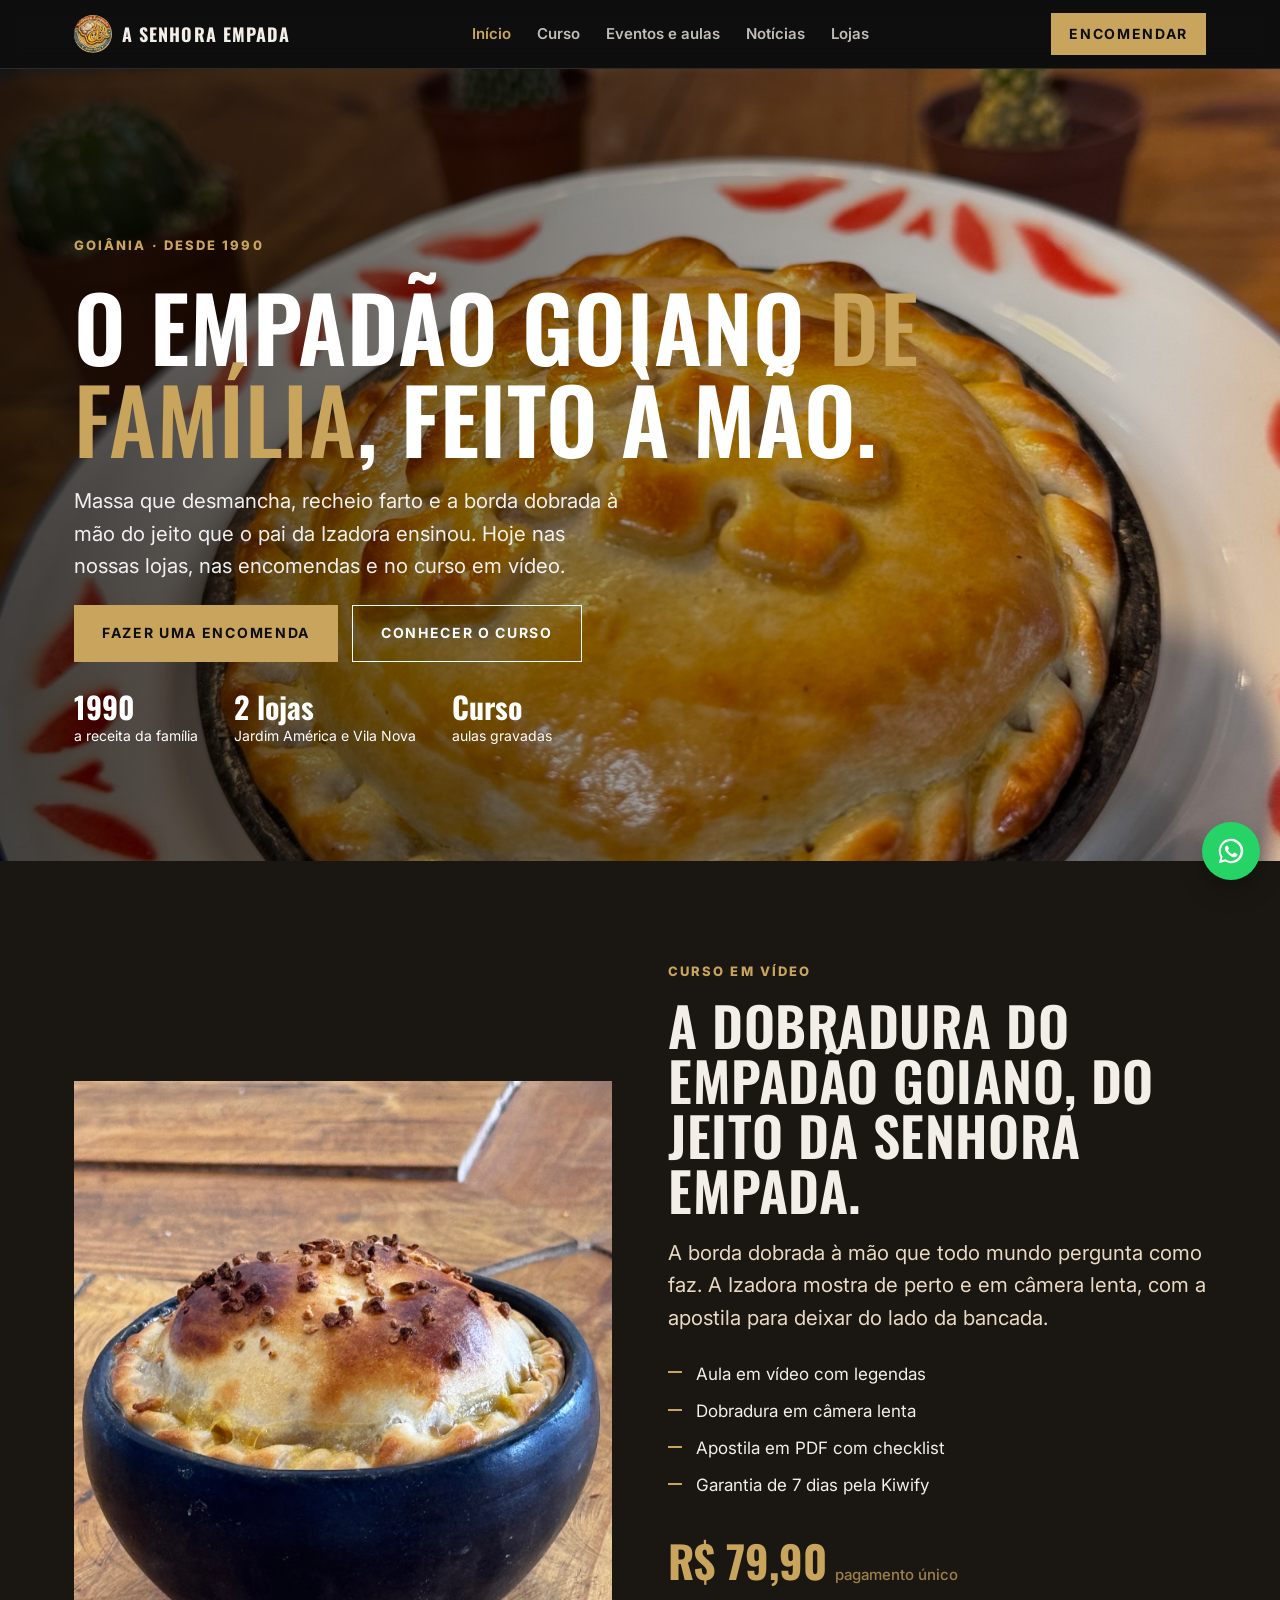
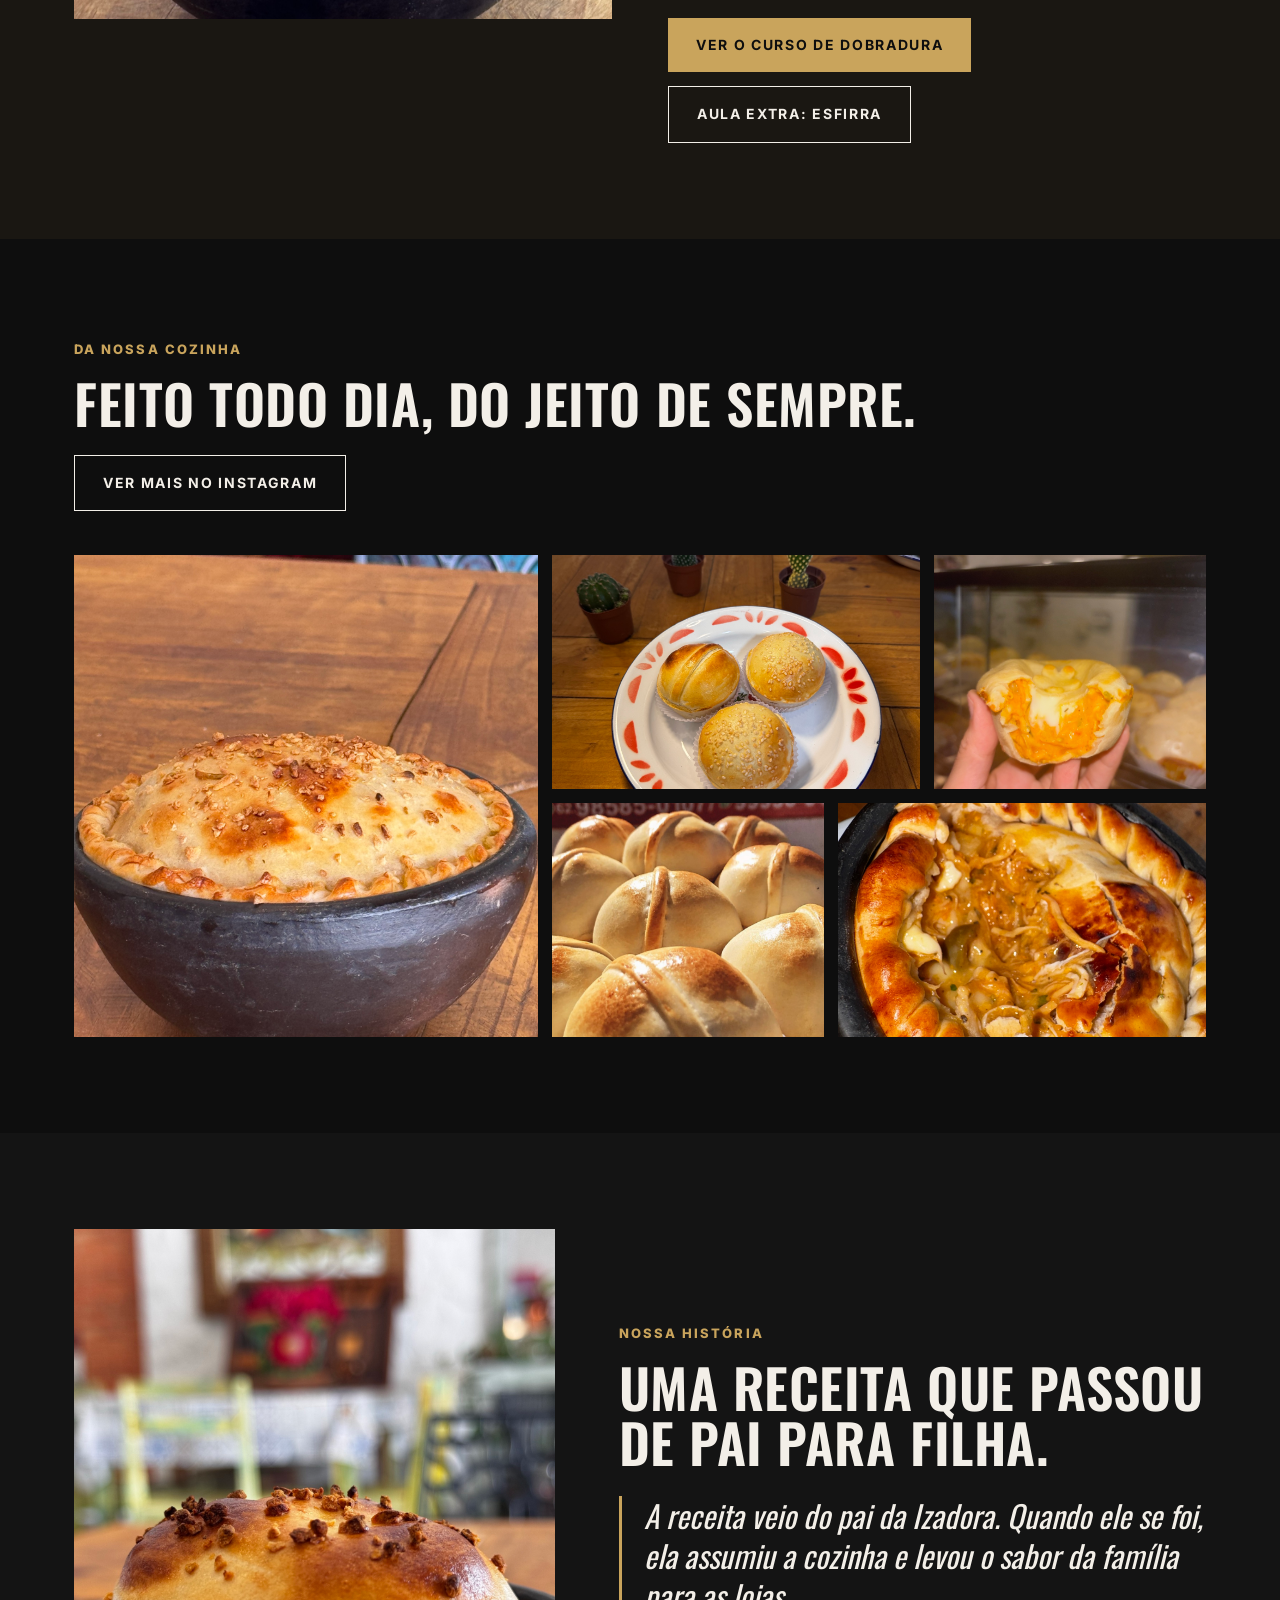
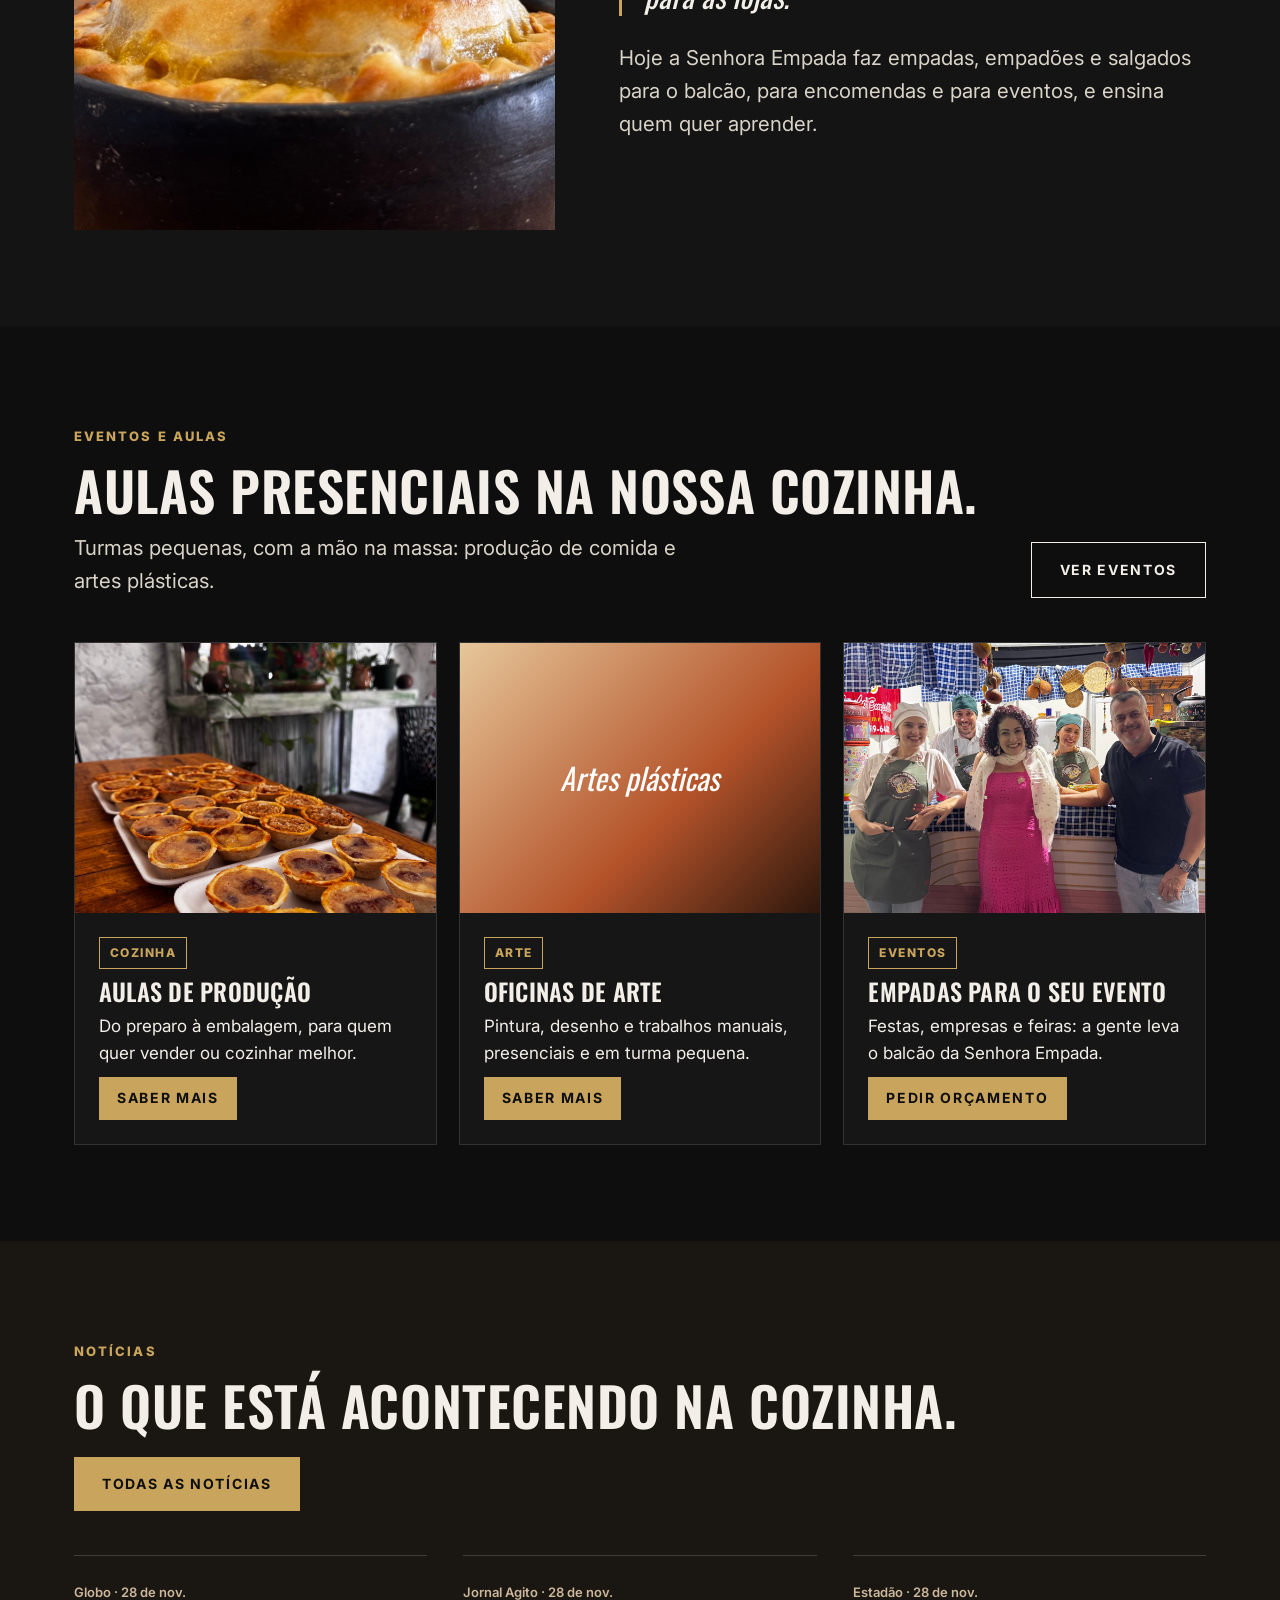
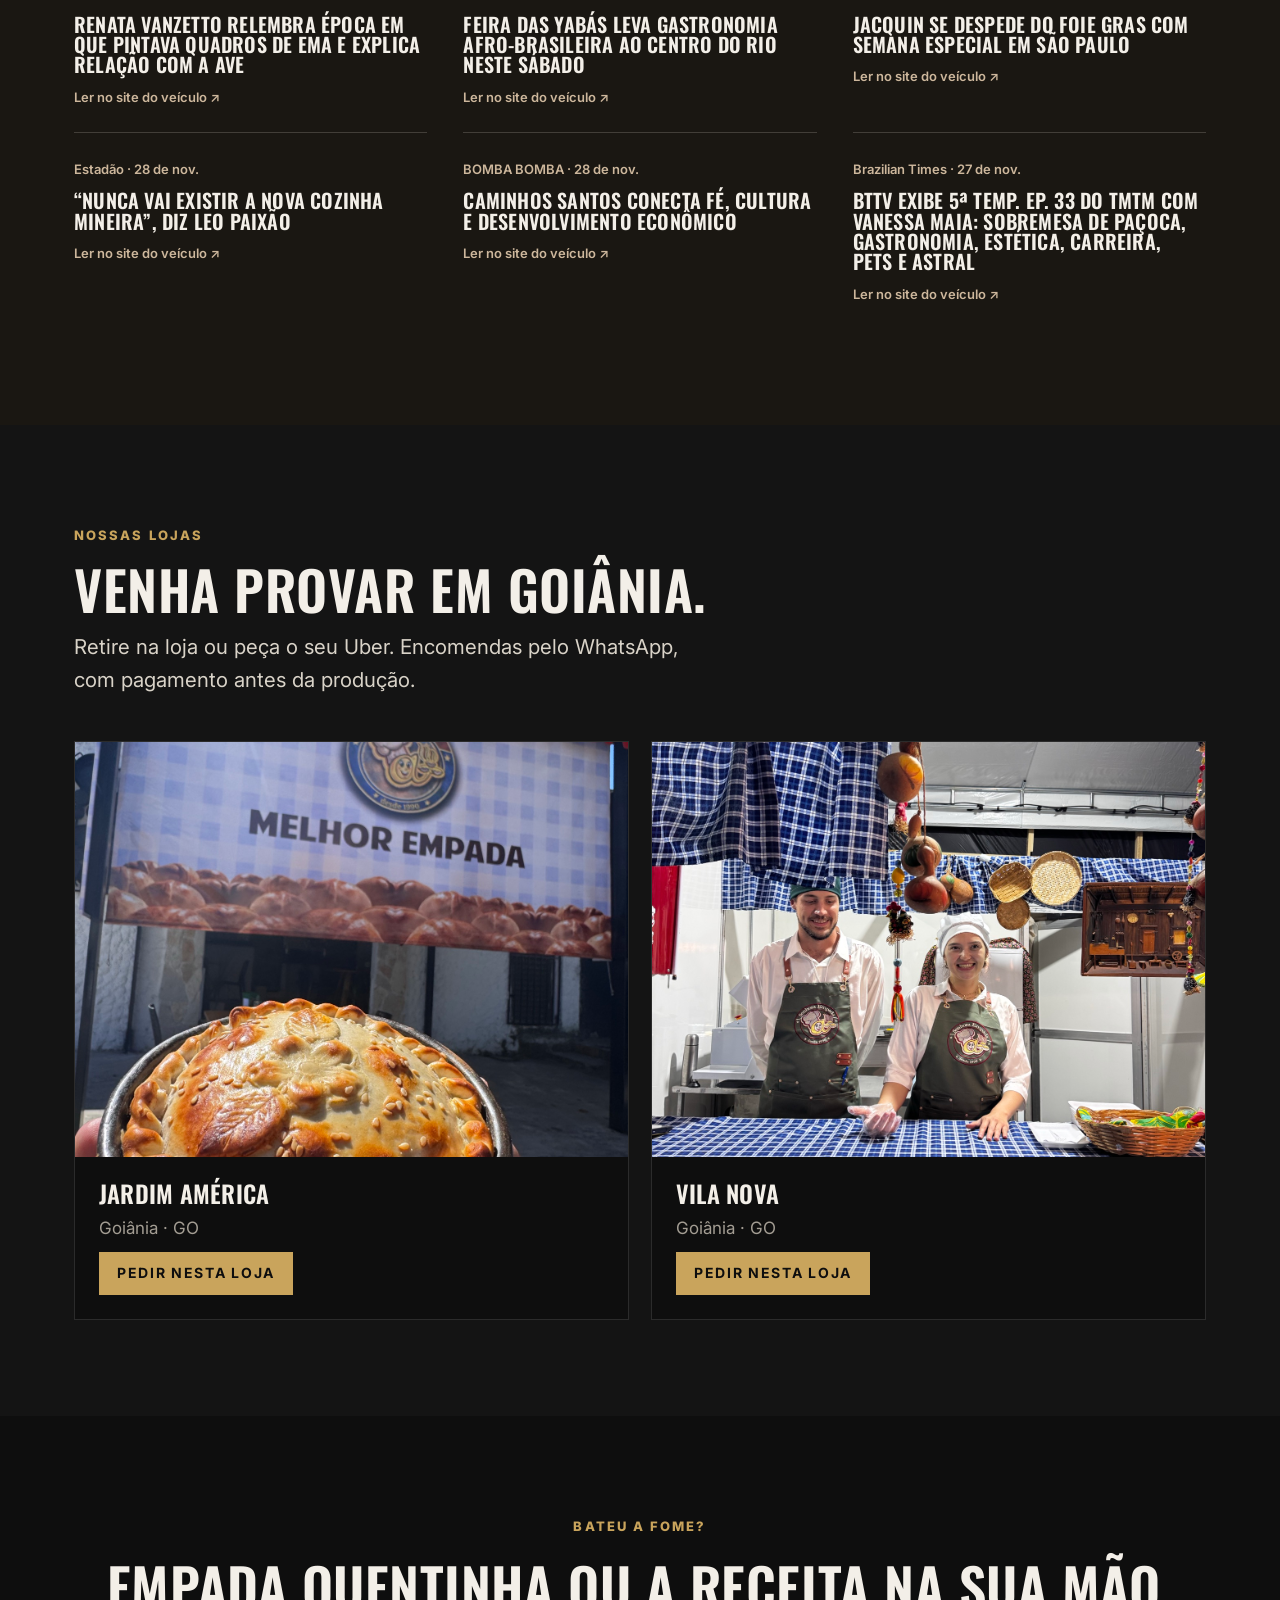
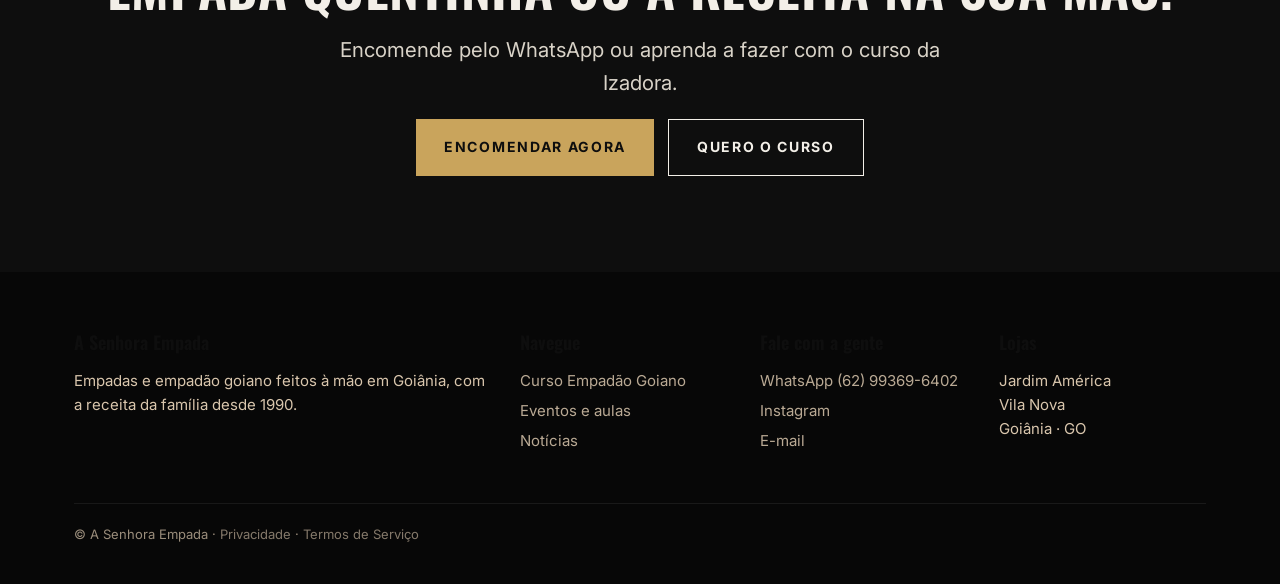
<file: index.html>
<!doctype html>
<html lang="pt-BR">
<head>
<meta charset="utf-8">
<meta name="viewport" content="width=device-width,initial-scale=1">
<title>A Senhora Empada · Empadão goiano desde 1990</title>
<meta name="description" content="Empadas e empadão goiano feitos à mão em Goiânia desde 1990. Encomendas, lojas, eventos e o curso em vídeo da Izadora.">
<meta property="og:title" content="A Senhora Empada · Empadão goiano desde 1990">
<meta property="og:description" content="Empadas e empadão goiano feitos à mão em Goiânia desde 1990. Encomendas, lojas, eventos e o curso em vídeo da Izadora.">
<meta property="og:image" content="https://asenhoraempada.com/img/capa-site.jpg">
<meta property="og:image:width" content="1200">
<meta property="og:image:height" content="630">
<meta property="og:url" content="https://asenhoraempada.com/">
<meta name="twitter:card" content="summary_large_image">
<meta name="theme-color" content="#0e0e0e">
<link rel="icon" href="img/selo.jpg">
<link rel="preconnect" href="https://fonts.googleapis.com"><link rel="preconnect" href="https://fonts.gstatic.com" crossorigin>
<link href="https://fonts.googleapis.com/css2?family=Oswald:wght@500;600&family=Inter:wght@400;500;600;700&display=swap" rel="stylesheet">
<link rel="stylesheet" href="estilo.css">
<script>
!function(f,b,e,v,n,t,s){if(f.fbq)return;n=f.fbq=function(){n.callMethod?
n.callMethod.apply(n,arguments):n.queue.push(arguments)};
if(!f._fbq)f._fbq=n;n.push=n;n.loaded=!0;n.version='2.0';
n.queue=[];t=b.createElement(e);t.async=!0;
t.src=v;s=b.getElementsByTagName(e)[0];
s.parentNode.insertBefore(t,s)}(window, document,'script',
'https://connect.facebook.net/en_US/fbevents.js');
fbq('init', '2345836776151262');
fbq('track', 'PageView');
</script>
</head>
<body>
<header class="topo"><div class="envolve">
  <a class="marca" href=""><img src="img/selo.jpg" alt="">A Senhora Empada</a>
  <nav><button class="abre-menu" aria-label="Abrir menu" onclick="document.querySelector('.menu').classList.toggle('aberto')">☰</button>
  <ul class="menu"><li><a href="" aria-current="page">Início</a></li><li><a href="curso/">Curso</a></li><li><a href="eventos/">Eventos e aulas</a></li><li><a href="noticias/">Notícias</a></li><li><a href="#lojas">Lojas</a></li></ul></nav>
  <a class="botao pequeno" href="https://wa.me/5562993696402?text=Ol%C3%A1%21%20Quero%20fazer%20uma%20encomenda.">Encomendar</a>
</div></header>
<main>

<div class="envolve abertura">
  <div class="texto">
    <span class="sobretitulo">Goiânia · desde 1990</span>
    <h1>O empadão goiano <em class="serif">de família</em>, feito à mão.</h1>
    <p class="lead">Massa que desmancha, recheio farto e a borda dobrada à mão do jeito que o pai da Izadora ensinou. Hoje nas nossas lojas, nas encomendas e no curso em vídeo.</p>
    <div class="acoes">
      <a class="botao" href="https://wa.me/5562993696402?text=Ol%C3%A1%21%20Quero%20fazer%20uma%20encomenda.">Fazer uma encomenda</a>
      <a class="botao claro" href="curso/">Conhecer o curso</a>
    </div>
    <div class="fatos"><div><b>1990</b><span>a receita da família</span></div><div><b>2 lojas</b><span>Jardim América e Vila Nova</span></div><div><b>Curso</b><span>aulas gravadas</span></div></div>
  </div>
  <figure><img src="img/hero.jpg" alt="Empadão goiano dourado servido na panela de barro"><img class="selo" src="img/selo.jpg" alt="Selo A Senhora Empada, desde 1990"></figure>
</div>

<section class="faixa-escura"><div class="envolve curso">
  <img src="img/panela.jpg" alt="Empadão goiano saindo do forno na panela">
  <div>
    <span class="sobretitulo" style="color:var(--ouro)">Curso em vídeo</span>
    <h2 style="margin-top:14px">A dobradura do empadão goiano, do jeito da Senhora Empada.</h2>
    <p class="lead" style="margin-top:18px">A borda dobrada à mão que todo mundo pergunta como faz. A Izadora mostra de perto e em câmera lenta, com a apostila para deixar do lado da bancada.</p>
    <ul><li>Aula em vídeo com legendas</li><li>Dobradura em câmera lenta</li><li>Apostila em PDF com checklist</li><li>Garantia de 7 dias pela Kiwify</li></ul>
    <p class="preco">R$ 79,90<small>pagamento único</small></p>
    <div class="acoes" style="display:flex;gap:14px;flex-wrap:wrap;margin-top:22px">
      <a class="botao" href="curso/">Ver o curso de dobradura</a>
      <a class="botao claro" href="curso/#esfirra">Aula extra: esfirra</a>
    </div>
  </div>
</div></section>

<section><div class="envolve">
  <div class="cabeca"><div><span class="sobretitulo">Da nossa cozinha</span><h2>Feito todo dia, do jeito de sempre.</h2></div>
  <a class="botao claro" href="https://www.instagram.com/asenhoraempadagoianaa/">Ver mais no Instagram</a></div>
  <div class="mosaico">
    <img class="a" src="img/panela-escura.jpg" alt="Empadão goiano dourado na panela de barro">
    <img class="b" src="img/trio.jpg" alt="Três empadas douradas no prato">
    <img class="c" src="img/recheio.jpg" alt="Empada aberta mostrando o recheio">
    <img class="d" src="img/douradas.jpg" alt="Empadas saindo do forno">
    <img class="e" src="img/empadao-aberto.jpg" alt="Empadão com a borda trançada">
  </div>
</div></section>

<section class="faixa-papel"><div class="envolve historia">
  <img src="img/historia.jpg" alt="Empadão goiano servido na panela de barro">
  <div>
    <span class="sobretitulo">Nossa história</span>
    <h2 style="margin-top:14px">Uma receita que passou de pai para filha.</h2>
    <blockquote>A receita veio do pai da Izadora. Quando ele se foi, ela assumiu a cozinha e levou o sabor da família para as lojas.</blockquote>
    <p class="lead">Hoje a Senhora Empada faz empadas, empadões e salgados para o balcão, para encomendas e para eventos, e ensina quem quer aprender.</p>
  </div>
</div></section>

<section><div class="envolve">
  <div class="cabeca"><div><span class="sobretitulo">Eventos e aulas</span><h2>Aulas presenciais na nossa cozinha.</h2>
  <p class="lead">Turmas pequenas, com a mão na massa: produção de comida e artes plásticas.</p></div>
  <a class="botao claro" href="eventos/">Ver eventos</a></div>
  <div class="cartoes">
    <div class="cartao"><img src="img/bandeja.jpg" alt="Bandeja de empadas douradas prontas"><div class="corpo"><span class="etiqueta">Cozinha</span><h3>Aulas de produção</h3><p>Do preparo à embalagem, para quem quer vender ou cozinhar melhor.</p><a class="botao pequeno" href="eventos/">Saber mais</a></div></div>
    <div class="cartao"><div class="arte">Artes plásticas</div><div class="corpo"><span class="etiqueta">Arte</span><h3>Oficinas de arte</h3><p>Pintura, desenho e trabalhos manuais, presenciais e em turma pequena.</p><a class="botao pequeno" href="eventos/">Saber mais</a></div></div>
    <div class="cartao"><img src="img/equipe.jpg" alt="Equipe da Senhora Empada no balcão de um evento"><div class="corpo"><span class="etiqueta">Eventos</span><h3>Empadas para o seu evento</h3><p>Festas, empresas e feiras: a gente leva o balcão da Senhora Empada.</p><a class="botao pequeno" href="https://wa.me/5562993696402?text=Ol%C3%A1%21%20Quero%20or%C3%A7amento%20de%20empadas%20para%20um%20evento.">Pedir orçamento</a></div></div>
  </div>
</div></section>

<section class="faixa-escura"><div class="envolve">
  <div class="cabeca"><div><span class="sobretitulo" style="color:var(--ouro)">Notícias</span><h2>O que está acontecendo na cozinha.</h2></div>
  <a class="botao" href="noticias/">Todas as notícias</a></div>
  <div id="noticias" class="lista-noticias" data-src="noticias/noticias.json" data-max="6"></div>
</div></section>

<section id="lojas" class="faixa-papel"><div class="envolve">
  <div class="cabeca"><div><span class="sobretitulo">Nossas lojas</span><h2>Venha provar em Goiânia.</h2>
  <p class="lead">Retire na loja ou peça o seu Uber. Encomendas pelo WhatsApp, com pagamento antes da produção.</p></div></div>
  <div class="lojas">
    <div class="cartao"><img src="img/fachada.jpg" alt="Fachada da loja A Senhora Empada"><div class="corpo"><h3>Jardim América</h3><p>Goiânia · GO</p><a class="botao pequeno" href="https://wa.me/5562993696402?text=Ol%C3%A1%21%20Quero%20pedir%20na%20loja%20do%20Jardim%20Am%C3%A9rica.">Pedir nesta loja</a></div></div>
    <div class="cartao"><img src="img/balcao.jpg" alt="Balcão da Senhora Empada"><div class="corpo"><h3>Vila Nova</h3><p>Goiânia · GO</p><a class="botao pequeno" href="https://wa.me/5562993696402?text=Ol%C3%A1%21%20Quero%20pedir%20na%20loja%20da%20Vila%20Nova.">Pedir nesta loja</a></div></div>
  </div>
</div></section>

<section><div class="envolve chamada">
  <span class="sobretitulo">Bateu a fome?</span>
  <h2>Empada quentinha ou a receita na sua mão.</h2>
  <p class="lead">Encomende pelo WhatsApp ou aprenda a fazer com o curso da Izadora.</p>
  <div style="display:flex;gap:14px;justify-content:center;flex-wrap:wrap"><a class="botao" href="https://wa.me/5562993696402?text=Ol%C3%A1%21%20Quero%20fazer%20uma%20encomenda.">Encomendar agora</a><a class="botao claro" href="curso/">Quero o curso</a></div>
</div></section>

</main>
<footer class="rodape"><div class="envolve">
  <div><h4>A Senhora Empada</h4><p>Empadas e empadão goiano feitos à mão em Goiânia, com a receita da família desde 1990.</p></div>
  <div><h4>Navegue</h4><a href="curso/">Curso Empadão Goiano</a><a href="eventos/">Eventos e aulas</a><a href="noticias/">Notícias</a></div>
  <div><h4>Fale com a gente</h4><a href="https://wa.me/5562993696402?text=Ol%C3%A1%21%20Vim%20pelo%20site.">WhatsApp (62) 99369-6402</a><a href="https://www.instagram.com/asenhoraempadagoianaa/">Instagram</a><a href="mailto:asenhoraempada1@gmail.com">E-mail</a></div>
  <div><h4>Lojas</h4><p>Jardim América<br>Vila Nova<br>Goiânia · GO</p></div>
  <p class="fim">© A Senhora Empada · <a style="display:inline" href="privacidade.html">Privacidade</a> · <a style="display:inline" href="termos.html">Termos de Serviço</a></p>
</div></footer>
<a class="zap" href="https://wa.me/5562993696402?text=Ol%C3%A1%21%20Vim%20pelo%20site." aria-label="Falar no WhatsApp"><svg viewBox="0 0 32 32" aria-hidden="true"><path d="M16 3a13 13 0 0 0-11.2 19.6L3 29l6.6-1.7A13 13 0 1 0 16 3zm0 23.6c-2 0-4-.6-5.7-1.6l-.4-.2-3.9 1 1-3.8-.3-.4A10.6 10.6 0 1 1 16 26.6zm5.8-7.9c-.3-.2-1.9-.9-2.2-1s-.5-.2-.7.2-.8 1-1 1.2-.4.2-.7 0a8.7 8.7 0 0 1-4.3-3.7c-.3-.6.3-.5.9-1.7.1-.2 0-.4 0-.5l-1-2.4c-.3-.6-.5-.5-.7-.5h-.6a1.2 1.2 0 0 0-.9.4 3.7 3.7 0 0 0-1.1 2.7 6.5 6.5 0 0 0 1.3 3.4 14.6 14.6 0 0 0 5.6 5c2.1.9 2.9 1 4 .8a3.4 3.4 0 0 0 2.2-1.6 2.8 2.8 0 0 0 .2-1.6c-.1-.2-.3-.3-.6-.4z"/></svg></a>
<script>
(function(){
  var alvo=document.getElementById('noticias'); if(!alvo) return;
  var max=+alvo.dataset.max||18;
  function quando(ts){var d=new Date(ts*1000);return d.toLocaleDateString('pt-BR',{day:'2-digit',month:'short'});}
  function esc(t){var d=document.createElement('div');d.textContent=t;return d.innerHTML;}
  fetch(alvo.dataset.src,{cache:'no-cache'}).then(function(r){return r.json()}).then(function(d){
    alvo.innerHTML=d.noticias.slice(0,max).map(function(n){
      return '<a class="noticia" href="'+encodeURI(n.link)+'" target="_blank" rel="noopener">'+
        '<span class="meta">'+esc(n.fonte)+' · '+quando(n.ts)+'</span><h3>'+esc(n.titulo)+'</h3>'+
        '<span class="meta">Ler no site do veículo ↗</span></a>';
    }).join('');
  }).catch(function(){alvo.innerHTML='<p class="vazio">As notícias aparecem aqui em instantes.</p>';});
})();
</script>
</body>
</html>
</file>
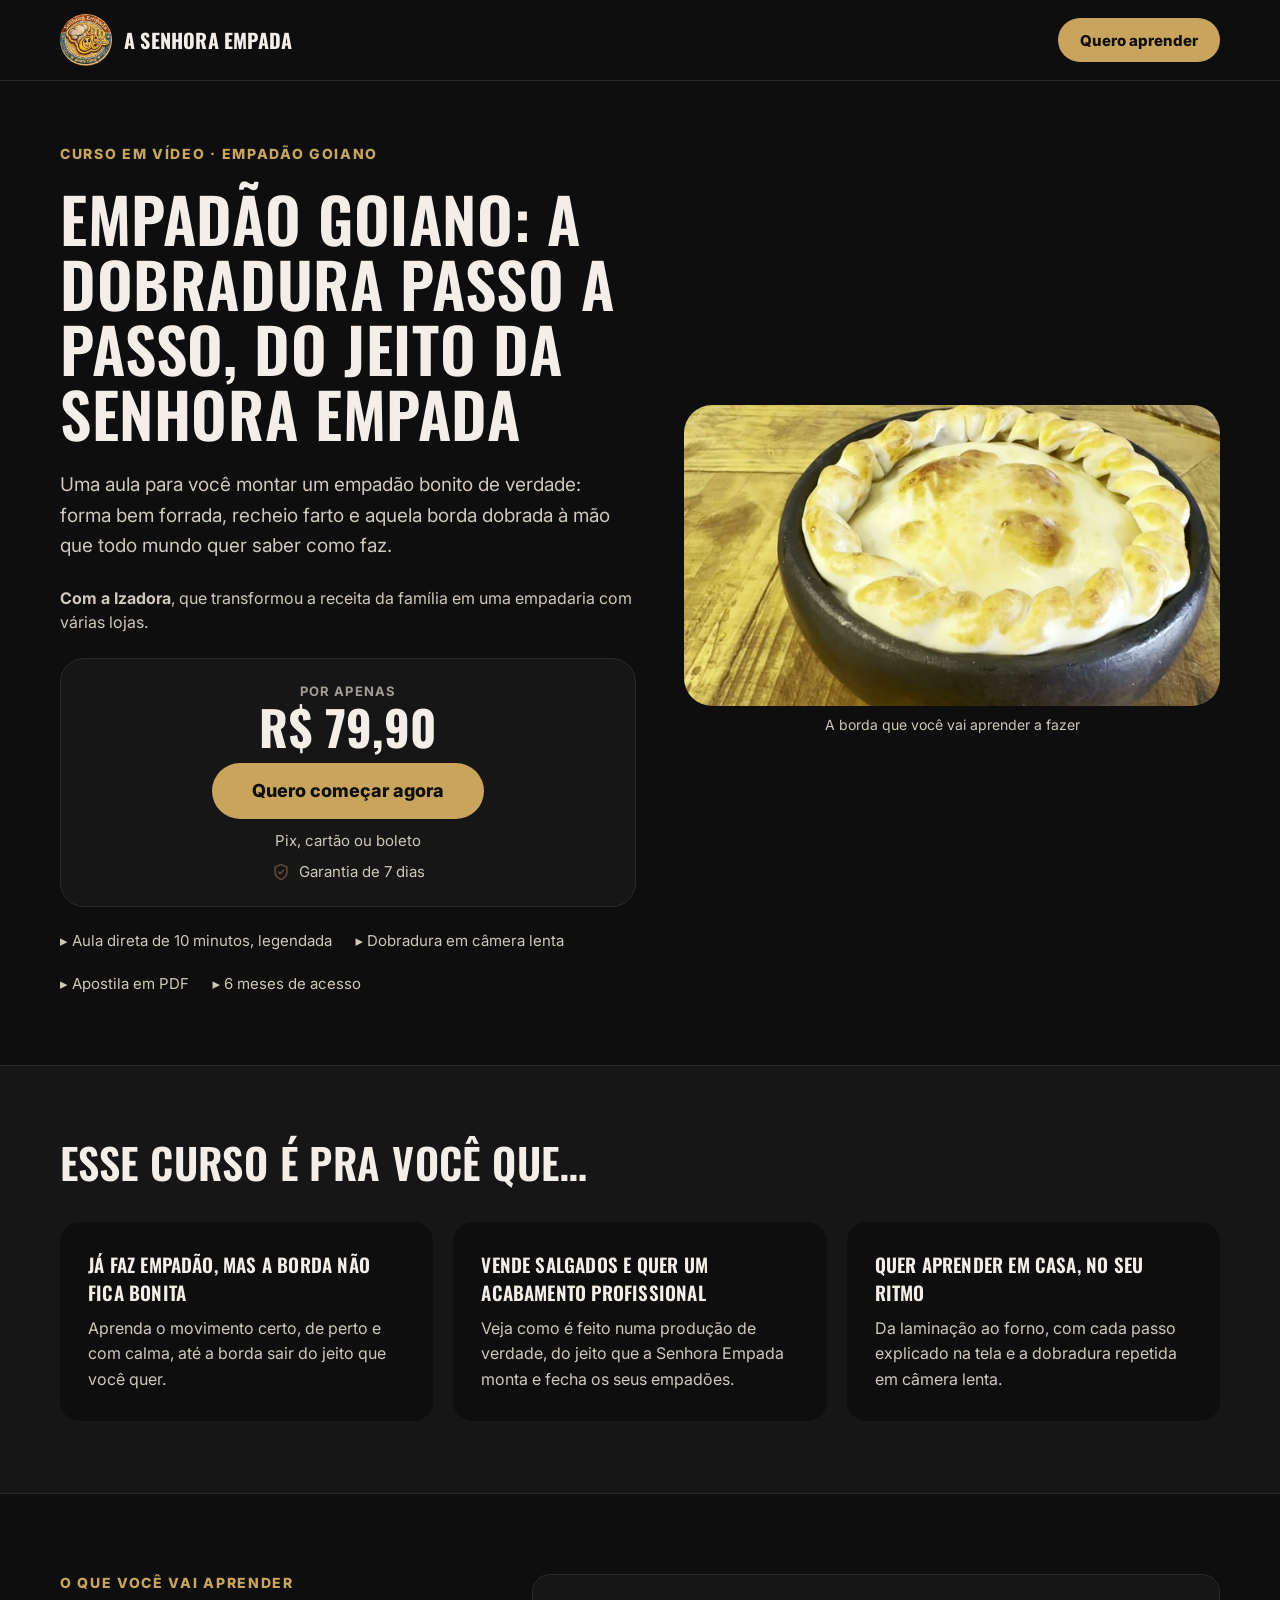
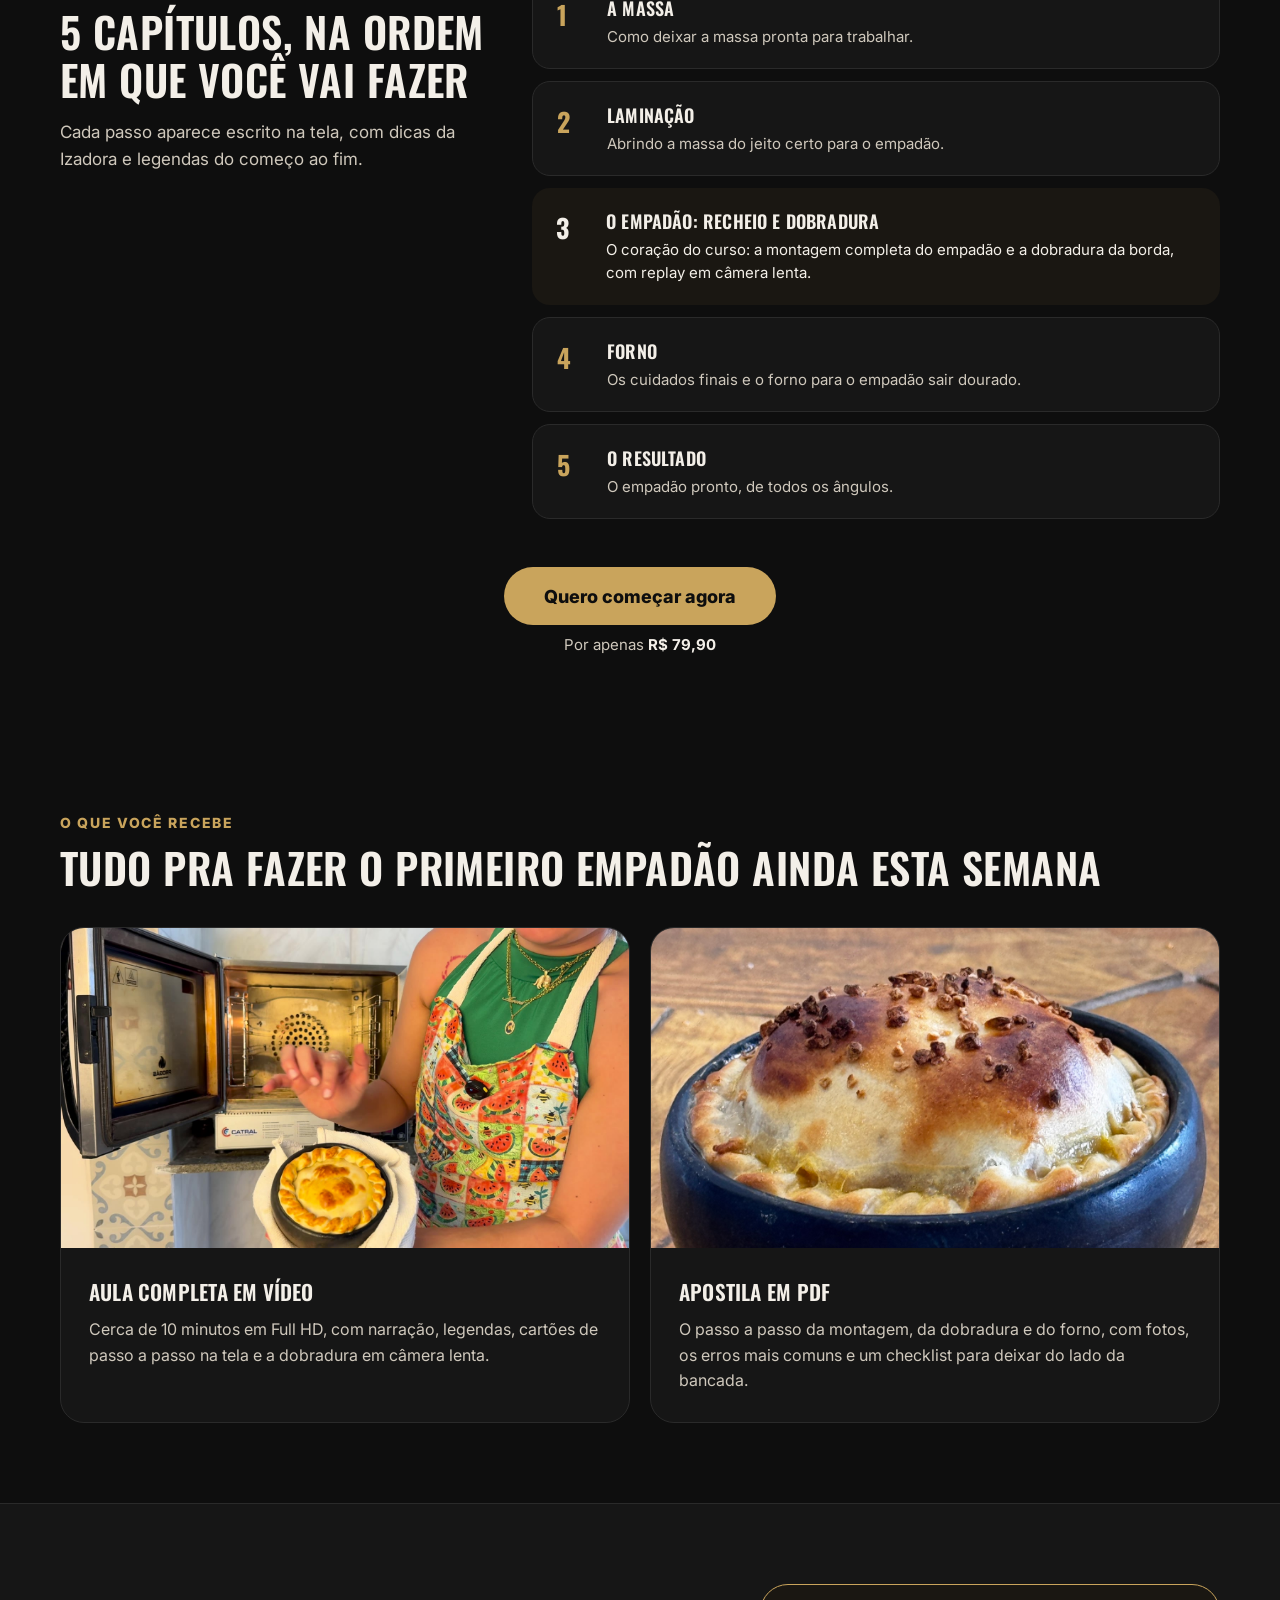
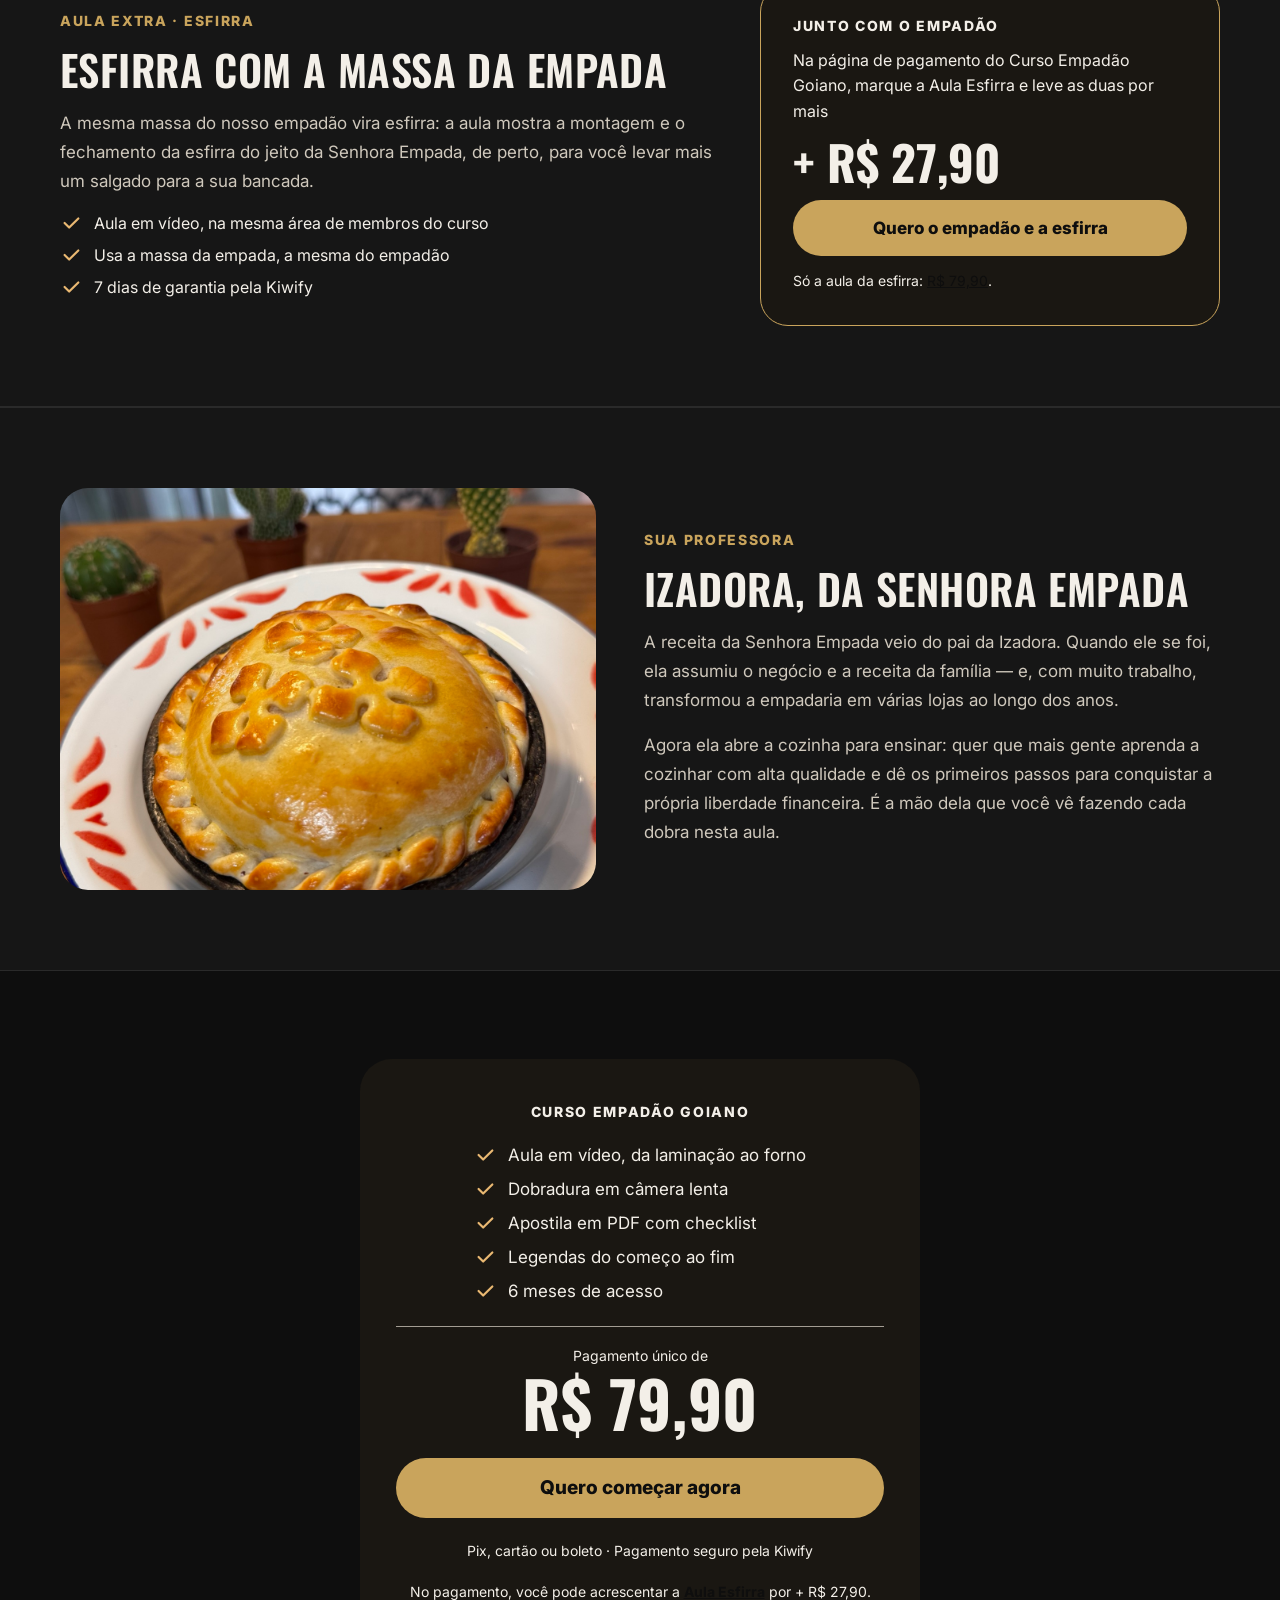
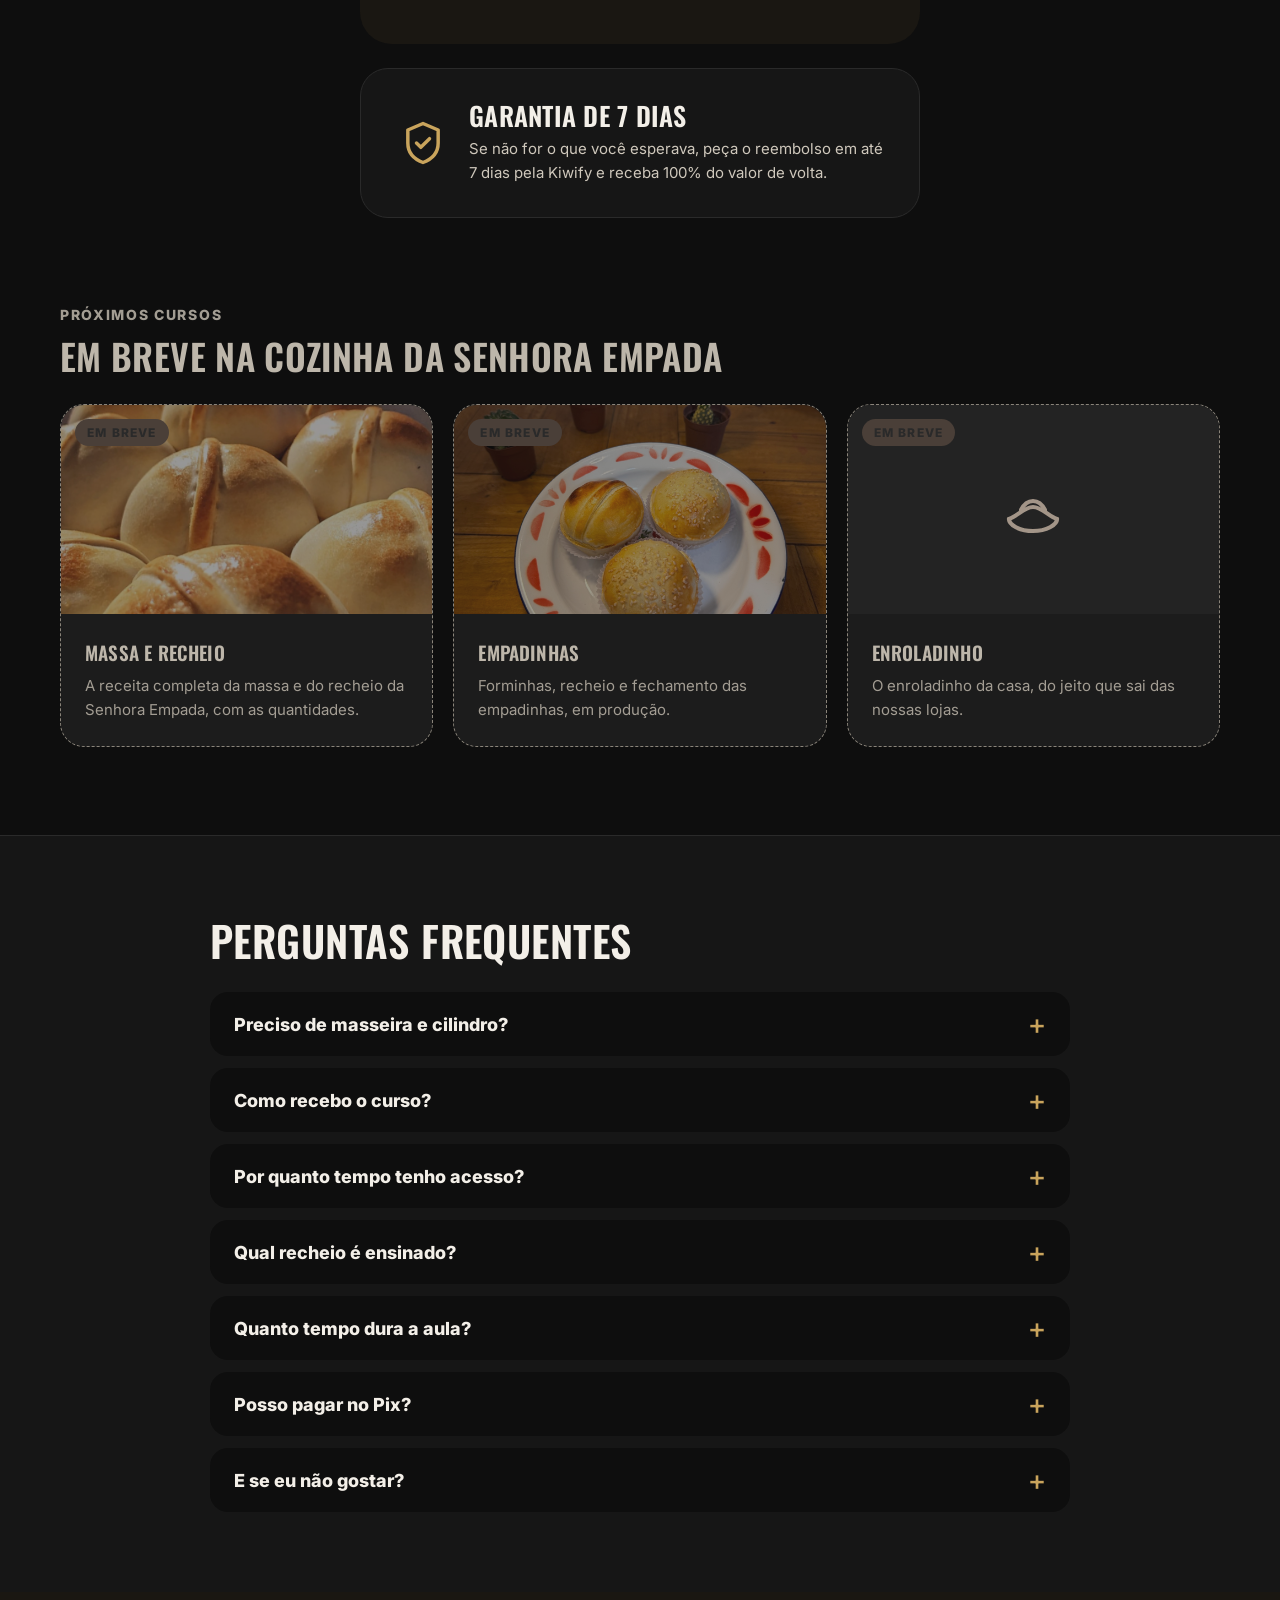
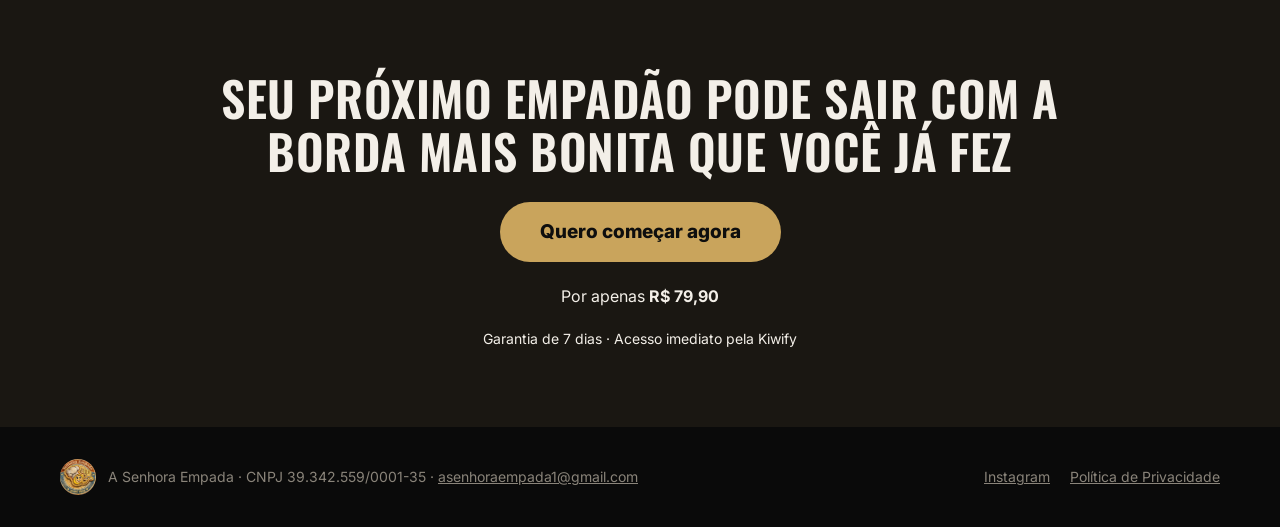
<file: curso/index.html>
<!doctype html>
<html lang="pt-BR">
<head>
<meta charset="utf-8">
<meta name="viewport" content="width=device-width, initial-scale=1">
<title>Curso Empadão Goiano · A Senhora Empada</title>
<meta name="description" content="Aprenda a dobradura do Empadão Goiano passo a passo com a Senhora Empada. Aula em vídeo + apostila em PDF por R$ 79,90.">
<meta property="og:title" content="Curso Empadão Goiano · A Senhora Empada">
<meta property="og:description" content="Aprenda a dobradura do Empadão Goiano passo a passo com a Senhora Empada. Aula em vídeo + apostila em PDF por R$ 79,90.">
<meta property="og:type" content="website">
<meta property="og:image" content="https://asenhoraempada.com/capa.jpg">
<link rel="icon" href="../8af0908ff3555fba31a7554260d81e3b.jpg">

<link rel="preconnect" href="https://fonts.googleapis.com">
<link href="https://fonts.googleapis.com/css2?family=Oswald:wght@500;600&family=Inter:wght@400;500;600;700;800&display=swap" rel="stylesheet">
<style>
body{margin:0;background:#0e0e0e}
a{color:#c9a45c}a:hover{color:#b38c43}
details summary{cursor:pointer;list-style:none}
details summary::-webkit-details-marker{display:none}
details[open] .faq-plus{transform:rotate(45deg)}
.faq-plus{transition:transform .2s}
</style>

<style>img{max-width:100%}</style>
<style>@media (max-width: 880px) { .video-topo { order: -1; } }</style>
<!-- Meta Pixel: Curso Empadão - Site -->
<script>
!function(f,b,e,v,n,t,s){if(f.fbq)return;n=f.fbq=function(){n.callMethod?
n.callMethod.apply(n,arguments):n.queue.push(arguments)};
if(!f._fbq)f._fbq=n;n.push=n;n.loaded=!0;n.version='2.0';
n.queue=[];t=b.createElement(e);t.async=!0;
t.src=v;s=b.getElementsByTagName(e)[0];
s.parentNode.insertBefore(t,s)}(window, document,'script',
'https://connect.facebook.net/en_US/fbevents.js');
fbq('init', '2345836776151262');
fbq('init', '2233339330897372'); // pixel da conta de anúncios da Izadora
fbq('track', 'PageView');
fbq('track', 'ViewContent', {content_name: 'Minicurso Empadão Goiano', value: 79.90, currency: 'BRL'});
// clique em qualquer botao que leva ao checkout da Kiwify: conta so no pixel do site.
// O pixel da campanha recebe o inicio de compra da propria Kiwify, ao abrir o checkout; contar aqui tambem duplicaria.
document.addEventListener('click', function (e) {
  var a = e.target.closest && e.target.closest('a[href*="pay.kiwify"]');
  if (a) fbq('trackSingle', '2345836776151262', 'InitiateCheckout', {content_name: 'Minicurso Empadão Goiano', value: 79.90, currency: 'BRL'});
});
</script>
<noscript><img height="1" width="1" style="display:none" alt=""
src="https://www.facebook.com/tr?id=2345836776151262&ev=PageView&noscript=1"></noscript>
<noscript><img height="1" width="1" style="display:none" alt=""
src="https://www.facebook.com/tr?id=2233339330897372&ev=PageView&noscript=1"></noscript>
<!-- Fim do Meta Pixel -->
<style>
body{font-family:'Inter',system-ui,sans-serif!important;color:#cfc8bc}
a[style*="#c9a45c"],a[style*="#C9A45C"]{color:#0e0e0e!important}
#barra-compra a{color:#0e0e0e!important}
[style*="#1a1712"],[style*="#1a1712"] *:not(a):not(svg):not(path){color:#f3efe8!important}
[style*="#1a1712"] a{color:#0e0e0e!important}
h1,h2,h3{font-family:'Oswald',Impact,sans-serif!important;text-transform:uppercase;letter-spacing:.01em;font-weight:600!important}
</style>
</head>
<body>
<div style="font-family: 'Inter', system-ui, sans-serif; color: #f3efe8; background: #0e0e0e; width: 100%; min-height: 100%">

<header style="background: #0e0e0e; border-bottom: 1px solid #2a2a2a">
<div style="max-width: 1160px; margin: 0 auto; padding: 14px 24px; display: flex; align-items: center; justify-content: space-between; gap: 16px; flex-wrap: wrap">
<div style="display: flex; align-items: center; gap: 12px">
<img src="../8af0908ff3555fba31a7554260d81e3b.jpg" alt="Logo A Senhora Empada" style="width: 52px; height: 52px; border-radius: 50%; object-fit: cover">
<span style="font-family: 'Oswald', Impact, sans-serif; text-transform: uppercase; letter-spacing: .01em; font-weight: 700; font-size: 20px">A Senhora Empada</span>
</div>
<a href="https://pay.kiwify.com.br/DZp70lK" style="display: inline-flex; align-items: center; min-height: 44px; padding: 0 22px; border-radius: 999px; background: #c9a45c; color: #ffffff; font-weight: 800; font-size: 15px; text-decoration: none">Quero aprender</a>
</div>
</header>

<section style="max-width: 1160px; margin: 0 auto; padding: 64px 24px 72px; display: flex; flex-wrap: wrap; gap: 48px; align-items: center">
<div style="flex: 1 1 460px; min-width: 0; display: flex; flex-direction: column; gap: 24px">
<p style="margin: 0; font-weight: 800; font-size: 14px; letter-spacing: 0.12em; text-transform: uppercase; color: #c9a45c">Curso em vídeo · Empadão Goiano</p>
<h1 style="margin: 0; font-family: 'Oswald', Impact, sans-serif; text-transform: uppercase; letter-spacing: .01em; font-weight: 700; font-size: clamp(40px, 5vw, 62px); line-height: 1.05">Empadão Goiano: a dobradura passo a passo, do jeito da Senhora Empada</h1>
<p style="margin: 0; font-size: 19px; line-height: 1.6; color: #cfc8bc">Uma aula para você montar um empadão bonito de verdade: forma bem forrada, recheio farto e aquela borda dobrada à mão que todo mundo quer saber como faz.</p>
<p style="margin: 0; font-size: 16px; line-height: 1.5; color: #cfc8bc"><strong>Com a Izadora</strong>, que transformou a receita da família em uma empadaria com várias lojas.</p>
<div style="display: flex; flex-direction: column; align-items: center; gap: 12px; text-align: center; background: #161616; border: 1px solid #2a2a2a; border-radius: 24px; padding: 24px 20px">
<div style="display: flex; flex-direction: column; align-items: center; gap: 4px">
<span style="font-size: 13px; color: #a39d93; letter-spacing: 0.08em; text-transform: uppercase; font-weight: 700">Por apenas</span>
<span style="font-family: 'Oswald', Impact, sans-serif; text-transform: uppercase; letter-spacing: .01em; font-weight: 700; font-size: 48px; line-height: 1; color: #f3efe8">R$ 79,90</span>
</div>
<a href="https://pay.kiwify.com.br/DZp70lK" style="display: inline-flex; align-items: center; justify-content: center; min-height: 56px; padding: 0 40px; border-radius: 999px; background: #c9a45c; color: #ffffff; font-weight: 800; font-size: 18px; text-decoration: none">Quero começar agora</a>
<span style="font-size: 15px; color: #cfc8bc">Pix, cartão ou boleto</span>
<span style="display: inline-flex; align-items: center; gap: 8px; font-size: 15px; color: #cfc8bc">
<svg width="20" height="20" viewBox="0 0 24 24" fill="none" stroke="#5E4636" stroke-width="2" stroke-linecap="round" stroke-linejoin="round" aria-hidden="true"><path d="M12 3l7 3v6c0 4.5-3 7.5-7 9-4-1.5-7-4.5-7-9V6z"></path><path d="M9 12l2 2 4-4"></path></svg>
Garantia de 7 dias
</span>
</div>
<div style="display: flex; flex-wrap: wrap; gap: 24px; font-size: 15px; color: #cfc8bc">
<span>▸ Aula direta de 10 minutos, legendada</span>
<span>▸ Dobradura em câmera lenta</span>
<span>▸ Apostila em PDF</span>
<span>▸ 6 meses de acesso</span>
</div>
</div>
<div class="video-topo" style="flex: 1 1 420px; min-width: 0">
<figure style="margin: 0; display: flex; flex-direction: column; gap: 10px">
<video src="../teaser.mp4" poster="../teaser-capa.jpg" autoplay muted loop playsinline preload="metadata" aria-label="O empadão com a borda dobrada à mão, pronto" style="width: 100%; aspect-ratio: 16 / 9; object-fit: cover; border-radius: 28px; display: block; background: #1a1712"></video>
<figcaption style="font-size: 14px; color: #cfc8bc; text-align: center">A borda que você vai aprender a fazer</figcaption>
</figure>
</div>
</section>

<section style="background: #161616; border-top: 1px solid #2a2a2a; border-bottom: 1px solid #2a2a2a">
<div style="max-width: 1160px; margin: 0 auto; padding: 72px 24px; display: flex; flex-direction: column; gap: 36px">
<h2 style="margin: 0; font-family: 'Oswald', Impact, sans-serif; text-transform: uppercase; letter-spacing: .01em; font-size: clamp(30px, 3.4vw, 42px); line-height: 1.15; max-width: 720px">Esse curso é pra você que…</h2>
<div style="display: grid; grid-template-columns: repeat(auto-fit, minmax(260px, 1fr)); gap: 20px">
<div style="background: #0e0e0e; border-radius: 20px; padding: 28px; display: flex; flex-direction: column; gap: 10px">
<h3 style="margin: 0; font-size: 19px; font-weight: 800">Já faz empadão, mas a borda não fica bonita</h3>
<p style="margin: 0; font-size: 16px; line-height: 1.6; color: #cfc8bc">Aprenda o movimento certo, de perto e com calma, até a borda sair do jeito que você quer.</p>
</div>
<div style="background: #0e0e0e; border-radius: 20px; padding: 28px; display: flex; flex-direction: column; gap: 10px">
<h3 style="margin: 0; font-size: 19px; font-weight: 800">Vende salgados e quer um acabamento profissional</h3>
<p style="margin: 0; font-size: 16px; line-height: 1.6; color: #cfc8bc">Veja como é feito numa produção de verdade, do jeito que a Senhora Empada monta e fecha os seus empadões.</p>
</div>
<div style="background: #0e0e0e; border-radius: 20px; padding: 28px; display: flex; flex-direction: column; gap: 10px">
<h3 style="margin: 0; font-size: 19px; font-weight: 800">Quer aprender em casa, no seu ritmo</h3>
<p style="margin: 0; font-size: 16px; line-height: 1.6; color: #cfc8bc">Da laminação ao forno, com cada passo explicado na tela e a dobradura repetida em câmera lenta.</p>
</div>
</div>
</div>
</section>

<section style="max-width: 1160px; margin: 0 auto; padding: 80px 24px; display: flex; flex-wrap: wrap; gap: 48px">
<div style="flex: 1 1 340px; min-width: 0; display: flex; flex-direction: column; gap: 16px">
<p style="margin: 0; font-weight: 800; font-size: 14px; letter-spacing: 0.12em; text-transform: uppercase; color: #c9a45c">O que você vai aprender</p>
<h2 style="margin: 0; font-family: 'Oswald', Impact, sans-serif; text-transform: uppercase; letter-spacing: .01em; font-size: clamp(30px, 3.4vw, 42px); line-height: 1.15">5 capítulos, na ordem em que você vai fazer</h2>
<p style="margin: 0; font-size: 17px; line-height: 1.6; color: #cfc8bc">Cada passo aparece escrito na tela, com dicas da Izadora e legendas do começo ao fim.</p>
</div>
<ol style="flex: 2 1 520px; min-width: 0; margin: 0; padding: 0; list-style: none; display: flex; flex-direction: column; gap: 12px">
<li style="display: flex; gap: 18px; align-items: flex-start; background: #161616; border: 1px solid #2a2a2a; border-radius: 18px; padding: 20px 24px">
<span style="font-family: 'Oswald', Impact, sans-serif; text-transform: uppercase; letter-spacing: .01em; font-weight: 700; font-size: 26px; color: #c9a45c; min-width: 32px">1</span>
<div><h3 style="margin: 0 0 4px; font-size: 18px; font-weight: 800">A massa</h3><p style="margin: 0; font-size: 15px; line-height: 1.55; color: #cfc8bc">Como deixar a massa pronta para trabalhar.</p></div>
</li>
<li style="display: flex; gap: 18px; align-items: flex-start; background: #161616; border: 1px solid #2a2a2a; border-radius: 18px; padding: 20px 24px">
<span style="font-family: 'Oswald', Impact, sans-serif; text-transform: uppercase; letter-spacing: .01em; font-weight: 700; font-size: 26px; color: #c9a45c; min-width: 32px">2</span>
<div><h3 style="margin: 0 0 4px; font-size: 18px; font-weight: 800">Laminação</h3><p style="margin: 0; font-size: 15px; line-height: 1.55; color: #cfc8bc">Abrindo a massa do jeito certo para o empadão.</p></div>
</li>
<li style="display: flex; gap: 18px; align-items: flex-start; background: #1a1712; border-radius: 18px; padding: 20px 24px; color: #0e0e0e">
<span style="font-family: 'Oswald', Impact, sans-serif; text-transform: uppercase; letter-spacing: .01em; font-weight: 700; font-size: 26px; color: #c9a45c; min-width: 32px">3</span>
<div><h3 style="margin: 0 0 4px; font-size: 18px; font-weight: 800">O empadão: recheio e dobradura</h3><p style="margin: 0; font-size: 15px; line-height: 1.55; color: #3a352c">O coração do curso: a montagem completa do empadão e a dobradura da borda, com replay em câmera lenta.</p></div>
</li>
<li style="display: flex; gap: 18px; align-items: flex-start; background: #161616; border: 1px solid #2a2a2a; border-radius: 18px; padding: 20px 24px">
<span style="font-family: 'Oswald', Impact, sans-serif; text-transform: uppercase; letter-spacing: .01em; font-weight: 700; font-size: 26px; color: #c9a45c; min-width: 32px">4</span>
<div><h3 style="margin: 0 0 4px; font-size: 18px; font-weight: 800">Forno</h3><p style="margin: 0; font-size: 15px; line-height: 1.55; color: #cfc8bc">Os cuidados finais e o forno para o empadão sair dourado.</p></div>
</li>
<li style="display: flex; gap: 18px; align-items: flex-start; background: #161616; border: 1px solid #2a2a2a; border-radius: 18px; padding: 20px 24px">
<span style="font-family: 'Oswald', Impact, sans-serif; text-transform: uppercase; letter-spacing: .01em; font-weight: 700; font-size: 26px; color: #c9a45c; min-width: 32px">5</span>
<div><h3 style="margin: 0 0 4px; font-size: 18px; font-weight: 800">O resultado</h3><p style="margin: 0; font-size: 15px; line-height: 1.55; color: #cfc8bc">O empadão pronto, de todos os ângulos.</p></div>
</li>
</ol>
</section>

<div style="max-width: 1160px; margin: -32px auto 0; padding: 0 24px 80px; display: flex; flex-direction: column; align-items: center; gap: 10px; text-align: center">
<a href="https://pay.kiwify.com.br/DZp70lK" style="display: inline-flex; align-items: center; justify-content: center; min-height: 58px; padding: 0 40px; border-radius: 999px; background: #c9a45c; color: #ffffff; font-weight: 800; font-size: 18px; text-decoration: none">Quero começar agora</a>
<span style="font-size: 15px; color: #cfc8bc">Por apenas <strong style="color: #f3efe8">R$ 79,90</strong></span>
</div>



<section style="max-width: 1160px; margin: 0 auto; padding: 80px 24px; display: flex; flex-direction: column; gap: 36px">
<div style="display: flex; flex-direction: column; gap: 12px">
<p style="margin: 0; font-weight: 800; font-size: 14px; letter-spacing: 0.12em; text-transform: uppercase; color: #c9a45c">O que você recebe</p>
<h2 style="margin: 0; font-family: 'Oswald', Impact, sans-serif; text-transform: uppercase; letter-spacing: .01em; font-size: clamp(30px, 3.4vw, 42px); line-height: 1.15">Tudo pra fazer o primeiro empadão ainda esta semana</h2>
</div>
<div style="display: grid; grid-template-columns: repeat(auto-fit, minmax(300px, 1fr)); gap: 20px">
<div style="background: #161616; border: 1px solid #2a2a2a; border-radius: 24px; overflow: hidden; display: flex; flex-direction: column">
<img src="../36023c502fd8059afc4d418bd94dae25.jpg" alt="Empadão saindo do forno" style="width: 100%; aspect-ratio: 16 / 9; object-fit: cover; display: block">
<div style="padding: 28px; display: flex; flex-direction: column; gap: 10px">
<h3 style="margin: 0; font-size: 21px; font-weight: 800">Aula completa em vídeo</h3>
<p style="margin: 0; font-size: 16px; line-height: 1.6; color: #cfc8bc">Cerca de 10 minutos em Full HD, com narração, legendas, cartões de passo a passo na tela e a dobradura em câmera lenta.</p>
</div>
</div>
<div style="background: #161616; border: 1px solid #2a2a2a; border-radius: 24px; overflow: hidden; display: flex; flex-direction: column">
<img src="../img/panela.jpg" alt="Empadão goiano pronto, saindo do forno" style="width: 100%; aspect-ratio: 16 / 9; object-fit: cover; display: block">
<div style="padding: 28px; display: flex; flex-direction: column; gap: 10px">
<h3 style="margin: 0; font-size: 21px; font-weight: 800">Apostila em PDF</h3>
<p style="margin: 0; font-size: 16px; line-height: 1.6; color: #cfc8bc">O passo a passo da montagem, da dobradura e do forno, com fotos, os erros mais comuns e um checklist para deixar do lado da bancada.</p>
</div>
</div>
</div>
</section>

<section id="esfirra" style="background: #161616; border-top: 1px solid #2a2a2a; border-bottom: 1px solid #2a2a2a">
<div style="max-width: 1160px; margin: 0 auto; padding: 80px 24px; display: flex; flex-wrap: wrap; gap: 40px; align-items: center">
<div style="flex: 1 1 420px; display: flex; flex-direction: column; gap: 16px">
<p style="margin: 0; font-weight: 800; font-size: 14px; letter-spacing: 0.12em; text-transform: uppercase; color: #c9a45c">Aula extra · Esfirra</p>
<h2 style="margin: 0; font-family: 'Oswald', Impact, sans-serif; text-transform: uppercase; letter-spacing: .01em; font-size: clamp(30px, 3.4vw, 42px); line-height: 1.15">Esfirra com a massa da empada</h2>
<p style="margin: 0; font-size: 17px; line-height: 1.7; color: #cfc8bc">A mesma massa do nosso empadão vira esfirra: a aula mostra a montagem e o fechamento da esfirra do jeito da Senhora Empada, de perto, para você levar mais um salgado para a sua bancada.</p>
<ul style="margin: 0; padding: 0; list-style: none; display: flex; flex-direction: column; gap: 10px; font-size: 16px">
<li style="display: flex; gap: 12px; align-items: center"><svg width="22" height="22" viewBox="0 0 24 24" fill="none" stroke="#E9B872" stroke-width="2.4" stroke-linecap="round" stroke-linejoin="round" aria-hidden="true"><path d="M5 12l5 5L20 7"></path></svg>Aula em vídeo, na mesma área de membros do curso</li>
<li style="display: flex; gap: 12px; align-items: center"><svg width="22" height="22" viewBox="0 0 24 24" fill="none" stroke="#E9B872" stroke-width="2.4" stroke-linecap="round" stroke-linejoin="round" aria-hidden="true"><path d="M5 12l5 5L20 7"></path></svg>Usa a massa da empada, a mesma do empadão</li>
<li style="display: flex; gap: 12px; align-items: center"><svg width="22" height="22" viewBox="0 0 24 24" fill="none" stroke="#E9B872" stroke-width="2.4" stroke-linecap="round" stroke-linejoin="round" aria-hidden="true"><path d="M5 12l5 5L20 7"></path></svg>7 dias de garantia pela Kiwify</li>
</ul>
</div>
<div style="flex: 1 1 320px; max-width: 460px; background: #1a1712; border: 1px solid #c9a45c; border-radius: 28px; padding: 32px; display: flex; flex-direction: column; gap: 14px; box-sizing: border-box">
<p style="margin: 0; font-weight: 800; font-size: 14px; letter-spacing: 0.12em; text-transform: uppercase; color: #c9a45c">Junto com o empadão</p>
<p style="margin: 0; font-size: 16px; line-height: 1.6; color: #f3efe8">Na página de pagamento do Curso Empadão Goiano, marque a Aula Esfirra e leve as duas por mais</p>
<span style="font-family: 'Oswald', Impact, sans-serif; font-weight: 700; font-size: 48px; line-height: 1; color: #f3efe8">+ R$ 27,90</span>
<a href="https://pay.kiwify.com.br/DZp70lK" style="display: flex; align-items: center; justify-content: center; min-height: 56px; border-radius: 999px; background: #c9a45c; color: #ffffff; font-weight: 800; font-size: 17px; text-decoration: none">Quero o empadão e a esfirra</a>
<p style="margin: 0; font-size: 14px; line-height: 1.6; color: #cfc8bc">Só a aula da esfirra: <a href="https://pay.kiwify.com.br/9Zct1L8" style="color: #c9a45c">R$ 79,90</a>.</p>
</div>
</div>
</section>

<section style="background: #161616; border-top: 1px solid #2a2a2a; border-bottom: 1px solid #2a2a2a">
<div style="max-width: 1160px; margin: 0 auto; padding: 80px 24px; display: flex; flex-wrap: wrap; gap: 48px; align-items: center">
<div style="flex: 1 1 380px; min-width: 0">
<img src="../img/hero.jpg" alt="Empadão goiano servido na mesa" style="width: 100%; aspect-ratio: 4 / 3; object-fit: cover; border-radius: 28px; display: block">
</div>
<div style="flex: 1 1 420px; min-width: 0; display: flex; flex-direction: column; gap: 16px">
<p style="margin: 0; font-weight: 800; font-size: 14px; letter-spacing: 0.12em; text-transform: uppercase; color: #c9a45c">Sua professora</p>
<h2 style="margin: 0; font-family: 'Oswald', Impact, sans-serif; text-transform: uppercase; letter-spacing: .01em; font-size: clamp(30px, 3.4vw, 42px); line-height: 1.15">Izadora, da Senhora Empada</h2>
<p style="margin: 0; font-size: 17px; line-height: 1.7; color: #cfc8bc">A receita da Senhora Empada veio do pai da Izadora. Quando ele se foi, ela assumiu o negócio e a receita da família — e, com muito trabalho, transformou a empadaria em várias lojas ao longo dos anos.</p>
<p style="margin: 0; font-size: 17px; line-height: 1.7; color: #cfc8bc">Agora ela abre a cozinha para ensinar: quer que mais gente aprenda a cozinhar com alta qualidade e dê os primeiros passos para conquistar a própria liberdade financeira. É a mão dela que você vê fazendo cada dobra nesta aula.</p>
</div>
</div>
</section>

<section id="oferta" style="max-width: 1160px; margin: 0 auto; padding: 88px 24px; display: flex; flex-direction: column; align-items: center; gap: 24px">
<div style="width: 100%; max-width: 560px; background: #1a1712; color: #0e0e0e; border-radius: 32px; padding: 44px 36px; display: flex; flex-direction: column; align-items: center; gap: 24px; text-align: center; box-sizing: border-box">
<p style="margin: 0; font-weight: 800; font-size: 14px; letter-spacing: 0.12em; text-transform: uppercase; color: #c9a45c">Curso Empadão Goiano</p>
<ul style="margin: 0; padding: 0; list-style: none; display: flex; flex-direction: column; gap: 12px; font-size: 17px; text-align: left">
<li style="display: flex; gap: 12px; align-items: center"><svg width="22" height="22" viewBox="0 0 24 24" fill="none" stroke="#E9B872" stroke-width="2.4" stroke-linecap="round" stroke-linejoin="round" aria-hidden="true"><path d="M5 12l5 5L20 7"></path></svg>Aula em vídeo, da laminação ao forno</li>
<li style="display: flex; gap: 12px; align-items: center"><svg width="22" height="22" viewBox="0 0 24 24" fill="none" stroke="#E9B872" stroke-width="2.4" stroke-linecap="round" stroke-linejoin="round" aria-hidden="true"><path d="M5 12l5 5L20 7"></path></svg>Dobradura em câmera lenta</li>
<li style="display: flex; gap: 12px; align-items: center"><svg width="22" height="22" viewBox="0 0 24 24" fill="none" stroke="#E9B872" stroke-width="2.4" stroke-linecap="round" stroke-linejoin="round" aria-hidden="true"><path d="M5 12l5 5L20 7"></path></svg>Apostila em PDF com checklist</li>
<li style="display: flex; gap: 12px; align-items: center"><svg width="22" height="22" viewBox="0 0 24 24" fill="none" stroke="#E9B872" stroke-width="2.4" stroke-linecap="round" stroke-linejoin="round" aria-hidden="true"><path d="M5 12l5 5L20 7"></path></svg>Legendas do começo ao fim</li>
<li style="display: flex; gap: 12px; align-items: center"><svg width="22" height="22" viewBox="0 0 24 24" fill="none" stroke="#E9B872" stroke-width="2.4" stroke-linecap="round" stroke-linejoin="round" aria-hidden="true"><path d="M5 12l5 5L20 7"></path></svg>6 meses de acesso</li>
</ul>
<div style="width: 100%; display: flex; flex-direction: column; align-items: center; gap: 6px; padding-top: 20px; border-top: 1px solid #a39d93">
<span style="font-size: 14px; color: #3a352c">Pagamento único de</span>
<span style="font-family: 'Oswald', Impact, sans-serif; text-transform: uppercase; letter-spacing: .01em; font-weight: 700; font-size: 64px; line-height: 1">R$ 79,90</span>
</div>
<a href="https://pay.kiwify.com.br/DZp70lK" style="width: 100%; display: flex; align-items: center; justify-content: center; min-height: 60px; border-radius: 999px; background: #c9a45c; color: #ffffff; font-weight: 800; font-size: 19px; text-decoration: none">Quero começar agora</a>
<span style="font-size: 14px; color: #3a352c">Pix, cartão ou boleto · Pagamento seguro pela Kiwify</span>
<span style="font-size: 14px; color: #3a352c">No pagamento, você pode acrescentar a <a href="#esfirra" style="color: #8a6a2c; font-weight: 700">Aula Esfirra</a> por + R$ 27,90.</span>
</div>
<div style="width: 100%; max-width: 560px; background: #161616; border: 1px solid #2a2a2a; border-radius: 28px; padding: 32px 36px; display: flex; gap: 20px; align-items: center; box-sizing: border-box">
<svg width="52" height="52" viewBox="0 0 24 24" fill="none" stroke="#C9A45C" stroke-width="1.6" stroke-linecap="round" stroke-linejoin="round" aria-hidden="true" style="flex: 0 0 auto"><path d="M12 3l7 3v6c0 4.5-3 7.5-7 9-4-1.5-7-4.5-7-9V6z"></path><path d="M9 12l2 2 4-4"></path></svg>
<div style="display: flex; flex-direction: column; gap: 6px">
<h2 style="margin: 0; font-family: 'Oswald', Impact, sans-serif; text-transform: uppercase; letter-spacing: .01em; font-size: 26px; line-height: 1.15">Garantia de 7 dias</h2>
<p style="margin: 0; font-size: 15px; line-height: 1.6; color: #cfc8bc">Se não for o que você esperava, peça o reembolso em até 7 dias pela Kiwify e receba 100% do valor de volta.</p>
</div>
</div>
</section>


<section style="max-width: 1160px; margin: 0 auto; padding: 0 24px 88px; display: flex; flex-direction: column; gap: 28px">
<div style="display: flex; flex-direction: column; gap: 12px">
<p style="margin: 0; font-weight: 800; font-size: 14px; letter-spacing: 0.12em; text-transform: uppercase; color: #a39d93">Próximos cursos</p>
<h2 style="margin: 0; font-family: 'Oswald', Impact, sans-serif; text-transform: uppercase; letter-spacing: .01em; font-size: clamp(28px, 3vw, 36px); line-height: 1.15; color: #bdb6aa">Em breve na cozinha da Senhora Empada</h2>
</div>
<div style="display: grid; grid-template-columns: repeat(auto-fit, minmax(260px, 1fr)); gap: 20px">
<div style="background: #1c1c1c; border: 1px dashed #8a847a; border-radius: 24px; overflow: hidden; display: flex; flex-direction: column">
<div style="position: relative">
<img src="../img/douradas.jpg" alt="Empadas douradas prontas" style="width: 100%; aspect-ratio: 16 / 9; object-fit: cover; display: block;  opacity: 0.55">
<span style="position: absolute; top: 14px; left: 14px; background: #4A3F38; color: #2a2a2a; font-size: 12px; font-weight: 800; letter-spacing: 0.1em; text-transform: uppercase; padding: 6px 12px; border-radius: 999px">Em breve</span>
</div>
<div style="padding: 24px; display: flex; flex-direction: column; gap: 8px">
<h3 style="margin: 0; font-size: 19px; font-weight: 800; color: #bdb6aa">Massa e Recheio</h3>
<p style="margin: 0; font-size: 15px; line-height: 1.6; color: #a39d93">A receita completa da massa e do recheio da Senhora Empada, com as quantidades.</p>
</div>
</div>
<div style="background: #1c1c1c; border: 1px dashed #8a847a; border-radius: 24px; overflow: hidden; display: flex; flex-direction: column">
<div style="position: relative">
<img src="../img/trio.jpg" alt="Empadas prontas no prato" style="width: 100%; aspect-ratio: 16 / 9; object-fit: cover; display: block;  opacity: 0.55">
<span style="position: absolute; top: 14px; left: 14px; background: #4A3F38; color: #2a2a2a; font-size: 12px; font-weight: 800; letter-spacing: 0.1em; text-transform: uppercase; padding: 6px 12px; border-radius: 999px">Em breve</span>
</div>
<div style="padding: 24px; display: flex; flex-direction: column; gap: 8px">
<h3 style="margin: 0; font-size: 19px; font-weight: 800; color: #bdb6aa">Empadinhas</h3>
<p style="margin: 0; font-size: 15px; line-height: 1.6; color: #a39d93">Forminhas, recheio e fechamento das empadinhas, em produção.</p>
</div>
</div>
<div style="background: #1c1c1c; border: 1px dashed #8a847a; border-radius: 24px; overflow: hidden; display: flex; flex-direction: column">
<div style="position: relative; aspect-ratio: 16 / 9; display: flex; align-items: center; justify-content: center; background: #232323">
<svg width="72" height="72" viewBox="0 0 24 24" fill="none" stroke="#A39588" stroke-width="1.4" stroke-linecap="round" stroke-linejoin="round" aria-hidden="true"><path d="M4 15c3-1 5-4 8-4s5 3 8 4"></path><path d="M4 15c0 2 3.5 4 8 4s8-2 8-4"></path><path d="M8 12c1-2 2.5-3 4-3s3 1 4 3"></path></svg>
<span style="position: absolute; top: 14px; left: 14px; background: #4A3F38; color: #2a2a2a; font-size: 12px; font-weight: 800; letter-spacing: 0.1em; text-transform: uppercase; padding: 6px 12px; border-radius: 999px">Em breve</span>
</div>
<div style="padding: 24px; display: flex; flex-direction: column; gap: 8px">
<h3 style="margin: 0; font-size: 19px; font-weight: 800; color: #bdb6aa">Enroladinho</h3>
<p style="margin: 0; font-size: 15px; line-height: 1.6; color: #a39d93">O enroladinho da casa, do jeito que sai das nossas lojas.</p>
</div>
</div>
</div>
</section>
<section style="background: #161616; border-top: 1px solid #2a2a2a">
<div style="max-width: 860px; margin: 0 auto; padding: 80px 24px; display: flex; flex-direction: column; gap: 28px">
<h2 style="margin: 0; font-family: 'Oswald', Impact, sans-serif; text-transform: uppercase; letter-spacing: .01em; font-size: clamp(30px, 3.4vw, 42px); line-height: 1.15">Perguntas frequentes</h2>
<div style="display: flex; flex-direction: column; gap: 12px">
<details style="background: #0e0e0e; border-radius: 18px; padding: 0 24px">
<summary style="min-height: 64px; display: flex; align-items: center; justify-content: space-between; gap: 16px; font-size: 18px; font-weight: 800">Preciso de masseira e cilindro?<span class="faq-plus" aria-hidden="true" style="font-size: 28px; color: #c9a45c; font-weight: 500">+</span></summary>
<p style="margin: 0 0 22px; font-size: 16px; line-height: 1.65; color: #cfc8bc">Na aula a massa é batida na masseira e aberta no cilindro, como na nossa produção. Em casa, dá para sovar à mão e abrir com rolo: muda o esforço, não a técnica da dobradura.</p>
</details>
<details style="background: #0e0e0e; border-radius: 18px; padding: 0 24px">
<summary style="min-height: 64px; display: flex; align-items: center; justify-content: space-between; gap: 16px; font-size: 18px; font-weight: 800">Como recebo o curso?<span class="faq-plus" aria-hidden="true" style="font-size: 28px; color: #c9a45c; font-weight: 500">+</span></summary>
<p style="margin: 0 0 22px; font-size: 16px; line-height: 1.65; color: #cfc8bc">Logo após a confirmação do pagamento, a Kiwify envia o acesso para o seu e-mail. A aula e o PDF ficam na área de membros.</p>
</details>
<details style="background: #0e0e0e; border-radius: 18px; padding: 0 24px">
<summary style="min-height: 64px; display: flex; align-items: center; justify-content: space-between; gap: 16px; font-size: 18px; font-weight: 800">Por quanto tempo tenho acesso?<span class="faq-plus" aria-hidden="true" style="font-size: 28px; color: #c9a45c; font-weight: 500">+</span></summary>
<p style="margin: 0 0 22px; font-size: 16px; line-height: 1.65; color: #cfc8bc">Você tem 6 meses de acesso à aula e à apostila, para assistir quantas vezes quiser.</p>
</details>
<details style="background: #0e0e0e; border-radius: 18px; padding: 0 24px">
<summary style="min-height: 64px; display: flex; align-items: center; justify-content: space-between; gap: 16px; font-size: 18px; font-weight: 800">Qual recheio é ensinado?<span class="faq-plus" aria-hidden="true" style="font-size: 28px; color: #c9a45c; font-weight: 500">+</span></summary>
<p style="margin: 0 0 22px; font-size: 16px; line-height: 1.65; color: #cfc8bc">O foco deste curso é a montagem e a dobradura, que servem para qualquer recheio. A receita completa da massa e do recheio, com as quantidades, vem no curso Massa e Recheio, que chega em breve.</p>
</details>
<details style="background: #0e0e0e; border-radius: 18px; padding: 0 24px">
<summary style="min-height: 64px; display: flex; align-items: center; justify-content: space-between; gap: 16px; font-size: 18px; font-weight: 800">Quanto tempo dura a aula?<span class="faq-plus" aria-hidden="true" style="font-size: 28px; color: #c9a45c; font-weight: 500">+</span></summary>
<p style="margin: 0 0 22px; font-size: 16px; line-height: 1.65; color: #cfc8bc">Cerca de 10 minutos, direto ao ponto, com a dobradura repetida em câmera lenta. Durante os 6 meses de acesso, você pode rever quantas vezes quiser enquanto treina na bancada.</p>
</details>
<details style="background: #0e0e0e; border-radius: 18px; padding: 0 24px">
<summary style="min-height: 64px; display: flex; align-items: center; justify-content: space-between; gap: 16px; font-size: 18px; font-weight: 800">Posso pagar no Pix?<span class="faq-plus" aria-hidden="true" style="font-size: 28px; color: #c9a45c; font-weight: 500">+</span></summary>
<p style="margin: 0 0 22px; font-size: 16px; line-height: 1.65; color: #cfc8bc">Sim. O pagamento é único, de R$ 79,90, por Pix, cartão ou boleto. No checkout, toque em Pix e pague pelo aplicativo do seu banco.</p>
</details>
<details style="background: #0e0e0e; border-radius: 18px; padding: 0 24px">
<summary style="min-height: 64px; display: flex; align-items: center; justify-content: space-between; gap: 16px; font-size: 18px; font-weight: 800">E se eu não gostar?<span class="faq-plus" aria-hidden="true" style="font-size: 28px; color: #c9a45c; font-weight: 500">+</span></summary>
<p style="margin: 0 0 22px; font-size: 16px; line-height: 1.65; color: #cfc8bc">Você tem 7 dias de garantia. Peça o reembolso pela Kiwify dentro desse prazo e recebe todo o valor de volta.</p>
</details>
</div>
</div>
</section>

<section style="background: #1a1712; color: #0e0e0e">
<div style="max-width: 860px; margin: 0 auto; padding: 80px 24px; display: flex; flex-direction: column; gap: 24px; align-items: center; text-align: center">
<h2 style="margin: 0; font-family: 'Oswald', Impact, sans-serif; text-transform: uppercase; letter-spacing: .01em; font-size: clamp(32px, 4vw, 48px); line-height: 1.1">Seu próximo empadão pode sair com a borda mais bonita que você já fez</h2>
<a href="https://pay.kiwify.com.br/DZp70lK" style="display: inline-flex; align-items: center; justify-content: center; min-height: 60px; padding: 0 40px; border-radius: 999px; background: #c9a45c; color: #ffffff; font-weight: 800; font-size: 19px; text-decoration: none">Quero começar agora</a>
<span style="font-size: 16px; color: #3a352c">Por apenas <strong style="color: #0e0e0e">R$ 79,90</strong></span>
<span style="font-size: 14px; color: #8a847a">Garantia de 7 dias · Acesso imediato pela Kiwify</span>
</div>
</section>

<footer style="background: #0a0a0a; color: #8a847a">
<div style="max-width: 1160px; margin: 0 auto; padding: 32px 24px; display: flex; flex-wrap: wrap; gap: 16px; justify-content: space-between; align-items: center; font-size: 14px">
<div style="display: flex; align-items: center; gap: 12px">
<img src="../8af0908ff3555fba31a7554260d81e3b.jpg" alt="" style="width: 36px; height: 36px; border-radius: 50%; object-fit: cover">
<span>A Senhora Empada · CNPJ 39.342.559/0001-35 · <a href="mailto:asenhoraempada1@gmail.com" style="color: #8a847a">asenhoraempada1@gmail.com</a></span>
</div>
<div style="display: flex; gap: 20px; flex-wrap: wrap">
<a href="https://www.instagram.com/asenhoraempadagoianaa" target="_blank" rel="noopener" style="color: #8a847a">Instagram</a>
<a href="../privacidade.html" style="color: #8a847a">Política de Privacidade</a>
</div>
</div>
</footer>

</div>
<div id="barra-compra" aria-hidden="true">
<div><strong>R$ 79,90</strong><small>Garantia de 7 dias</small></div>
<a href="https://pay.kiwify.com.br/DZp70lK">Quero começar agora</a>
</div>
<style>
#barra-compra{display:none;position:fixed;left:0;right:0;bottom:0;z-index:50;align-items:center;justify-content:space-between;gap:12px;padding:10px 16px calc(10px + env(safe-area-inset-bottom));background:#161616;border-top:1px solid #2a2a2a;box-shadow:0 -6px 18px rgba(0,0,0,.5);color:#f3efe8}
#barra-compra strong{display:block;font-size:19px;line-height:1.1}
#barra-compra small{display:block;font-size:12px;color:#cfc8bc;white-space:nowrap}
#barra-compra a{display:inline-flex;align-items:center;justify-content:center;min-height:48px;padding:0 18px;border-radius:999px;background:#c9a45c;color:#ffffff;font-weight:800;font-size:15px;text-decoration:none;white-space:nowrap}
@media (max-width:880px){#barra-compra.visivel{display:flex}body{padding-bottom:76px}}
</style>
<script>/* barra de compra no celular: aparece depois do primeiro botao e some nos botoes grandes */(function(){var b=document.getElementById('barra-compra'),grandes=[].slice.call(document.querySelectorAll('a[href*="pay.kiwify"]')).filter(function(a){return !b.contains(a)&&a.offsetHeight>=50}),ver=function(){var altura=innerHeight,sobreBotao=grandes.some(function(a){var r=a.getBoundingClientRect();return r.bottom>0&&r.top<altura}),passou=grandes[0]&&grandes[0].getBoundingClientRect().bottom<0,mostra=passou&&!sobreBotao;b.classList.toggle('visivel',mostra);b.setAttribute('aria-hidden',mostra?'false':'true')};addEventListener('scroll',ver,{passive:true});addEventListener('resize',ver);ver()})();</script>
<script>/* repassa UTMs da pagina para o checkout (rastreio por campanha) */(function(){var q=new URLSearchParams(location.search),k=["utm_source","utm_medium","utm_campaign","utm_term","utm_content","src","sck"],keep=[];k.forEach(function(n){var x=q.get(n);if(x)keep.push([n,x])});if(!keep.length)return;document.querySelectorAll('a[href*="pay.kiwify.com.br"]').forEach(function(a){var u=new URL(a.href);keep.forEach(function(p){u.searchParams.set(p[0],p[1])});a.href=u.toString()})})();</script>
</body>
</html>
</file>
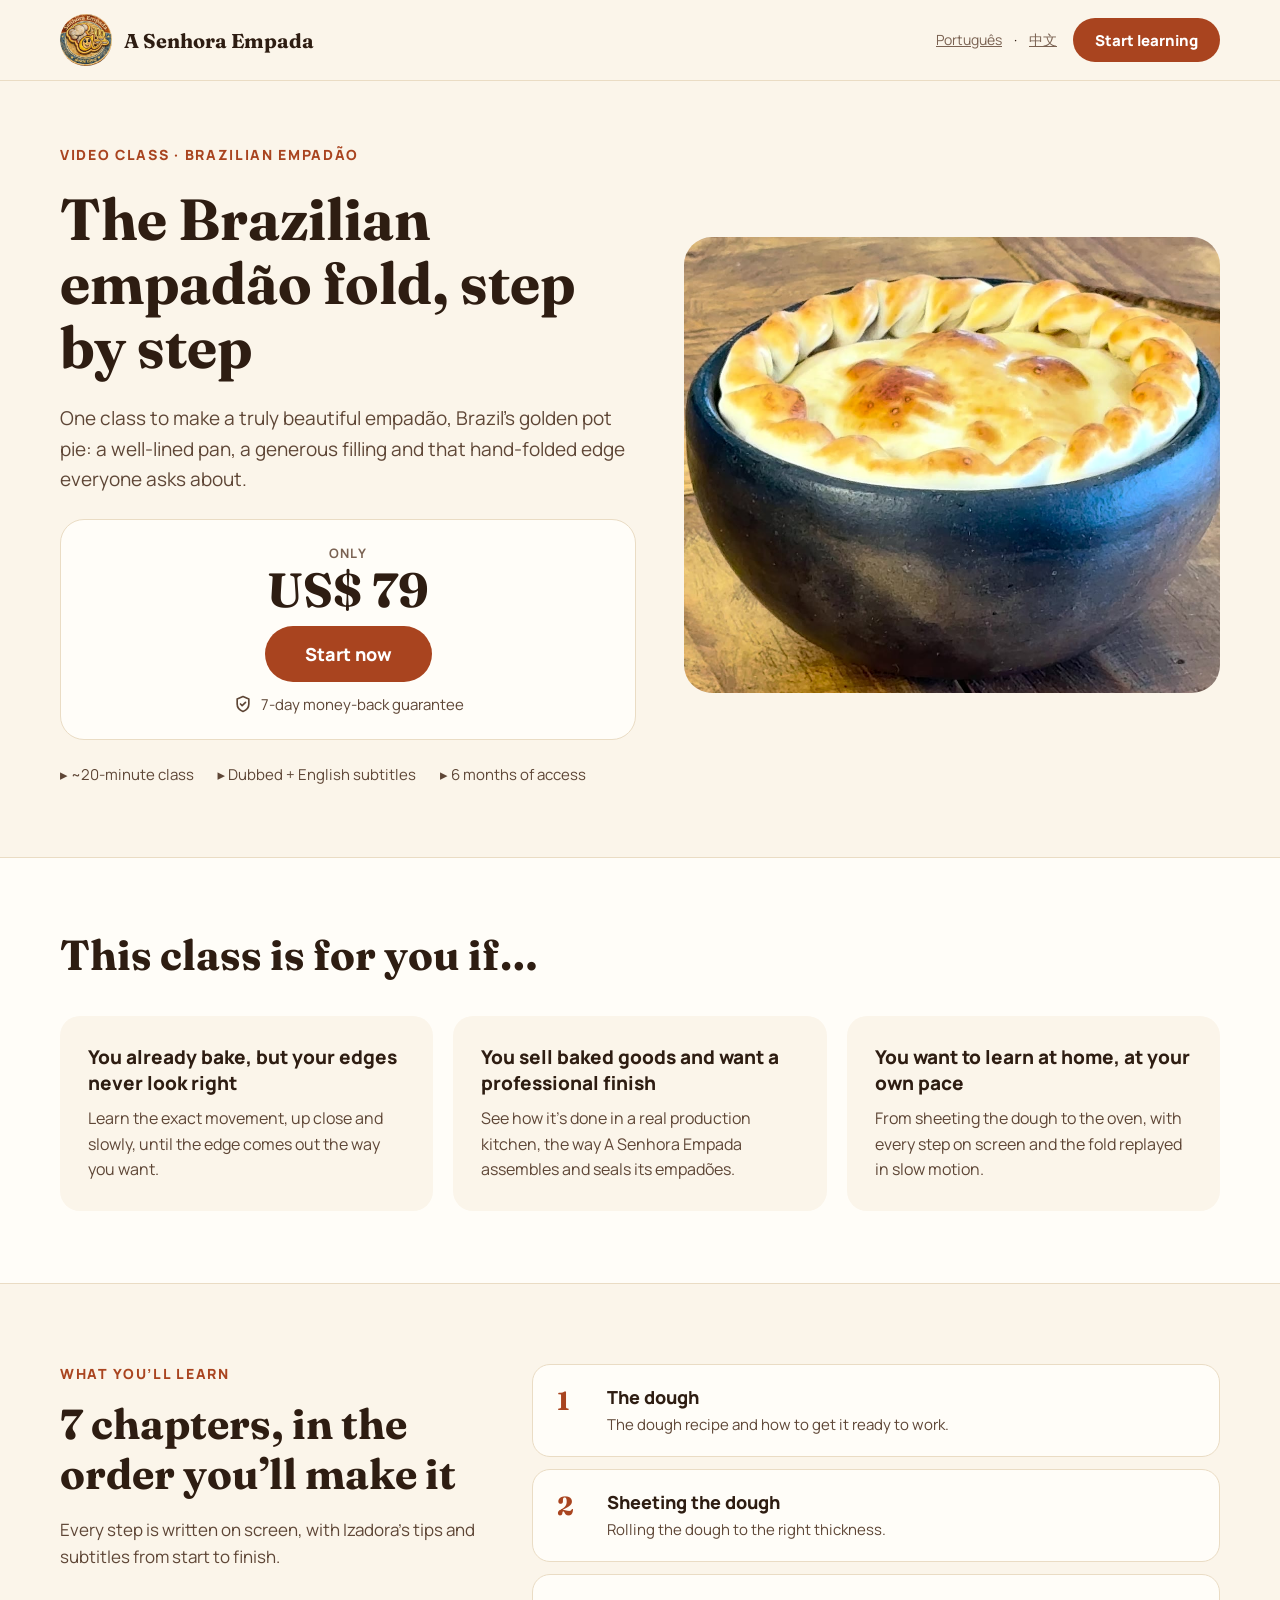
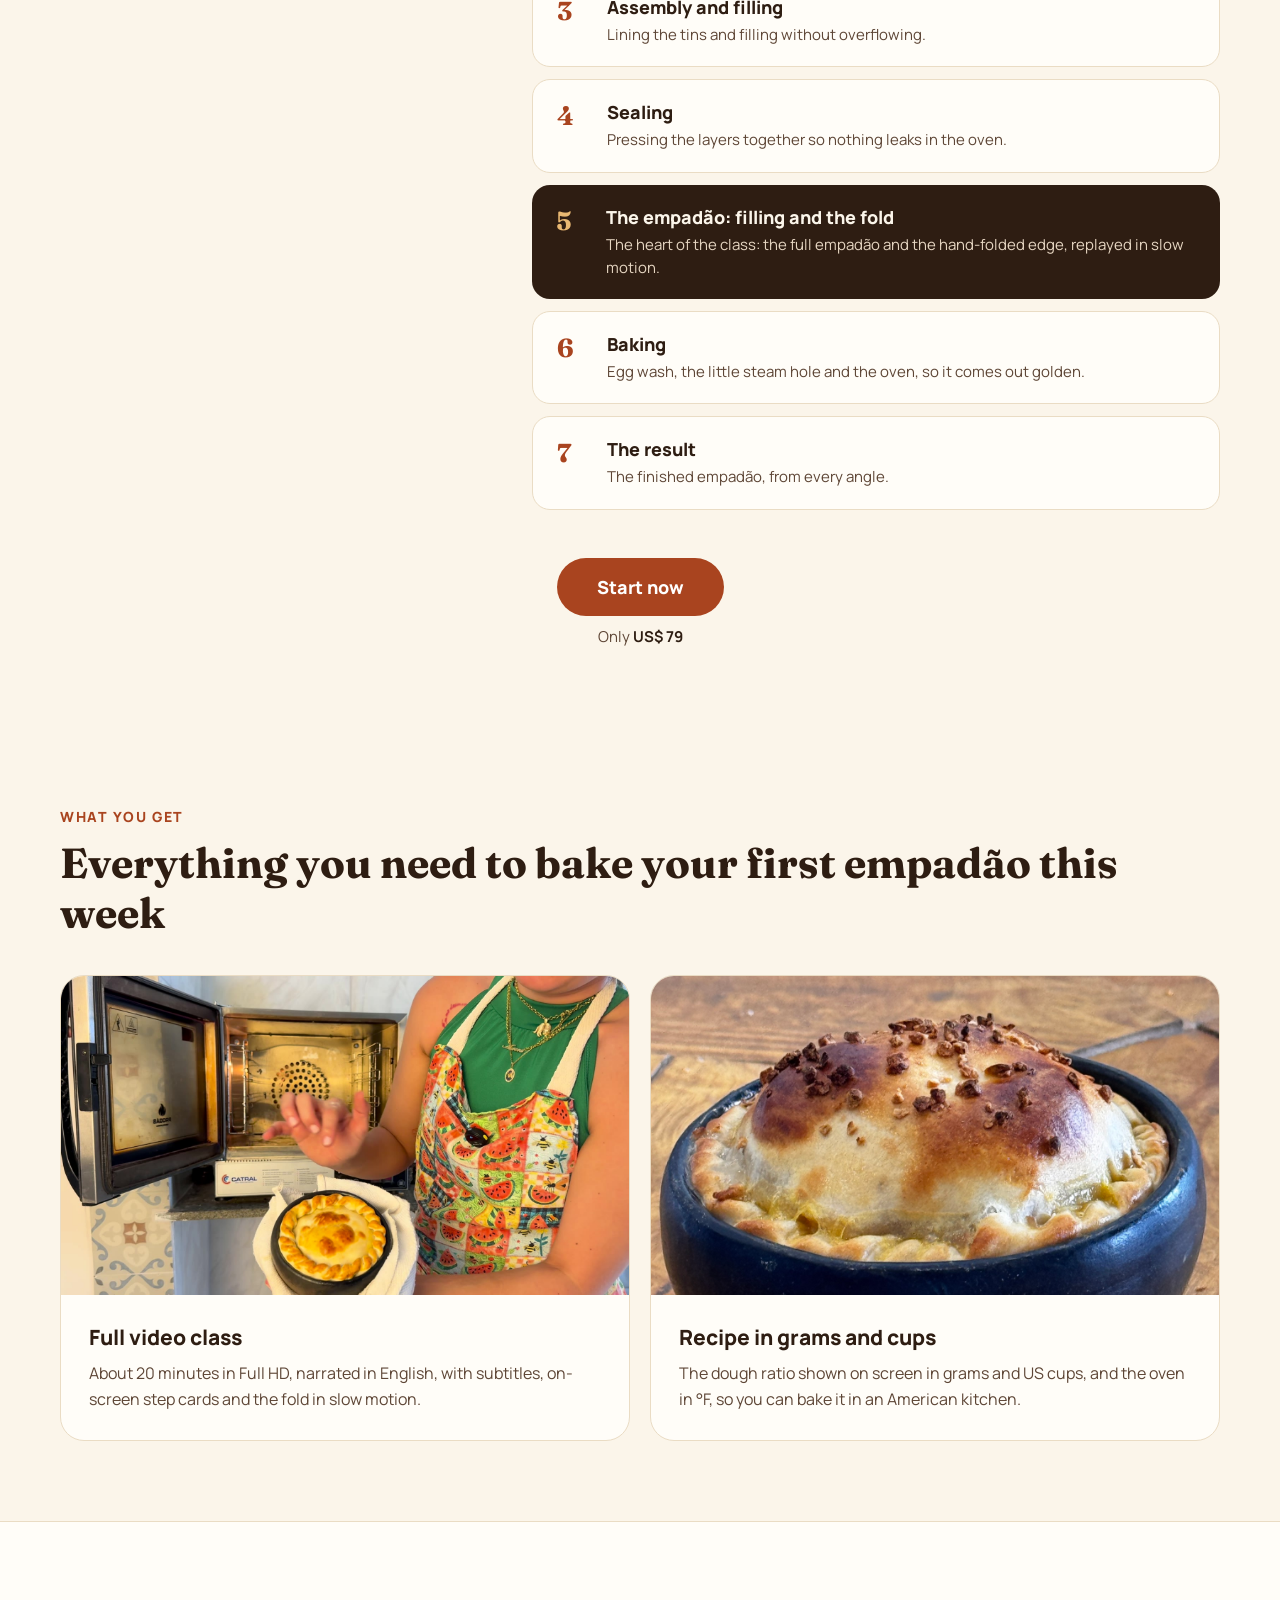
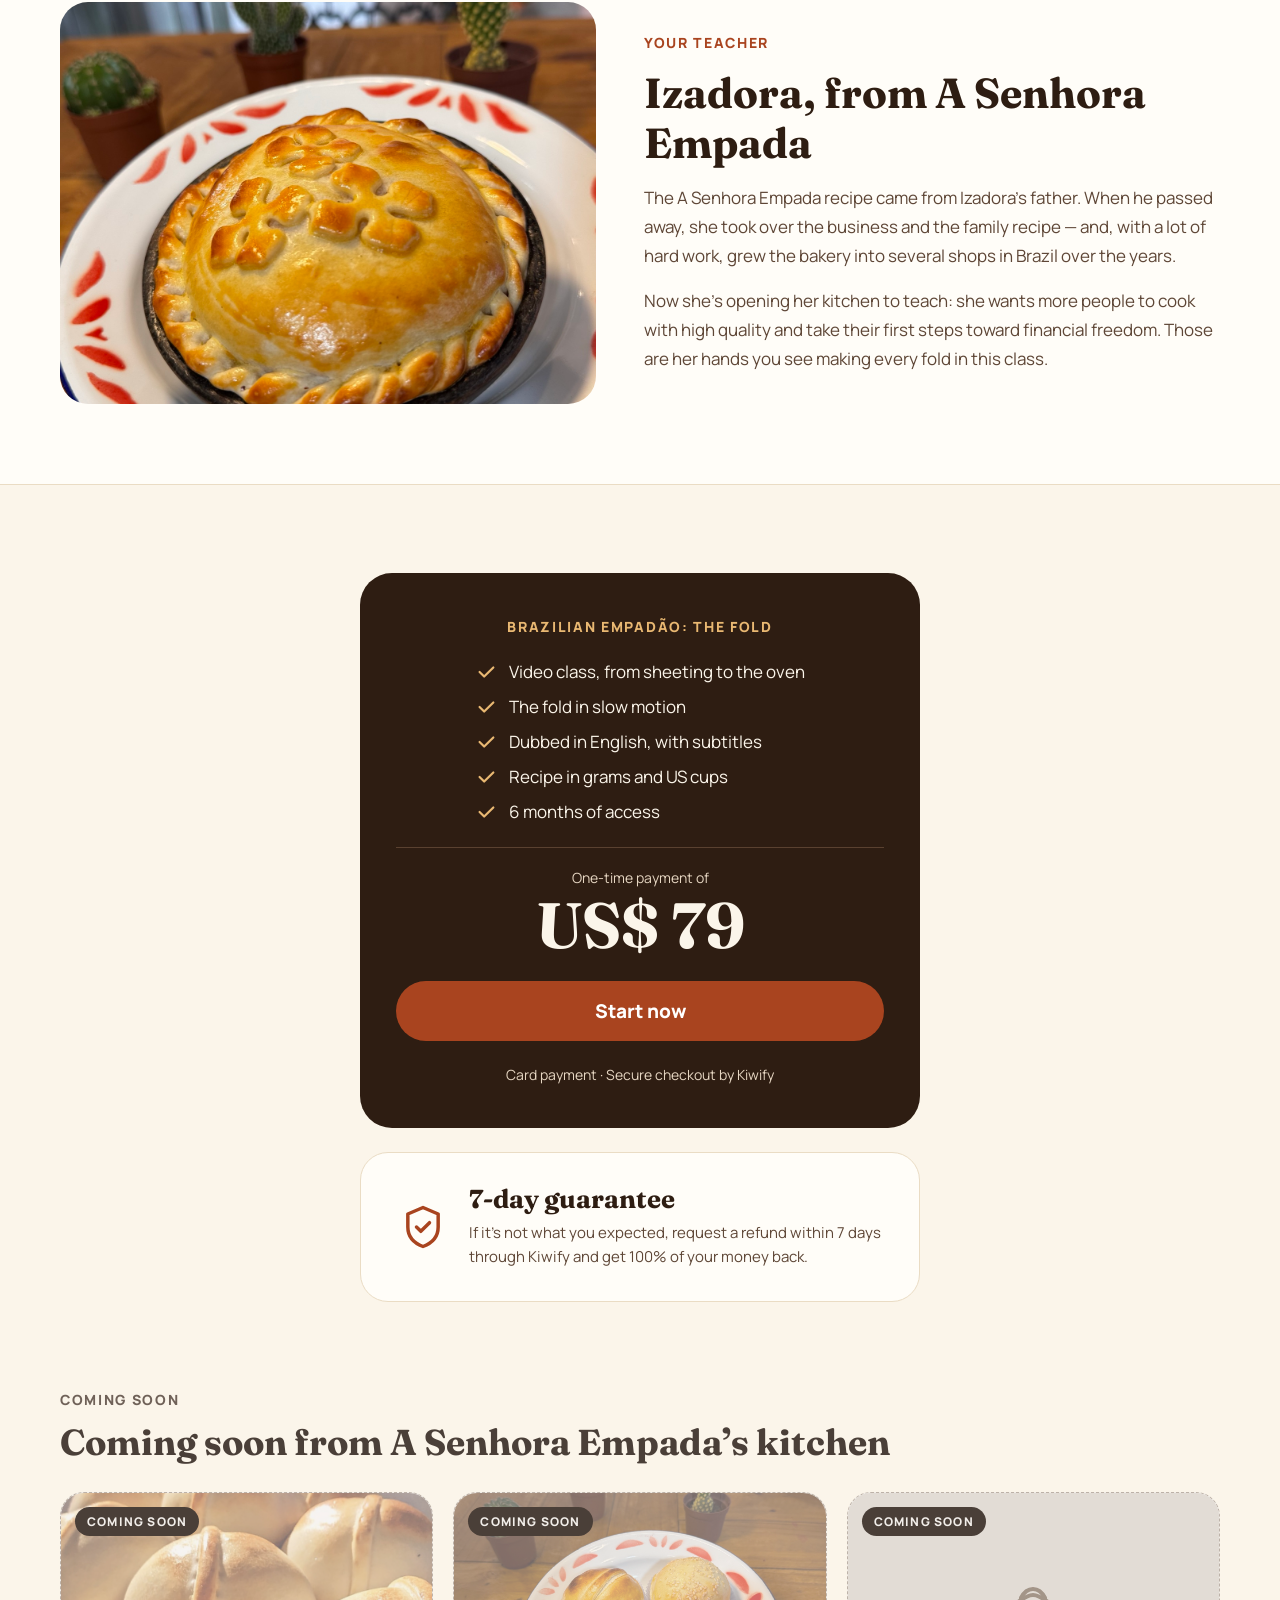
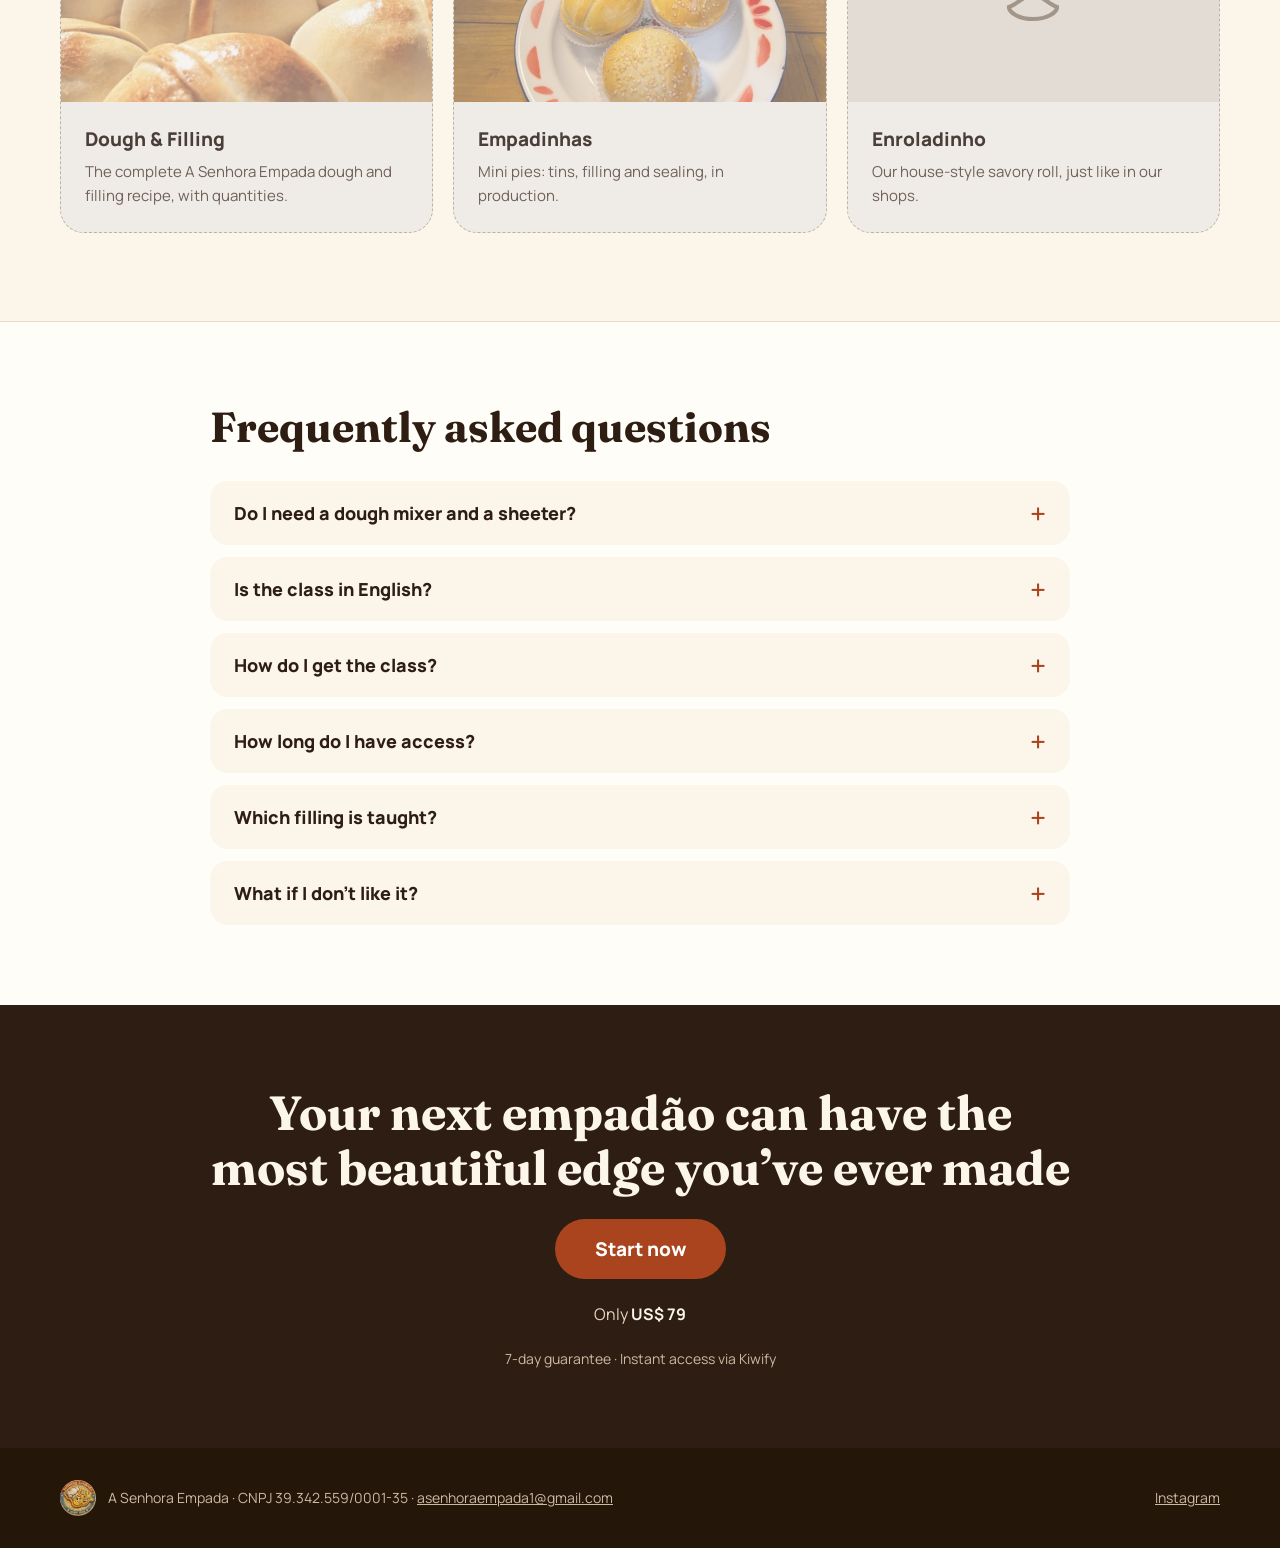
<file: en/index.html>
<!doctype html>
<html lang="en">
<head>
<meta charset="utf-8">
<meta name="viewport" content="width=device-width, initial-scale=1">
<title>Brazilian Empadão: The Fold · A Senhora Empada</title>
<meta name="description" content="Learn the hand-folded edge of the Brazilian empadão, step by step, with Izadora from A Senhora Empada. Full video class, dubbed and subtitled in English, for US$ 79.">
<meta property="og:title" content="Brazilian Empadão: The Fold · A Senhora Empada">
<meta property="og:description" content="Learn the hand-folded edge of the Brazilian empadão, step by step, with Izadora from A Senhora Empada. Full video class, dubbed and subtitled in English, for US$ 79.">
<meta property="og:type" content="website">
<meta property="og:image" content="https://asenhoraempada1-prog.github.io/empadao-goiano/capa.jpg">
<link rel="icon" href="../8af0908ff3555fba31a7554260d81e3b.jpg">
<link rel="alternate" hreflang="pt-BR" href="https://asenhoraempada1-prog.github.io/empadao-goiano/">
<link rel="alternate" hreflang="en" href="https://asenhoraempada1-prog.github.io/empadao-goiano/en/">
<link rel="alternate" hreflang="zh-Hant" href="https://asenhoraempada1-prog.github.io/empadao-goiano/zh/">
<link rel="preconnect" href="https://fonts.googleapis.com">
<link href="https://fonts.googleapis.com/css2?family=Fraunces:opsz,wght@9..144,500;9..144,700&family=Manrope:wght@400;500;700;800&amp;display=swap" rel="stylesheet">
<style>
body{margin:0;background:#FBF5EA}
a{color:#A9441F}a:hover{color:#7E2F12}
img{max-width:100%}
details summary{cursor:pointer;list-style:none}
details summary::-webkit-details-marker{display:none}
details[open] .faq-plus{transform:rotate(45deg)}
.faq-plus{transition:transform .2s}
</style>
<!-- Meta Pixel: Curso Empadão - Site -->
<script>
!function(f,b,e,v,n,t,s){if(f.fbq)return;n=f.fbq=function(){n.callMethod?
n.callMethod.apply(n,arguments):n.queue.push(arguments)};
if(!f._fbq)f._fbq=n;n.push=n;n.loaded=!0;n.version='2.0';
n.queue=[];t=b.createElement(e);t.async=!0;
t.src=v;s=b.getElementsByTagName(e)[0];
s.parentNode.insertBefore(t,s)}(window, document,'script',
'https://connect.facebook.net/en_US/fbevents.js');
fbq('init', '2345836776151262');
fbq('init', '2233339330897372'); // pixel da conta de anúncios da Izadora
fbq('track', 'PageView');
fbq('track', 'ViewContent', {content_name: 'Brazilian Empadão: The Fold', value: 79, currency: 'USD'});
// clique em qualquer botao que leva ao checkout da Kiwify
document.addEventListener('click', function (e) {
  var a = e.target.closest && e.target.closest('a[href*="pay.kiwify"]');
  if (a) fbq('track', 'InitiateCheckout', {content_name: 'Brazilian Empadão: The Fold', value: 79, currency: 'USD'});
});
</script>
<noscript><img height="1" width="1" style="display:none" alt=""
src="https://www.facebook.com/tr?id=2345836776151262&ev=PageView&noscript=1"></noscript>
<noscript><img height="1" width="1" style="display:none" alt=""
src="https://www.facebook.com/tr?id=2233339330897372&ev=PageView&noscript=1"></noscript>
<!-- Fim do Meta Pixel -->
</head>
<body>
<div style="font-family: 'Manrope', system-ui, sans-serif; color: #2E1D12; background: #FBF5EA; width: 100%; min-height: 100%">
<header style="background: #FBF5EA; border-bottom: 1px solid #EADCC4">
<div style="max-width: 1160px; margin: 0 auto; padding: 14px 24px; display: flex; align-items: center; justify-content: space-between; gap: 16px; flex-wrap: wrap">
<div style="display: flex; align-items: center; gap: 12px">
<img src="../8af0908ff3555fba31a7554260d81e3b.jpg" alt="A Senhora Empada logo" style="width: 52px; height: 52px; border-radius: 50%; object-fit: cover">
<span style="font-family: 'Fraunces', Georgia, serif; font-weight: 700; font-size: 20px">A Senhora Empada</span>
</div>
<div style="display: flex; align-items: center; gap: 16px; flex-wrap: wrap">
<nav style="display: flex; gap: 12px; font-size: 14px"><a href="../" style="color: #7A6252">Português</a> · <a href="../zh/" style="color: #7A6252">中文</a></nav>
<a href="https://pay.kiwify.com/EkBhyDb" style="display: inline-flex; align-items: center; min-height: 44px; padding: 0 22px; border-radius: 999px; background: #A9441F; color: #FFFFFF; font-weight: 800; font-size: 15px; text-decoration: none">Start learning</a>
</div>
</div>
</header>
<section style="max-width: 1160px; margin: 0 auto; padding: 64px 24px 72px; display: flex; flex-wrap: wrap; gap: 48px; align-items: center">
<div style="flex: 1 1 460px; min-width: 0; display: flex; flex-direction: column; gap: 24px">
<p style="margin: 0; font-weight: 800; font-size: 14px; letter-spacing: 0.12em; text-transform: uppercase; color: #A9441F">Video class · Brazilian Empadão</p>
<h1 style="margin: 0; font-family: 'Fraunces', Georgia, serif; font-weight: 700; font-size: clamp(38px, 5vw, 58px); line-height: 1.1">The Brazilian empadão fold, step by step</h1>
<p style="margin: 0; font-size: 19px; line-height: 1.6; color: #5E4636">One class to make a truly beautiful empadão, Brazil’s golden pot pie: a well-lined pan, a generous filling and that hand-folded edge everyone asks about.</p>
<div style="display: flex; flex-direction: column; align-items: center; gap: 12px; text-align: center; background: #FFFDF8; border: 1px solid #EADCC4; border-radius: 24px; padding: 24px 20px">
<div style="display: flex; flex-direction: column; align-items: center; gap: 4px">
<span style="font-size: 13px; color: #7A6252; letter-spacing: 0.08em; text-transform: uppercase; font-weight: 700">Only</span>
<span style="font-family: 'Fraunces', Georgia, serif; font-weight: 700; font-size: 48px; line-height: 1; color: #2E1D12">US$ 79</span>
</div>
<a href="https://pay.kiwify.com/EkBhyDb" style="display: inline-flex; align-items: center; justify-content: center; min-height: 56px; padding: 0 40px; border-radius: 999px; background: #A9441F; color: #FFFFFF; font-weight: 800; font-size: 18px; text-decoration: none">Start now</a>
<span style="display: inline-flex; align-items: center; gap: 8px; font-size: 15px; color: #5E4636"><svg width="20" height="20" viewBox="0 0 24 24" fill="none" stroke="#5E4636" stroke-width="2" stroke-linecap="round" stroke-linejoin="round" aria-hidden="true"><path d="M12 3l7 3v6c0 4.5-3 7.5-7 9-4-1.5-7-4.5-7-9V6z"></path><path d="M9 12l2 2 4-4"></path></svg>7-day money-back guarantee</span>
</div>
<div style="display: flex; flex-wrap: wrap; gap: 24px; font-size: 15px; color: #5E4636"><span>▸ ~20-minute class</span><span>▸ Dubbed + English subtitles</span><span>▸ 6 months of access</span></div>
</div>
<div style="flex: 1 1 420px; min-width: 0">
<img src="../e88e0f59a967d64992b2ea49ccd8fb98.jpg" alt="" style="width: 100%; aspect-ratio: 4 / 3.4; object-fit: cover; border-radius: 28px; display: block">
</div>
</section>
<section style="background: #FFFDF8; border-top: 1px solid #EADCC4; border-bottom: 1px solid #EADCC4">
<div style="max-width: 1160px; margin: 0 auto; padding: 72px 24px; display: flex; flex-direction: column; gap: 36px">
<h2 style="margin: 0; font-family: 'Fraunces', Georgia, serif; font-size: clamp(30px, 3.4vw, 42px); line-height: 1.2; max-width: 720px">This class is for you if…</h2>
<div style="display: grid; grid-template-columns: repeat(auto-fit, minmax(260px, 1fr)); gap: 20px">
<div style="background: #FBF5EA; border-radius: 20px; padding: 28px; display: flex; flex-direction: column; gap: 10px"><h3 style="margin: 0; font-size: 19px; font-weight: 800">You already bake, but your edges never look right</h3><p style="margin: 0; font-size: 16px; line-height: 1.6; color: #5E4636">Learn the exact movement, up close and slowly, until the edge comes out the way you want.</p></div>
<div style="background: #FBF5EA; border-radius: 20px; padding: 28px; display: flex; flex-direction: column; gap: 10px"><h3 style="margin: 0; font-size: 19px; font-weight: 800">You sell baked goods and want a professional finish</h3><p style="margin: 0; font-size: 16px; line-height: 1.6; color: #5E4636">See how it’s done in a real production kitchen, the way A Senhora Empada assembles and seals its empadões.</p></div>
<div style="background: #FBF5EA; border-radius: 20px; padding: 28px; display: flex; flex-direction: column; gap: 10px"><h3 style="margin: 0; font-size: 19px; font-weight: 800">You want to learn at home, at your own pace</h3><p style="margin: 0; font-size: 16px; line-height: 1.6; color: #5E4636">From sheeting the dough to the oven, with every step on screen and the fold replayed in slow motion.</p></div>
</div></div></section>
<section style="max-width: 1160px; margin: 0 auto; padding: 80px 24px; display: flex; flex-wrap: wrap; gap: 48px">
<div style="flex: 1 1 340px; min-width: 0; display: flex; flex-direction: column; gap: 16px"><p style="margin: 0; font-weight: 800; font-size: 14px; letter-spacing: 0.12em; text-transform: uppercase; color: #A9441F">What you’ll learn</p><h2 style="margin: 0; font-family: 'Fraunces', Georgia, serif; font-size: clamp(30px, 3.4vw, 42px); line-height: 1.2">7 chapters, in the order you’ll make it</h2><p style="margin: 0; font-size: 17px; line-height: 1.6; color: #5E4636">Every step is written on screen, with Izadora’s tips and subtitles from start to finish.</p></div>
<ol style="flex: 2 1 520px; min-width: 0; margin: 0; padding: 0; list-style: none; display: flex; flex-direction: column; gap: 12px">
<li style="display: flex; gap: 18px; align-items: flex-start; background: #FFFDF8; border: 1px solid #EADCC4; border-radius: 18px; padding: 20px 24px"><span style="font-family: 'Fraunces', Georgia, serif; font-weight: 700; font-size: 26px; color: #A9441F; min-width: 32px">1</span><div><h3 style="margin: 0 0 4px; font-size: 18px; font-weight: 800">The dough</h3><p style="margin: 0; font-size: 15px; line-height: 1.55; color: #5E4636">The dough recipe and how to get it ready to work.</p></div></li>
<li style="display: flex; gap: 18px; align-items: flex-start; background: #FFFDF8; border: 1px solid #EADCC4; border-radius: 18px; padding: 20px 24px"><span style="font-family: 'Fraunces', Georgia, serif; font-weight: 700; font-size: 26px; color: #A9441F; min-width: 32px">2</span><div><h3 style="margin: 0 0 4px; font-size: 18px; font-weight: 800">Sheeting the dough</h3><p style="margin: 0; font-size: 15px; line-height: 1.55; color: #5E4636">Rolling the dough to the right thickness.</p></div></li>
<li style="display: flex; gap: 18px; align-items: flex-start; background: #FFFDF8; border: 1px solid #EADCC4; border-radius: 18px; padding: 20px 24px"><span style="font-family: 'Fraunces', Georgia, serif; font-weight: 700; font-size: 26px; color: #A9441F; min-width: 32px">3</span><div><h3 style="margin: 0 0 4px; font-size: 18px; font-weight: 800">Assembly and filling</h3><p style="margin: 0; font-size: 15px; line-height: 1.55; color: #5E4636">Lining the tins and filling without overflowing.</p></div></li>
<li style="display: flex; gap: 18px; align-items: flex-start; background: #FFFDF8; border: 1px solid #EADCC4; border-radius: 18px; padding: 20px 24px"><span style="font-family: 'Fraunces', Georgia, serif; font-weight: 700; font-size: 26px; color: #A9441F; min-width: 32px">4</span><div><h3 style="margin: 0 0 4px; font-size: 18px; font-weight: 800">Sealing</h3><p style="margin: 0; font-size: 15px; line-height: 1.55; color: #5E4636">Pressing the layers together so nothing leaks in the oven.</p></div></li>
<li style="display: flex; gap: 18px; align-items: flex-start; background: #2E1D12; border-radius: 18px; padding: 20px 24px; color: #FBF5EA"><span style="font-family: 'Fraunces', Georgia, serif; font-weight: 700; font-size: 26px; color: #E9B872; min-width: 32px">5</span><div><h3 style="margin: 0 0 4px; font-size: 18px; font-weight: 800">The empadão: filling and the fold</h3><p style="margin: 0; font-size: 15px; line-height: 1.55; color: #E6D6C2">The heart of the class: the full empadão and the hand-folded edge, replayed in slow motion.</p></div></li>
<li style="display: flex; gap: 18px; align-items: flex-start; background: #FFFDF8; border: 1px solid #EADCC4; border-radius: 18px; padding: 20px 24px"><span style="font-family: 'Fraunces', Georgia, serif; font-weight: 700; font-size: 26px; color: #A9441F; min-width: 32px">6</span><div><h3 style="margin: 0 0 4px; font-size: 18px; font-weight: 800">Baking</h3><p style="margin: 0; font-size: 15px; line-height: 1.55; color: #5E4636">Egg wash, the little steam hole and the oven, so it comes out golden.</p></div></li>
<li style="display: flex; gap: 18px; align-items: flex-start; background: #FFFDF8; border: 1px solid #EADCC4; border-radius: 18px; padding: 20px 24px"><span style="font-family: 'Fraunces', Georgia, serif; font-weight: 700; font-size: 26px; color: #A9441F; min-width: 32px">7</span><div><h3 style="margin: 0 0 4px; font-size: 18px; font-weight: 800">The result</h3><p style="margin: 0; font-size: 15px; line-height: 1.55; color: #5E4636">The finished empadão, from every angle.</p></div></li>
</ol></section>
<div style="max-width: 1160px; margin: -32px auto 0; padding: 0 24px 80px; display: flex; flex-direction: column; align-items: center; gap: 10px; text-align: center"><a href="https://pay.kiwify.com/EkBhyDb" style="display: inline-flex; align-items: center; justify-content: center; min-height: 58px; padding: 0 40px; border-radius: 999px; background: #A9441F; color: #FFFFFF; font-weight: 800; font-size: 18px; text-decoration: none">Start now</a><span style="font-size: 15px; color: #5E4636">Only <strong style="color: #2E1D12">US$ 79</strong></span></div>
<section style="max-width: 1160px; margin: 0 auto; padding: 80px 24px; display: flex; flex-direction: column; gap: 36px">
<div style="display: flex; flex-direction: column; gap: 12px"><p style="margin: 0; font-weight: 800; font-size: 14px; letter-spacing: 0.12em; text-transform: uppercase; color: #A9441F">What you get</p><h2 style="margin: 0; font-family: 'Fraunces', Georgia, serif; font-size: clamp(30px, 3.4vw, 42px); line-height: 1.2">Everything you need to bake your first empadão this week</h2></div>
<div style="display: grid; grid-template-columns: repeat(auto-fit, minmax(300px, 1fr)); gap: 20px">
<div style="background: #FFFDF8; border: 1px solid #EADCC4; border-radius: 24px; overflow: hidden; display: flex; flex-direction: column"><img src="../36023c502fd8059afc4d418bd94dae25.jpg" alt="Empadão coming out of the oven" style="width: 100%; aspect-ratio: 16 / 9; object-fit: cover; display: block"><div style="padding: 28px; display: flex; flex-direction: column; gap: 10px"><h3 style="margin: 0; font-size: 21px; font-weight: 800">Full video class</h3><p style="margin: 0; font-size: 16px; line-height: 1.6; color: #5E4636">About 20 minutes in Full HD, narrated in English, with subtitles, on-screen step cards and the fold in slow motion.</p></div></div>
<div style="background: #FFFDF8; border: 1px solid #EADCC4; border-radius: 24px; overflow: hidden; display: flex; flex-direction: column"><img src="../img/panela.jpg" alt="Izadora trimming the excess dough around the empadão pan" style="width: 100%; aspect-ratio: 16 / 9; object-fit: cover; display: block"><div style="padding: 28px; display: flex; flex-direction: column; gap: 10px"><h3 style="margin: 0; font-size: 21px; font-weight: 800">Recipe in grams and cups</h3><p style="margin: 0; font-size: 16px; line-height: 1.6; color: #5E4636">The dough ratio shown on screen in grams and US cups, and the oven in °F, so you can bake it in an American kitchen.</p></div></div>
</div></section>
<section style="background: #FFFDF8; border-top: 1px solid #EADCC4; border-bottom: 1px solid #EADCC4">
<div style="max-width: 1160px; margin: 0 auto; padding: 80px 24px; display: flex; flex-wrap: wrap; gap: 48px; align-items: center">
<div style="flex: 1 1 380px; min-width: 0"><img src="../img/hero.jpg" alt="" style="width: 100%; aspect-ratio: 4 / 3; object-fit: cover; border-radius: 28px; display: block"></div>
<div style="flex: 1 1 420px; min-width: 0; display: flex; flex-direction: column; gap: 16px"><p style="margin: 0; font-weight: 800; font-size: 14px; letter-spacing: 0.12em; text-transform: uppercase; color: #A9441F">Your teacher</p><h2 style="margin: 0; font-family: 'Fraunces', Georgia, serif; font-size: clamp(30px, 3.4vw, 42px); line-height: 1.2">Izadora, from A Senhora Empada</h2><p style="margin: 0; font-size: 17px; line-height: 1.7; color: #5E4636">The A Senhora Empada recipe came from Izadora’s father. When he passed away, she took over the business and the family recipe — and, with a lot of hard work, grew the bakery into several shops in Brazil over the years.</p><p style="margin: 0; font-size: 17px; line-height: 1.7; color: #5E4636">Now she’s opening her kitchen to teach: she wants more people to cook with high quality and take their first steps toward financial freedom. Those are her hands you see making every fold in this class.</p></div>
</div></section>
<section id="offer" style="max-width: 1160px; margin: 0 auto; padding: 88px 24px; display: flex; flex-direction: column; align-items: center; gap: 24px">
<div style="width: 100%; max-width: 560px; background: #2E1D12; color: #FBF5EA; border-radius: 32px; padding: 44px 36px; display: flex; flex-direction: column; align-items: center; gap: 24px; text-align: center; box-sizing: border-box">
<p style="margin: 0; font-weight: 800; font-size: 14px; letter-spacing: 0.12em; text-transform: uppercase; color: #E9B872">Brazilian Empadão: The Fold</p>
<ul style="margin: 0; padding: 0; list-style: none; display: flex; flex-direction: column; gap: 12px; font-size: 17px; text-align: left"><li style="display: flex; gap: 12px; align-items: center"><svg width="22" height="22" viewBox="0 0 24 24" fill="none" stroke="#E9B872" stroke-width="2.4" stroke-linecap="round" stroke-linejoin="round" aria-hidden="true"><path d="M5 12l5 5L20 7"></path></svg>Video class, from sheeting to the oven</li><li style="display: flex; gap: 12px; align-items: center"><svg width="22" height="22" viewBox="0 0 24 24" fill="none" stroke="#E9B872" stroke-width="2.4" stroke-linecap="round" stroke-linejoin="round" aria-hidden="true"><path d="M5 12l5 5L20 7"></path></svg>The fold in slow motion</li><li style="display: flex; gap: 12px; align-items: center"><svg width="22" height="22" viewBox="0 0 24 24" fill="none" stroke="#E9B872" stroke-width="2.4" stroke-linecap="round" stroke-linejoin="round" aria-hidden="true"><path d="M5 12l5 5L20 7"></path></svg>Dubbed in English, with subtitles</li><li style="display: flex; gap: 12px; align-items: center"><svg width="22" height="22" viewBox="0 0 24 24" fill="none" stroke="#E9B872" stroke-width="2.4" stroke-linecap="round" stroke-linejoin="round" aria-hidden="true"><path d="M5 12l5 5L20 7"></path></svg>Recipe in grams and US cups</li><li style="display: flex; gap: 12px; align-items: center"><svg width="22" height="22" viewBox="0 0 24 24" fill="none" stroke="#E9B872" stroke-width="2.4" stroke-linecap="round" stroke-linejoin="round" aria-hidden="true"><path d="M5 12l5 5L20 7"></path></svg>6 months of access</li></ul>
<div style="width: 100%; display: flex; flex-direction: column; align-items: center; gap: 6px; padding-top: 20px; border-top: 1px solid #5A4130"><span style="font-size: 14px; color: #E6D6C2">One-time payment of</span><span style="font-family: 'Fraunces', Georgia, serif; font-weight: 700; font-size: 64px; line-height: 1">US$ 79</span></div>
<a href="https://pay.kiwify.com/EkBhyDb" style="display: inline-flex; align-items: center; justify-content: center; min-height: 60px; padding: 0 40px; border-radius: 999px; background: #A9441F; color: #FFFFFF; font-weight: 800; font-size: 19px; text-decoration: none; width: 100%; box-sizing: border-box">Start now</a>
<span style="font-size: 14px; color: #E6D6C2">Card payment · Secure checkout by Kiwify</span>
</div>
<div style="width: 100%; max-width: 560px; background: #FFFDF8; border: 1px solid #EADCC4; border-radius: 28px; padding: 32px 36px; display: flex; gap: 20px; align-items: center; box-sizing: border-box">
<svg width="52" height="52" viewBox="0 0 24 24" fill="none" stroke="#A9441F" stroke-width="1.6" stroke-linecap="round" stroke-linejoin="round" aria-hidden="true" style="flex: 0 0 auto"><path d="M12 3l7 3v6c0 4.5-3 7.5-7 9-4-1.5-7-4.5-7-9V6z"></path><path d="M9 12l2 2 4-4"></path></svg>
<div style="display: flex; flex-direction: column; gap: 6px"><h2 style="margin: 0; font-family: 'Fraunces', Georgia, serif; font-size: 26px; line-height: 1.15">7-day guarantee</h2><p style="margin: 0; font-size: 15px; line-height: 1.6; color: #5E4636">If it’s not what you expected, request a refund within 7 days through Kiwify and get 100% of your money back.</p></div>
</div></section>
<section style="max-width: 1160px; margin: 0 auto; padding: 0 24px 88px; display: flex; flex-direction: column; gap: 28px">
<div style="display: flex; flex-direction: column; gap: 12px"><p style="margin: 0; font-weight: 800; font-size: 14px; letter-spacing: 0.12em; text-transform: uppercase; color: #6F6158">Coming soon</p><h2 style="margin: 0; font-family: 'Fraunces', Georgia, serif; font-size: clamp(28px, 3vw, 36px); line-height: 1.2; color: #4A3F38">Coming soon from A Senhora Empada’s kitchen</h2></div>
<div style="display: grid; grid-template-columns: repeat(auto-fit, minmax(260px, 1fr)); gap: 20px">
<div style="background: #EFEBE6; border: 1px dashed #BDB2A8; border-radius: 24px; overflow: hidden; display: flex; flex-direction: column"><div style="position: relative"><img src="../img/douradas.jpg" alt="" style="width: 100%; aspect-ratio: 16 / 9; object-fit: cover; display: block;  opacity: 0.55"><span style="position: absolute; top: 14px; left: 14px; background: #4A3F38; color: #F2EEEA; font-size: 12px; font-weight: 800; letter-spacing: 0.1em; text-transform: uppercase; padding: 6px 12px; border-radius: 999px">Coming soon</span></div><div style="padding: 24px; display: flex; flex-direction: column; gap: 8px"><h3 style="margin: 0; font-size: 19px; font-weight: 800; color: #4A3F38">Dough &amp; Filling</h3><p style="margin: 0; font-size: 15px; line-height: 1.6; color: #6F6158">The complete A Senhora Empada dough and filling recipe, with quantities.</p></div></div>
<div style="background: #EFEBE6; border: 1px dashed #BDB2A8; border-radius: 24px; overflow: hidden; display: flex; flex-direction: column"><div style="position: relative"><img src="../img/trio.jpg" alt="" style="width: 100%; aspect-ratio: 16 / 9; object-fit: cover; display: block;  opacity: 0.55"><span style="position: absolute; top: 14px; left: 14px; background: #4A3F38; color: #F2EEEA; font-size: 12px; font-weight: 800; letter-spacing: 0.1em; text-transform: uppercase; padding: 6px 12px; border-radius: 999px">Coming soon</span></div><div style="padding: 24px; display: flex; flex-direction: column; gap: 8px"><h3 style="margin: 0; font-size: 19px; font-weight: 800; color: #4A3F38">Empadinhas</h3><p style="margin: 0; font-size: 15px; line-height: 1.6; color: #6F6158">Mini pies: tins, filling and sealing, in production.</p></div></div>
<div style="background: #EFEBE6; border: 1px dashed #BDB2A8; border-radius: 24px; overflow: hidden; display: flex; flex-direction: column"><div style="position: relative; aspect-ratio: 16 / 9; display: flex; align-items: center; justify-content: center; background: #E2DCD5"><svg width="72" height="72" viewBox="0 0 24 24" fill="none" stroke="#A39588" stroke-width="1.4" stroke-linecap="round" stroke-linejoin="round" aria-hidden="true"><path d="M4 15c3-1 5-4 8-4s5 3 8 4"></path><path d="M4 15c0 2 3.5 4 8 4s8-2 8-4"></path><path d="M8 12c1-2 2.5-3 4-3s3 1 4 3"></path></svg><span style="position: absolute; top: 14px; left: 14px; background: #4A3F38; color: #F2EEEA; font-size: 12px; font-weight: 800; letter-spacing: 0.1em; text-transform: uppercase; padding: 6px 12px; border-radius: 999px">Coming soon</span></div><div style="padding: 24px; display: flex; flex-direction: column; gap: 8px"><h3 style="margin: 0; font-size: 19px; font-weight: 800; color: #4A3F38">Enroladinho</h3><p style="margin: 0; font-size: 15px; line-height: 1.6; color: #6F6158">Our house-style savory roll, just like in our shops.</p></div></div>
</div></section>
<section style="background: #FFFDF8; border-top: 1px solid #EADCC4"><div style="max-width: 860px; margin: 0 auto; padding: 80px 24px; display: flex; flex-direction: column; gap: 28px"><h2 style="margin: 0; font-family: 'Fraunces', Georgia, serif; font-size: clamp(30px, 3.4vw, 42px); line-height: 1.2">Frequently asked questions</h2><div style="display: flex; flex-direction: column; gap: 12px">
<details style="background: #FBF5EA; border-radius: 18px; padding: 0 24px"><summary style="min-height: 64px; display: flex; align-items: center; justify-content: space-between; gap: 16px; font-size: 18px; font-weight: 800">Do I need a dough mixer and a sheeter?<span class="faq-plus" aria-hidden="true" style="font-size: 28px; color: #A9441F; font-weight: 500">+</span></summary><p style="margin: 0 0 22px; font-size: 16px; line-height: 1.65; color: #5E4636">In the class the dough is mixed in a mixer and rolled in a sheeter, like in our production. At home you can knead by hand and use a rolling pin: it changes the effort, not the folding technique.</p></details>
<details style="background: #FBF5EA; border-radius: 18px; padding: 0 24px"><summary style="min-height: 64px; display: flex; align-items: center; justify-content: space-between; gap: 16px; font-size: 18px; font-weight: 800">Is the class in English?<span class="faq-plus" aria-hidden="true" style="font-size: 28px; color: #A9441F; font-weight: 500">+</span></summary><p style="margin: 0 0 22px; font-size: 16px; line-height: 1.65; color: #5E4636">Yes. The narration was dubbed into English using AI with Izadora’s own voice, and the whole class has English subtitles and on-screen steps.</p></details>
<details style="background: #FBF5EA; border-radius: 18px; padding: 0 24px"><summary style="min-height: 64px; display: flex; align-items: center; justify-content: space-between; gap: 16px; font-size: 18px; font-weight: 800">How do I get the class?<span class="faq-plus" aria-hidden="true" style="font-size: 28px; color: #A9441F; font-weight: 500">+</span></summary><p style="margin: 0 0 22px; font-size: 16px; line-height: 1.65; color: #5E4636">Right after your payment is confirmed, Kiwify sends access to your email. The class is in the members area.</p></details>
<details style="background: #FBF5EA; border-radius: 18px; padding: 0 24px"><summary style="min-height: 64px; display: flex; align-items: center; justify-content: space-between; gap: 16px; font-size: 18px; font-weight: 800">How long do I have access?<span class="faq-plus" aria-hidden="true" style="font-size: 28px; color: #A9441F; font-weight: 500">+</span></summary><p style="margin: 0 0 22px; font-size: 16px; line-height: 1.65; color: #5E4636">You have 6 months of access to watch as many times as you like.</p></details>
<details style="background: #FBF5EA; border-radius: 18px; padding: 0 24px"><summary style="min-height: 64px; display: flex; align-items: center; justify-content: space-between; gap: 16px; font-size: 18px; font-weight: 800">Which filling is taught?<span class="faq-plus" aria-hidden="true" style="font-size: 28px; color: #A9441F; font-weight: 500">+</span></summary><p style="margin: 0 0 22px; font-size: 16px; line-height: 1.65; color: #5E4636">The class shows our chicken, hearts of palm and green onion filling, but the focus is the assembly and the fold, which work with any filling.</p></details>
<details style="background: #FBF5EA; border-radius: 18px; padding: 0 24px"><summary style="min-height: 64px; display: flex; align-items: center; justify-content: space-between; gap: 16px; font-size: 18px; font-weight: 800">What if I don’t like it?<span class="faq-plus" aria-hidden="true" style="font-size: 28px; color: #A9441F; font-weight: 500">+</span></summary><p style="margin: 0 0 22px; font-size: 16px; line-height: 1.65; color: #5E4636">You have a 7-day guarantee. Request a refund through Kiwify within that period and get your money back.</p></details>
</div></div></section>
<section style="background: #2E1D12; color: #FBF5EA"><div style="max-width: 860px; margin: 0 auto; padding: 80px 24px; display: flex; flex-direction: column; gap: 24px; align-items: center; text-align: center">
<h2 style="margin: 0; font-family: 'Fraunces', Georgia, serif; font-size: clamp(32px, 4vw, 48px); line-height: 1.15">Your next empadão can have the most beautiful edge you’ve ever made</h2>
<a href="https://pay.kiwify.com/EkBhyDb" style="display: inline-flex; align-items: center; justify-content: center; min-height: 60px; padding: 0 40px; border-radius: 999px; background: #A9441F; color: #FFFFFF; font-weight: 800; font-size: 19px; text-decoration: none">Start now</a>
<span style="font-size: 16px; color: #E6D6C2">Only <strong style="color: #FBF5EA">US$ 79</strong></span>
<span style="font-size: 14px; color: #CDB9A2">7-day guarantee · Instant access via Kiwify</span>
</div></section>
<footer style="background: #241609; color: #CDB9A2"><div style="max-width: 1160px; margin: 0 auto; padding: 32px 24px; display: flex; flex-wrap: wrap; gap: 16px; justify-content: space-between; align-items: center; font-size: 14px">
<div style="display: flex; align-items: center; gap: 12px"><img src="../8af0908ff3555fba31a7554260d81e3b.jpg" alt="" style="width: 36px; height: 36px; border-radius: 50%; object-fit: cover"><span>A Senhora Empada · CNPJ 39.342.559/0001-35 · <a href="mailto:asenhoraempada1@gmail.com" style="color: #CDB9A2">asenhoraempada1@gmail.com</a></span></div>
<div style="display: flex; gap: 20px; flex-wrap: wrap"><a href="https://www.instagram.com/asenhoraempadagoianaa" target="_blank" rel="noopener" style="color: #CDB9A2">Instagram</a></div>
</div></footer>
</div>
<script>/* repassa UTMs da pagina para o checkout (rastreio por campanha) */(function(){var q=new URLSearchParams(location.search),k=["utm_source","utm_medium","utm_campaign","utm_term","utm_content","src","sck"],keep=[];k.forEach(function(n){var x=q.get(n);if(x)keep.push([n,x])});if(!keep.length)return;document.querySelectorAll('a[href*="pay.kiwify.com"]').forEach(function(a){var u=new URL(a.href);keep.forEach(function(p){u.searchParams.set(p[0],p[1])});a.href=u.toString()})})();</script>

</body>
</html>
</file>
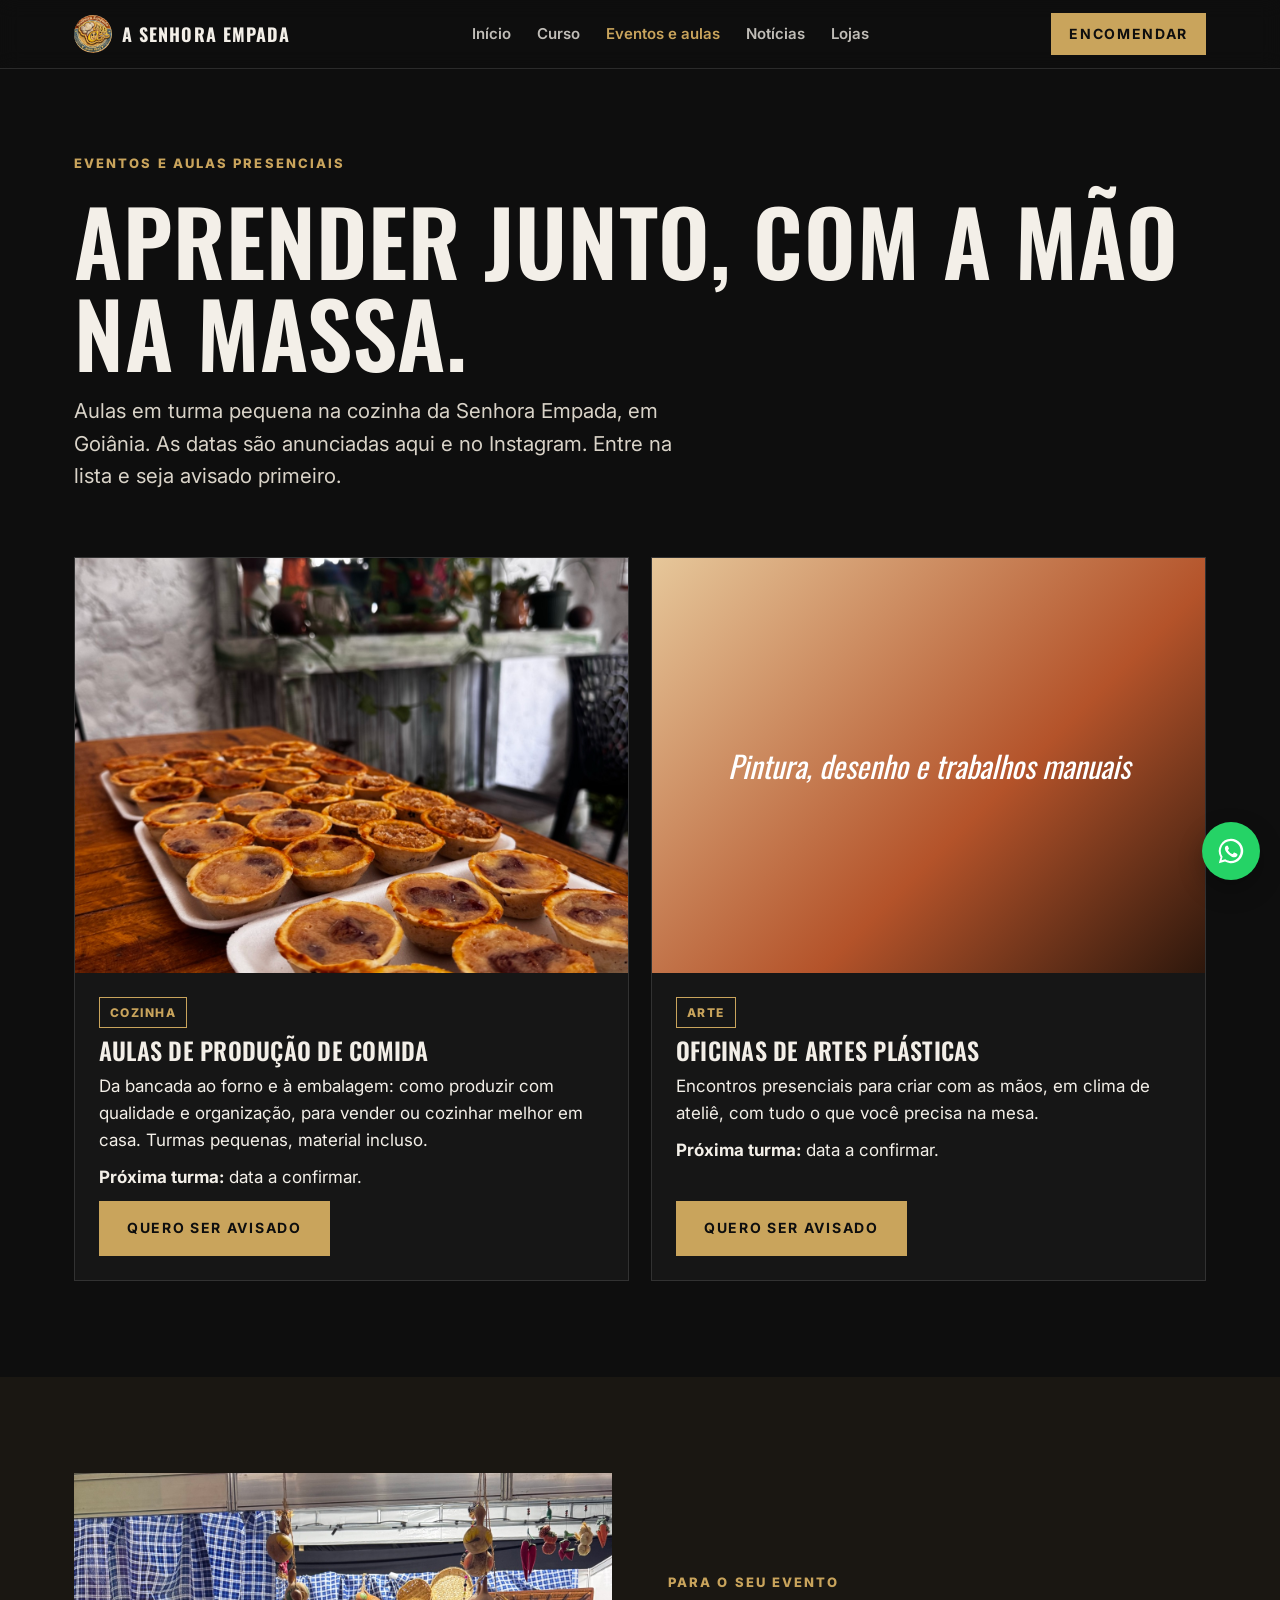
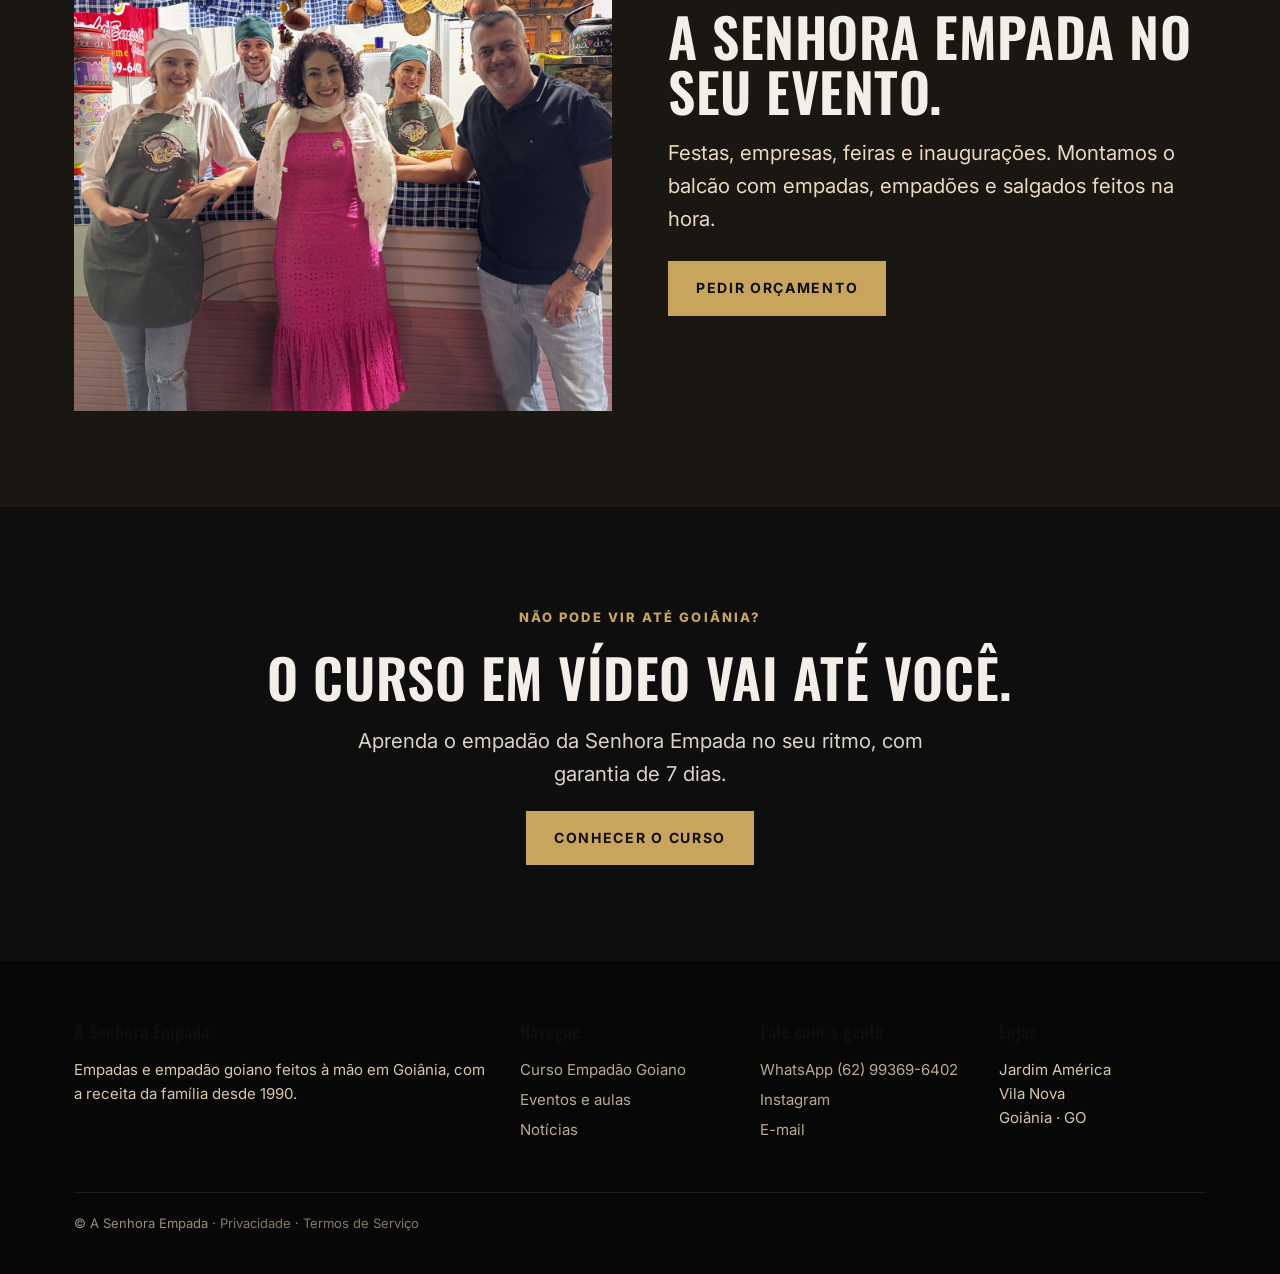
<file: eventos/index.html>
<!doctype html>
<html lang="pt-BR">
<head>
<meta charset="utf-8">
<meta name="viewport" content="width=device-width,initial-scale=1">
<title>Eventos e aulas presenciais · A Senhora Empada</title>
<meta name="description" content="Aulas presenciais de produção de comida e oficinas de artes plásticas em Goiânia, e empadas para o seu evento.">
<meta property="og:title" content="Eventos e aulas presenciais · A Senhora Empada">
<meta property="og:description" content="Aulas presenciais de produção de comida e oficinas de artes plásticas em Goiânia, e empadas para o seu evento.">
<meta property="og:image" content="https://asenhoraempada.com/img/capa-site.jpg">
<meta property="og:image:width" content="1200">
<meta property="og:image:height" content="630">
<meta property="og:url" content="https://asenhoraempada.com/eventos/">
<meta name="twitter:card" content="summary_large_image">
<meta name="theme-color" content="#0e0e0e">
<link rel="icon" href="../img/selo.jpg">
<link rel="preconnect" href="https://fonts.googleapis.com"><link rel="preconnect" href="https://fonts.gstatic.com" crossorigin>
<link href="https://fonts.googleapis.com/css2?family=Oswald:wght@500;600&family=Inter:wght@400;500;600;700&display=swap" rel="stylesheet">
<link rel="stylesheet" href="../estilo.css">
<script>
!function(f,b,e,v,n,t,s){if(f.fbq)return;n=f.fbq=function(){n.callMethod?
n.callMethod.apply(n,arguments):n.queue.push(arguments)};
if(!f._fbq)f._fbq=n;n.push=n;n.loaded=!0;n.version='2.0';
n.queue=[];t=b.createElement(e);t.async=!0;
t.src=v;s=b.getElementsByTagName(e)[0];
s.parentNode.insertBefore(t,s)}(window, document,'script',
'https://connect.facebook.net/en_US/fbevents.js');
fbq('init', '2345836776151262');
fbq('track', 'PageView');
</script>
</head>
<body>
<header class="topo"><div class="envolve">
  <a class="marca" href="../"><img src="../img/selo.jpg" alt="">A Senhora Empada</a>
  <nav><button class="abre-menu" aria-label="Abrir menu" onclick="document.querySelector('.menu').classList.toggle('aberto')">☰</button>
  <ul class="menu"><li><a href="../">Início</a></li><li><a href="../curso/">Curso</a></li><li><a href="../eventos/" aria-current="page">Eventos e aulas</a></li><li><a href="../noticias/">Notícias</a></li><li><a href=".././#lojas">Lojas</a></li></ul></nav>
  <a class="botao pequeno" href="https://wa.me/5562993696402?text=Ol%C3%A1%21%20Quero%20fazer%20uma%20encomenda.">Encomendar</a>
</div></header>
<main>

<div class="capa-interna"><div class="envolve">
  <span class="sobretitulo">Eventos e aulas presenciais</span>
  <h1>Aprender junto, com a mão na massa.</h1>
  <p class="lead">Aulas em turma pequena na cozinha da Senhora Empada, em Goiânia. As datas são anunciadas aqui e no Instagram. Entre na lista e seja avisado primeiro.</p>
</div></div>

<section style="padding-top:24px"><div class="envolve">
  <div class="cartoes dois">
    <div class="cartao"><img src="../img/bandeja.jpg" alt="Empadas douradas prontas"><div class="corpo">
      <span class="etiqueta">Cozinha</span><h3>Aulas de produção de comida</h3>
      <p>Da bancada ao forno e à embalagem: como produzir com qualidade e organização, para vender ou cozinhar melhor em casa. Turmas pequenas, material incluso.</p>
      <p><b>Próxima turma:</b> data a confirmar.</p>
      <a class="botao" href="https://wa.me/5562993696402?text=Ol%C3%A1%21%20Quero%20entrar%20na%20lista%20das%20aulas%20presenciais%20de%20produ%C3%A7%C3%A3o.">Quero ser avisado</a></div></div>
    <div class="cartao"><div class="arte">Pintura, desenho e trabalhos manuais</div><div class="corpo">
      <span class="etiqueta">Arte</span><h3>Oficinas de artes plásticas</h3>
      <p>Encontros presenciais para criar com as mãos, em clima de ateliê, com tudo o que você precisa na mesa.</p>
      <p><b>Próxima turma:</b> data a confirmar.</p>
      <a class="botao" href="https://wa.me/5562993696402?text=Ol%C3%A1%21%20Quero%20entrar%20na%20lista%20das%20oficinas%20de%20artes%20pl%C3%A1sticas.">Quero ser avisado</a></div></div>
  </div>
</div></section>

<section class="faixa-escura"><div class="envolve curso">
  <img src="../img/equipe.jpg" alt="Equipe da Senhora Empada em um evento">
  <div>
    <span class="sobretitulo" style="color:var(--ouro)">Para o seu evento</span>
    <h2 style="margin-top:14px">A Senhora Empada no seu evento.</h2>
    <p class="lead" style="margin-top:18px">Festas, empresas, feiras e inaugurações. Montamos o balcão com empadas, empadões e salgados feitos na hora.</p>
    <div style="margin-top:26px"><a class="botao" href="https://wa.me/5562993696402?text=Ol%C3%A1%21%20Quero%20or%C3%A7amento%20de%20empadas%20para%20um%20evento.">Pedir orçamento</a></div>
  </div>
</div></section>

<section><div class="envolve chamada">
  <span class="sobretitulo">Não pode vir até Goiânia?</span>
  <h2>O curso em vídeo vai até você.</h2>
  <p class="lead">Aprenda o empadão da Senhora Empada no seu ritmo, com garantia de 7 dias.</p>
  <a class="botao" href="../curso/">Conhecer o curso</a>
</div></section>

</main>
<footer class="rodape"><div class="envolve">
  <div><h4>A Senhora Empada</h4><p>Empadas e empadão goiano feitos à mão em Goiânia, com a receita da família desde 1990.</p></div>
  <div><h4>Navegue</h4><a href="../curso/">Curso Empadão Goiano</a><a href="../eventos/">Eventos e aulas</a><a href="../noticias/">Notícias</a></div>
  <div><h4>Fale com a gente</h4><a href="https://wa.me/5562993696402?text=Ol%C3%A1%21%20Vim%20pelo%20site.">WhatsApp (62) 99369-6402</a><a href="https://www.instagram.com/asenhoraempadagoianaa/">Instagram</a><a href="mailto:asenhoraempada1@gmail.com">E-mail</a></div>
  <div><h4>Lojas</h4><p>Jardim América<br>Vila Nova<br>Goiânia · GO</p></div>
  <p class="fim">© A Senhora Empada · <a style="display:inline" href="../privacidade.html">Privacidade</a> · <a style="display:inline" href="../termos.html">Termos de Serviço</a></p>
</div></footer>
<a class="zap" href="https://wa.me/5562993696402?text=Ol%C3%A1%21%20Vim%20pelo%20site." aria-label="Falar no WhatsApp"><svg viewBox="0 0 32 32" aria-hidden="true"><path d="M16 3a13 13 0 0 0-11.2 19.6L3 29l6.6-1.7A13 13 0 1 0 16 3zm0 23.6c-2 0-4-.6-5.7-1.6l-.4-.2-3.9 1 1-3.8-.3-.4A10.6 10.6 0 1 1 16 26.6zm5.8-7.9c-.3-.2-1.9-.9-2.2-1s-.5-.2-.7.2-.8 1-1 1.2-.4.2-.7 0a8.7 8.7 0 0 1-4.3-3.7c-.3-.6.3-.5.9-1.7.1-.2 0-.4 0-.5l-1-2.4c-.3-.6-.5-.5-.7-.5h-.6a1.2 1.2 0 0 0-.9.4 3.7 3.7 0 0 0-1.1 2.7 6.5 6.5 0 0 0 1.3 3.4 14.6 14.6 0 0 0 5.6 5c2.1.9 2.9 1 4 .8a3.4 3.4 0 0 0 2.2-1.6 2.8 2.8 0 0 0 .2-1.6c-.1-.2-.3-.3-.6-.4z"/></svg></a>
<script>
(function(){
  var alvo=document.getElementById('noticias'); if(!alvo) return;
  var max=+alvo.dataset.max||18;
  function quando(ts){var d=new Date(ts*1000);return d.toLocaleDateString('pt-BR',{day:'2-digit',month:'short'});}
  function esc(t){var d=document.createElement('div');d.textContent=t;return d.innerHTML;}
  fetch(alvo.dataset.src,{cache:'no-cache'}).then(function(r){return r.json()}).then(function(d){
    alvo.innerHTML=d.noticias.slice(0,max).map(function(n){
      return '<a class="noticia" href="'+encodeURI(n.link)+'" target="_blank" rel="noopener">'+
        '<span class="meta">'+esc(n.fonte)+' · '+quando(n.ts)+'</span><h3>'+esc(n.titulo)+'</h3>'+
        '<span class="meta">Ler no site do veículo ↗</span></a>';
    }).join('');
  }).catch(function(){alvo.innerHTML='<p class="vazio">As notícias aparecem aqui em instantes.</p>';});
})();
</script>
</body>
</html>
</file>
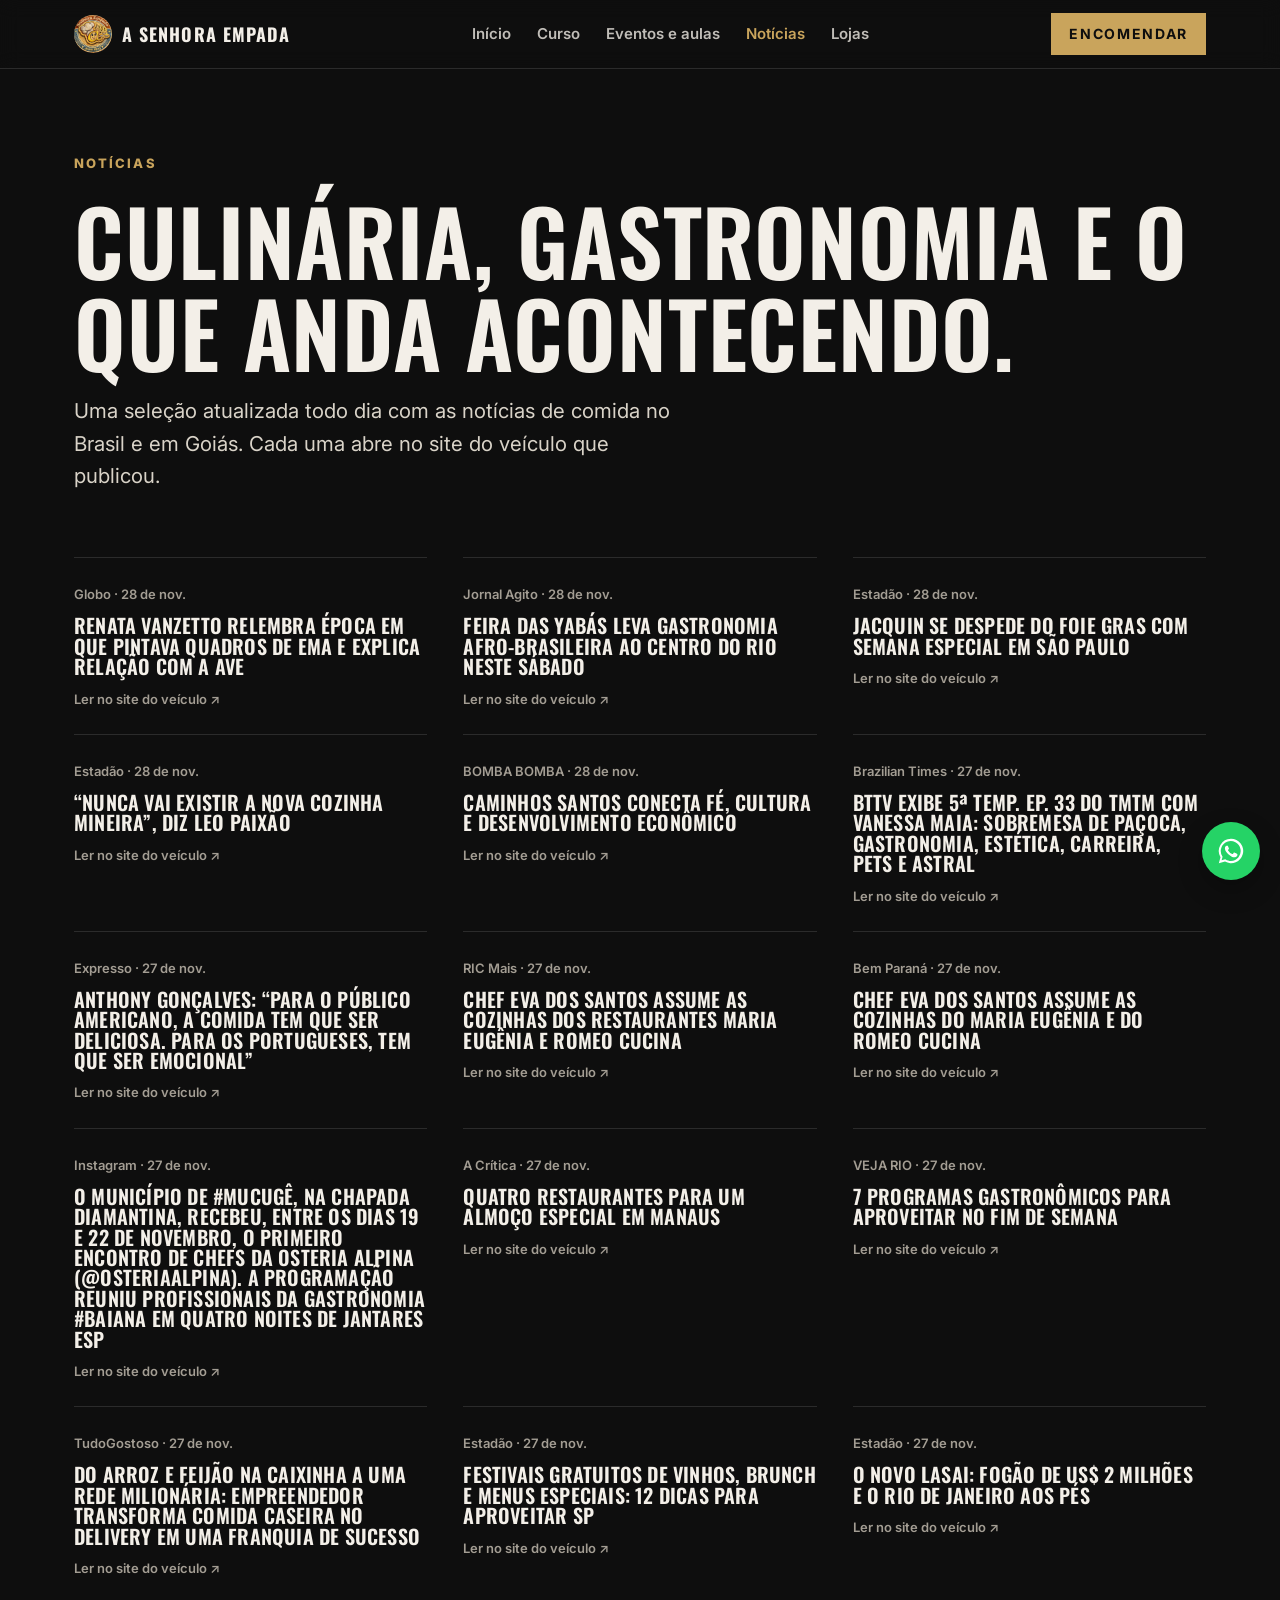
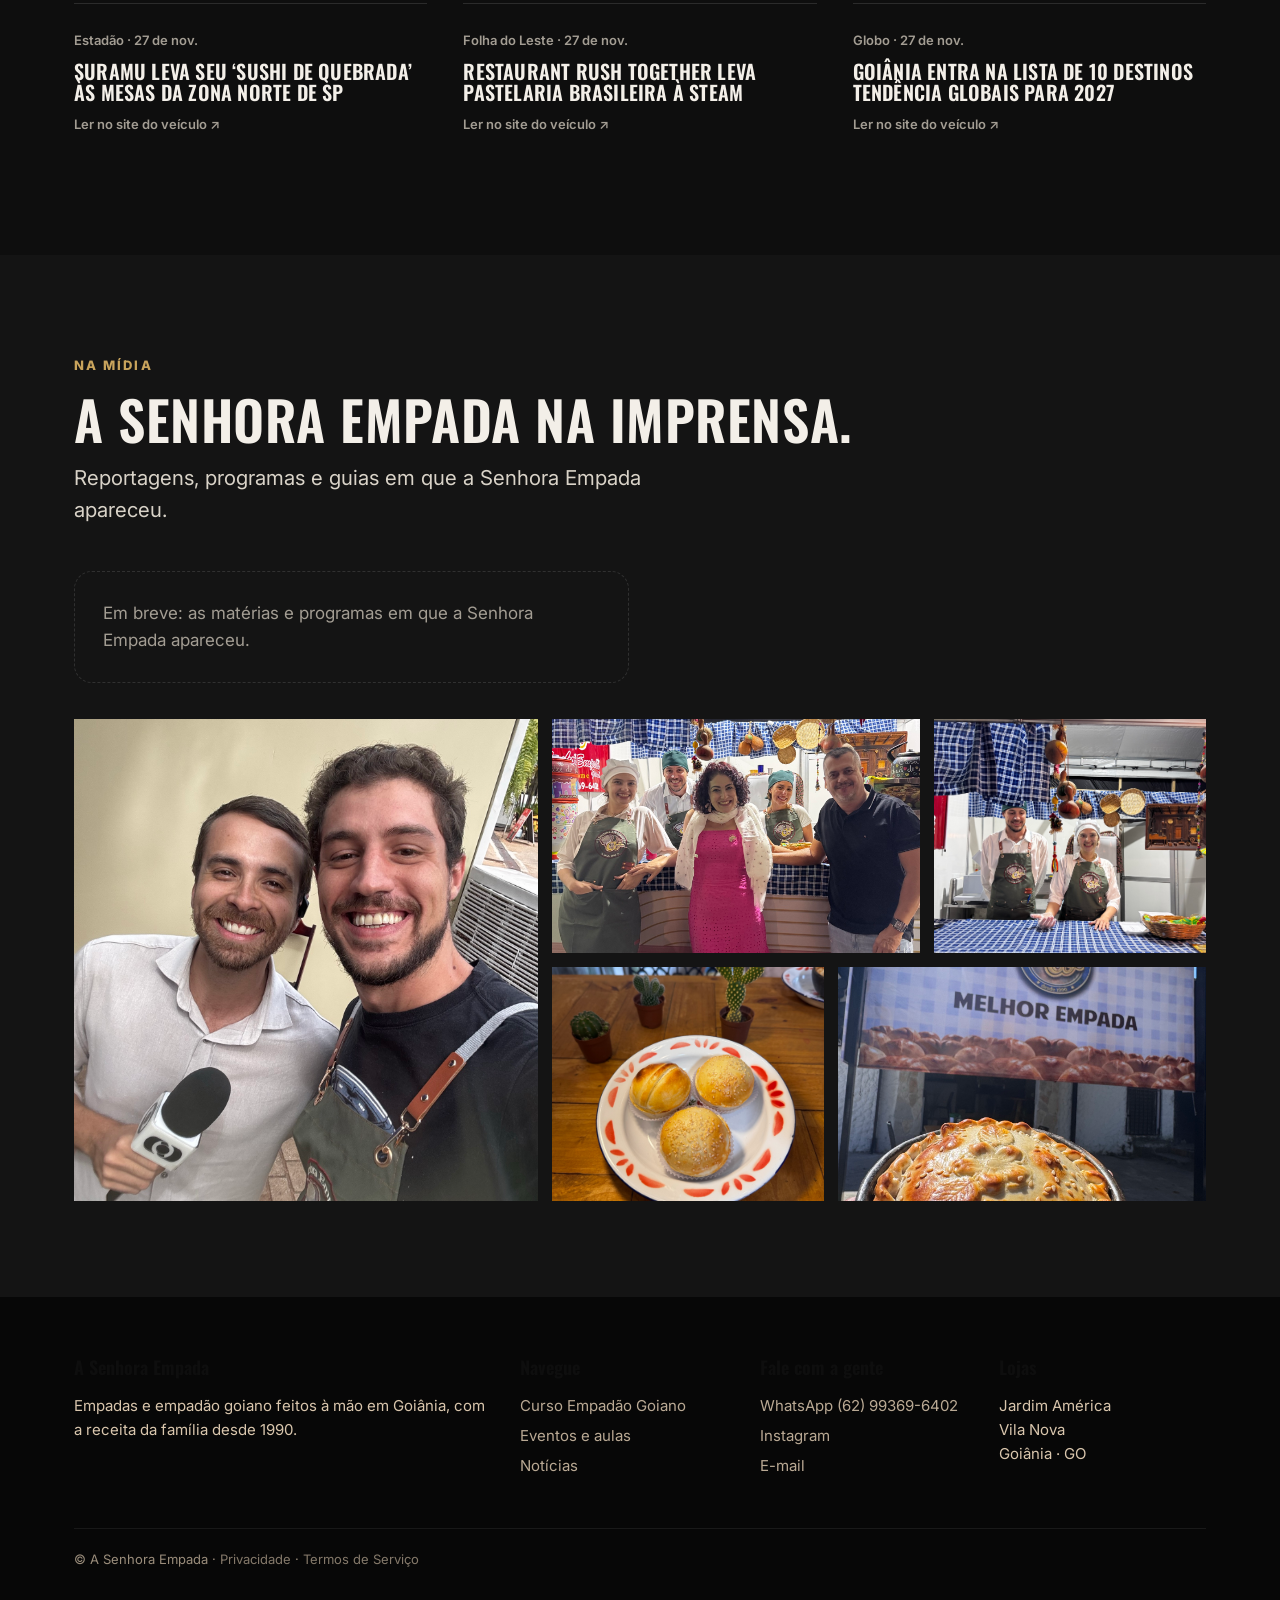
<file: noticias/index.html>
<!doctype html>
<html lang="pt-BR">
<head>
<meta charset="utf-8">
<meta name="viewport" content="width=device-width,initial-scale=1">
<title>Notícias de culinária · A Senhora Empada</title>
<meta name="description" content="Notícias de culinária e gastronomia atualizadas todo dia, e a Senhora Empada na mídia.">
<meta property="og:title" content="Notícias de culinária · A Senhora Empada">
<meta property="og:description" content="Notícias de culinária e gastronomia atualizadas todo dia, e a Senhora Empada na mídia.">
<meta property="og:image" content="https://asenhoraempada.com/img/capa-site.jpg">
<meta property="og:image:width" content="1200">
<meta property="og:image:height" content="630">
<meta property="og:url" content="https://asenhoraempada.com/noticias/">
<meta name="twitter:card" content="summary_large_image">
<meta name="theme-color" content="#0e0e0e">
<link rel="icon" href="../img/selo.jpg">
<link rel="preconnect" href="https://fonts.googleapis.com"><link rel="preconnect" href="https://fonts.gstatic.com" crossorigin>
<link href="https://fonts.googleapis.com/css2?family=Oswald:wght@500;600&family=Inter:wght@400;500;600;700&display=swap" rel="stylesheet">
<link rel="stylesheet" href="../estilo.css">
<script>
!function(f,b,e,v,n,t,s){if(f.fbq)return;n=f.fbq=function(){n.callMethod?
n.callMethod.apply(n,arguments):n.queue.push(arguments)};
if(!f._fbq)f._fbq=n;n.push=n;n.loaded=!0;n.version='2.0';
n.queue=[];t=b.createElement(e);t.async=!0;
t.src=v;s=b.getElementsByTagName(e)[0];
s.parentNode.insertBefore(t,s)}(window, document,'script',
'https://connect.facebook.net/en_US/fbevents.js');
fbq('init', '2345836776151262');
fbq('track', 'PageView');
</script>
</head>
<body>
<header class="topo"><div class="envolve">
  <a class="marca" href="../"><img src="../img/selo.jpg" alt="">A Senhora Empada</a>
  <nav><button class="abre-menu" aria-label="Abrir menu" onclick="document.querySelector('.menu').classList.toggle('aberto')">☰</button>
  <ul class="menu"><li><a href="../">Início</a></li><li><a href="../curso/">Curso</a></li><li><a href="../eventos/">Eventos e aulas</a></li><li><a href="../noticias/" aria-current="page">Notícias</a></li><li><a href=".././#lojas">Lojas</a></li></ul></nav>
  <a class="botao pequeno" href="https://wa.me/5562993696402?text=Ol%C3%A1%21%20Quero%20fazer%20uma%20encomenda.">Encomendar</a>
</div></header>
<main>

<div class="capa-interna"><div class="envolve">
  <span class="sobretitulo">Notícias</span>
  <h1>Culinária, gastronomia e o que anda acontecendo.</h1>
  <p class="lead">Uma seleção atualizada todo dia com as notícias de comida no Brasil e em Goiás. Cada uma abre no site do veículo que publicou.</p>
</div></div>

<section style="padding-top:24px"><div class="envolve">
  <div id="noticias" class="lista-noticias" data-src="noticias.json" data-max="18"><p class="vazio">Carregando as notícias…</p></div>
</div></section>

<section class="faixa-papel" id="na-midia"><div class="envolve">
  <div class="cabeca"><div><span class="sobretitulo">Na mídia</span><h2>A Senhora Empada na imprensa.</h2>
  <p class="lead">Reportagens, programas e guias em que a Senhora Empada apareceu.</p></div></div>
  <div class="lista-midia" id="midia"></div>
  <div class="mosaico" style="margin-top:36px">
    <img class="a" src="../img/entrevista.jpg" alt="Gravação com repórter na loja da Senhora Empada">
    <img class="b" src="../img/equipe.jpg" alt="Equipe da Senhora Empada em evento">
    <img class="c" src="../img/balcao.jpg" alt="Balcão da Senhora Empada">
    <img class="d" src="../img/trio.jpg" alt="Empadas no prato">
    <img class="e" src="../img/fachada.jpg" alt="Fachada da loja">
  </div>
</div></section>
<script>
fetch('midia.json',{cache:'no-cache'}).then(function(r){return r.json()}).then(function(lista){
  var alvo=document.getElementById('midia');
  if(!lista.length){alvo.innerHTML='<p class="vazio">Em breve: as matérias e programas em que a Senhora Empada apareceu.</p>';return;}
  alvo.innerHTML=lista.map(function(m){return '<a class="cartao" style="text-decoration:none" href="'+encodeURI(m.link||'#')+'" target="_blank" rel="noopener"><div class="corpo"><span class="etiqueta">'+m.veiculo+'</span><h3>'+m.titulo+'</h3><p class="meta">'+(m.data||'')+'</p></div></a>'}).join('');
}).catch(function(){});
</script>

</main>
<footer class="rodape"><div class="envolve">
  <div><h4>A Senhora Empada</h4><p>Empadas e empadão goiano feitos à mão em Goiânia, com a receita da família desde 1990.</p></div>
  <div><h4>Navegue</h4><a href="../curso/">Curso Empadão Goiano</a><a href="../eventos/">Eventos e aulas</a><a href="../noticias/">Notícias</a></div>
  <div><h4>Fale com a gente</h4><a href="https://wa.me/5562993696402?text=Ol%C3%A1%21%20Vim%20pelo%20site.">WhatsApp (62) 99369-6402</a><a href="https://www.instagram.com/asenhoraempadagoianaa/">Instagram</a><a href="mailto:asenhoraempada1@gmail.com">E-mail</a></div>
  <div><h4>Lojas</h4><p>Jardim América<br>Vila Nova<br>Goiânia · GO</p></div>
  <p class="fim">© A Senhora Empada · <a style="display:inline" href="../privacidade.html">Privacidade</a> · <a style="display:inline" href="../termos.html">Termos de Serviço</a></p>
</div></footer>
<a class="zap" href="https://wa.me/5562993696402?text=Ol%C3%A1%21%20Vim%20pelo%20site." aria-label="Falar no WhatsApp"><svg viewBox="0 0 32 32" aria-hidden="true"><path d="M16 3a13 13 0 0 0-11.2 19.6L3 29l6.6-1.7A13 13 0 1 0 16 3zm0 23.6c-2 0-4-.6-5.7-1.6l-.4-.2-3.9 1 1-3.8-.3-.4A10.6 10.6 0 1 1 16 26.6zm5.8-7.9c-.3-.2-1.9-.9-2.2-1s-.5-.2-.7.2-.8 1-1 1.2-.4.2-.7 0a8.7 8.7 0 0 1-4.3-3.7c-.3-.6.3-.5.9-1.7.1-.2 0-.4 0-.5l-1-2.4c-.3-.6-.5-.5-.7-.5h-.6a1.2 1.2 0 0 0-.9.4 3.7 3.7 0 0 0-1.1 2.7 6.5 6.5 0 0 0 1.3 3.4 14.6 14.6 0 0 0 5.6 5c2.1.9 2.9 1 4 .8a3.4 3.4 0 0 0 2.2-1.6 2.8 2.8 0 0 0 .2-1.6c-.1-.2-.3-.3-.6-.4z"/></svg></a>
<script>
(function(){
  var alvo=document.getElementById('noticias'); if(!alvo) return;
  var max=+alvo.dataset.max||18;
  function quando(ts){var d=new Date(ts*1000);return d.toLocaleDateString('pt-BR',{day:'2-digit',month:'short'});}
  function esc(t){var d=document.createElement('div');d.textContent=t;return d.innerHTML;}
  fetch(alvo.dataset.src,{cache:'no-cache'}).then(function(r){return r.json()}).then(function(d){
    alvo.innerHTML=d.noticias.slice(0,max).map(function(n){
      return '<a class="noticia" href="'+encodeURI(n.link)+'" target="_blank" rel="noopener">'+
        '<span class="meta">'+esc(n.fonte)+' · '+quando(n.ts)+'</span><h3>'+esc(n.titulo)+'</h3>'+
        '<span class="meta">Ler no site do veículo ↗</span></a>';
    }).join('');
  }).catch(function(){alvo.innerHTML='<p class="vazio">As notícias aparecem aqui em instantes.</p>';});
})();
</script>
</body>
</html>
</file>
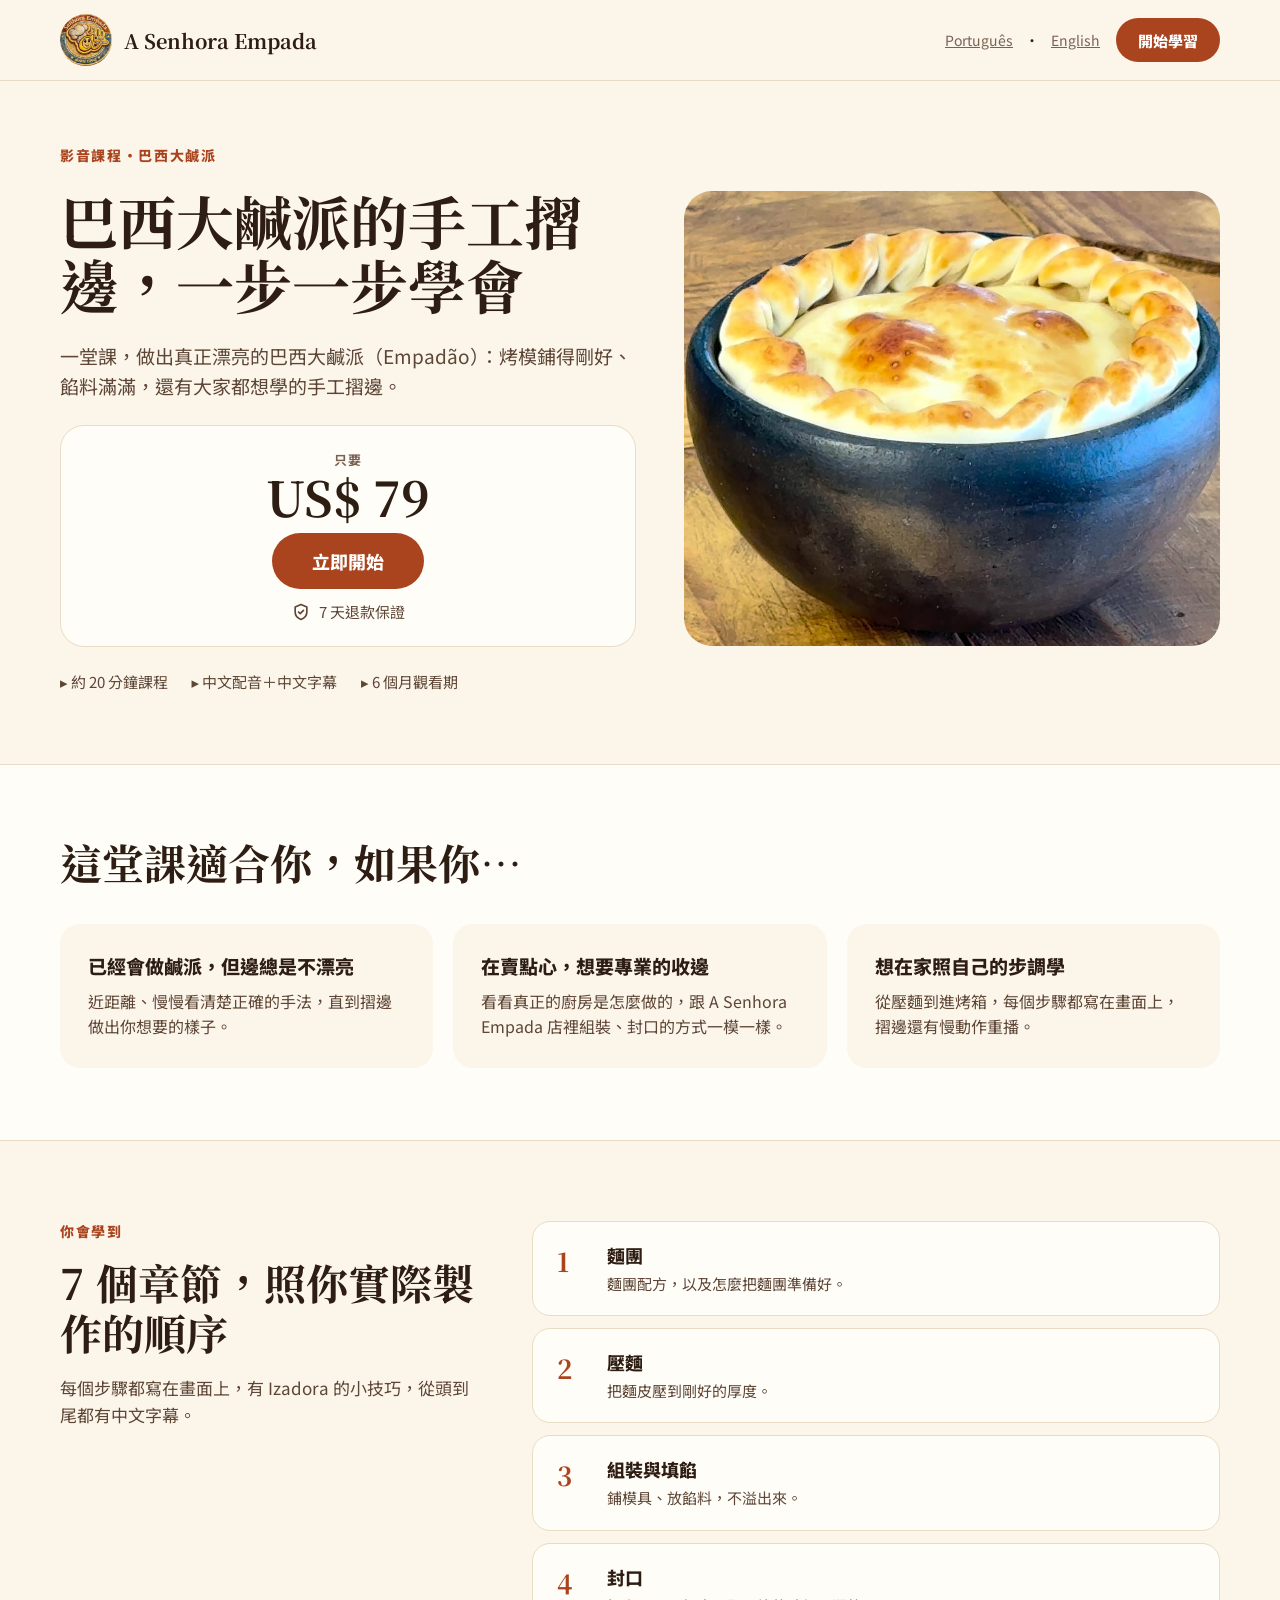
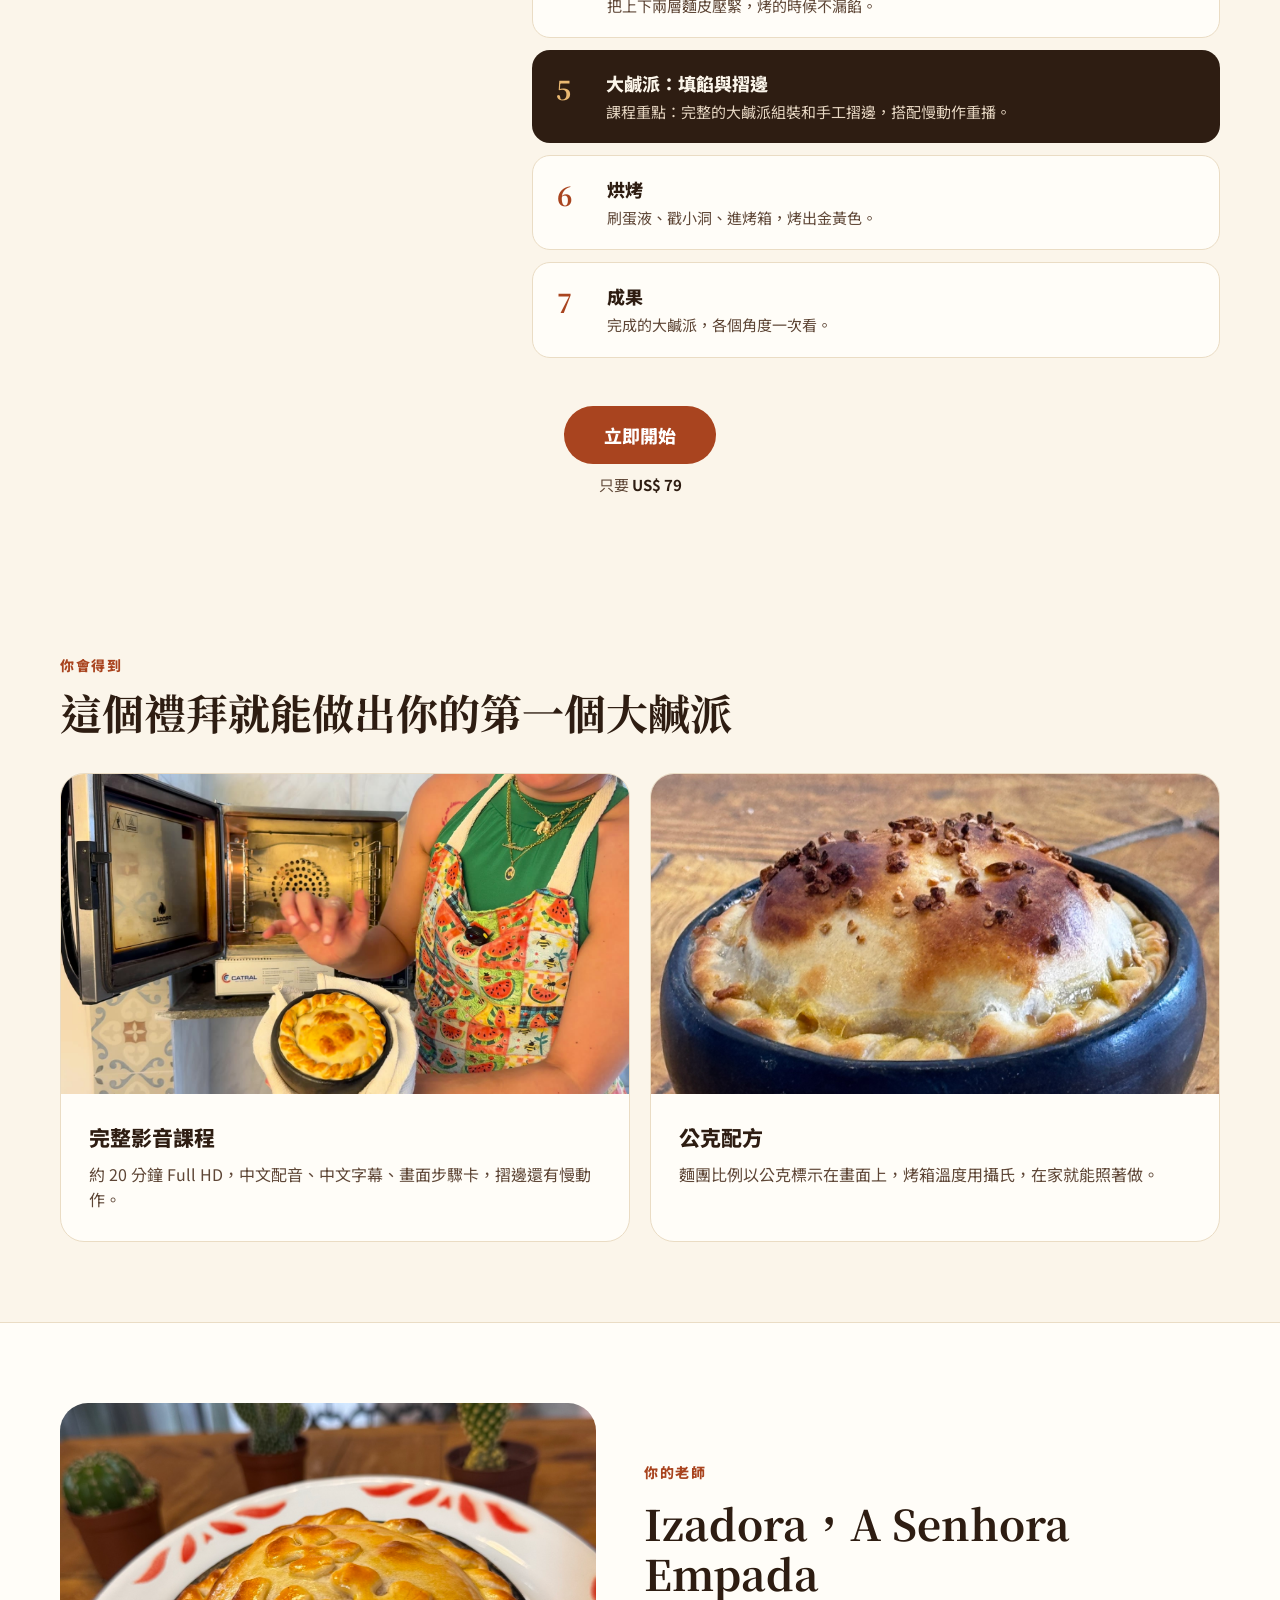
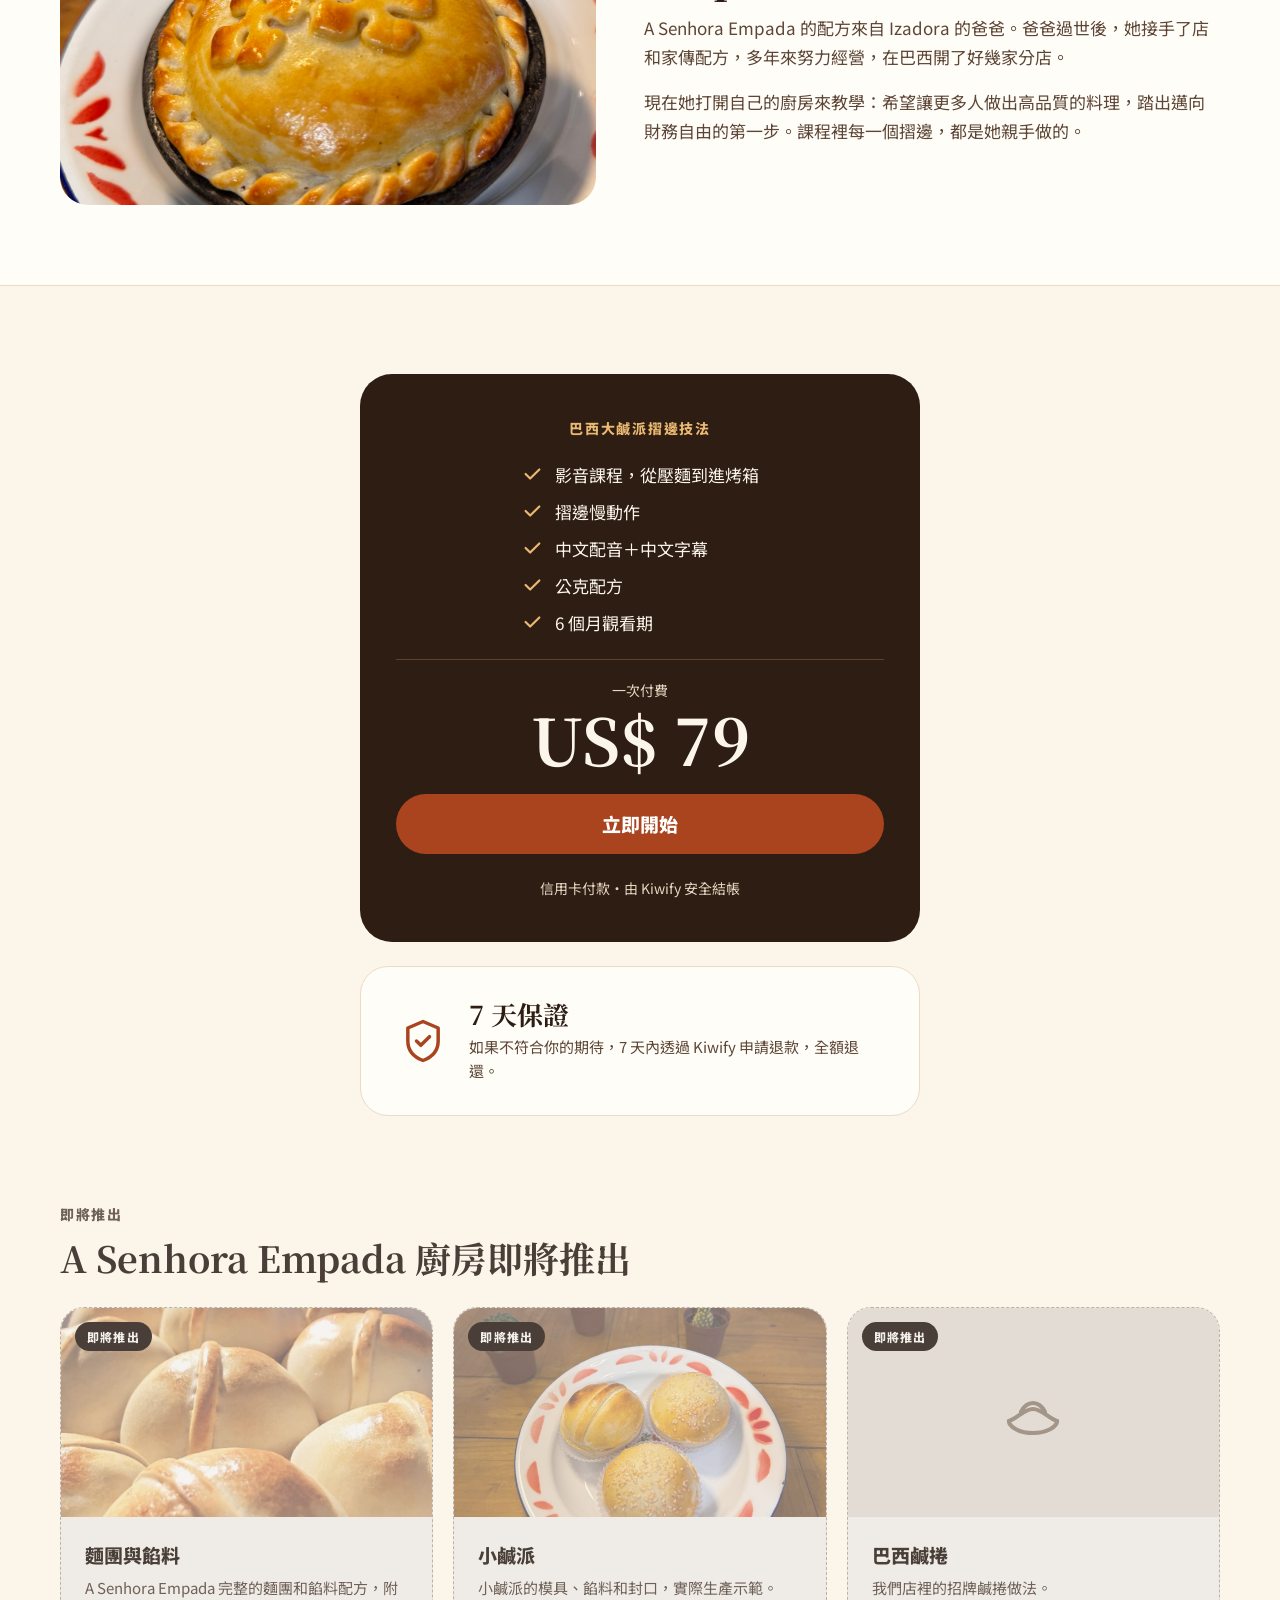
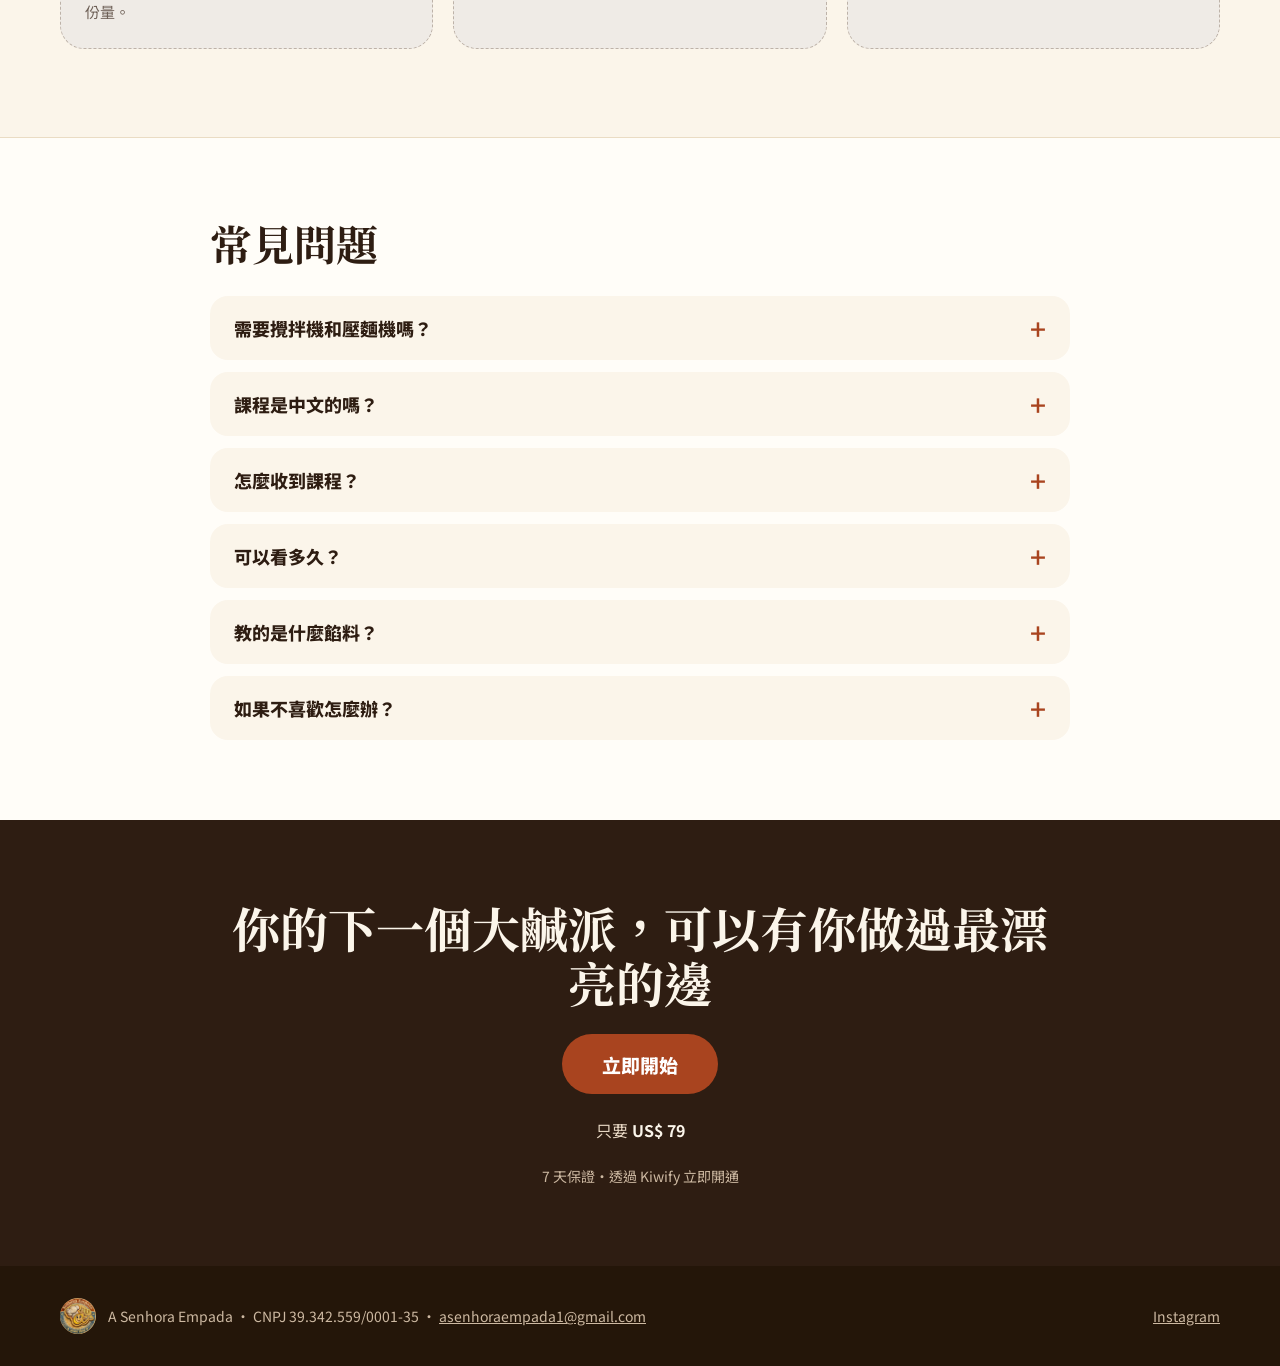
<file: zh/index.html>
<!doctype html>
<html lang="zh-Hant">
<head>
<meta charset="utf-8">
<meta name="viewport" content="width=device-width, initial-scale=1">
<title>巴西大鹹派摺邊技法・A Senhora Empada</title>
<meta name="description" content="跟著 A Senhora Empada 的 Izadora，一步一步學會巴西大鹹派（Empadão）的手工摺邊。完整影音課程，中文配音＋中文字幕，只要 US$ 79。">
<meta property="og:title" content="巴西大鹹派摺邊技法・A Senhora Empada">
<meta property="og:description" content="跟著 A Senhora Empada 的 Izadora，一步一步學會巴西大鹹派（Empadão）的手工摺邊。完整影音課程，中文配音＋中文字幕，只要 US$ 79。">
<meta property="og:type" content="website">
<meta property="og:image" content="https://asenhoraempada1-prog.github.io/empadao-goiano/capa.jpg">
<link rel="icon" href="../8af0908ff3555fba31a7554260d81e3b.jpg">
<link rel="alternate" hreflang="pt-BR" href="https://asenhoraempada1-prog.github.io/empadao-goiano/">
<link rel="alternate" hreflang="en" href="https://asenhoraempada1-prog.github.io/empadao-goiano/en/">
<link rel="alternate" hreflang="zh-Hant" href="https://asenhoraempada1-prog.github.io/empadao-goiano/zh/">
<link rel="preconnect" href="https://fonts.googleapis.com">
<link href="https://fonts.googleapis.com/css2?family=Noto+Serif+TC:wght@500;700&family=Noto+Sans+TC:wght@400;500;700;900&amp;display=swap" rel="stylesheet">
<style>
body{margin:0;background:#FBF5EA}
a{color:#A9441F}a:hover{color:#7E2F12}
img{max-width:100%}
details summary{cursor:pointer;list-style:none}
details summary::-webkit-details-marker{display:none}
details[open] .faq-plus{transform:rotate(45deg)}
.faq-plus{transition:transform .2s}
</style>
<!-- Meta Pixel: Curso Empadão - Site -->
<script>
!function(f,b,e,v,n,t,s){if(f.fbq)return;n=f.fbq=function(){n.callMethod?
n.callMethod.apply(n,arguments):n.queue.push(arguments)};
if(!f._fbq)f._fbq=n;n.push=n;n.loaded=!0;n.version='2.0';
n.queue=[];t=b.createElement(e);t.async=!0;
t.src=v;s=b.getElementsByTagName(e)[0];
s.parentNode.insertBefore(t,s)}(window, document,'script',
'https://connect.facebook.net/en_US/fbevents.js');
fbq('init', '2345836776151262');
fbq('init', '2233339330897372'); // pixel da conta de anúncios da Izadora
fbq('track', 'PageView');
fbq('track', 'ViewContent', {content_name: '巴西大鹹派摺邊技法', value: 79, currency: 'USD'});
// clique em qualquer botao que leva ao checkout da Kiwify
document.addEventListener('click', function (e) {
  var a = e.target.closest && e.target.closest('a[href*="pay.kiwify"]');
  if (a) fbq('track', 'InitiateCheckout', {content_name: '巴西大鹹派摺邊技法', value: 79, currency: 'USD'});
});
</script>
<noscript><img height="1" width="1" style="display:none" alt=""
src="https://www.facebook.com/tr?id=2345836776151262&ev=PageView&noscript=1"></noscript>
<noscript><img height="1" width="1" style="display:none" alt=""
src="https://www.facebook.com/tr?id=2233339330897372&ev=PageView&noscript=1"></noscript>
<!-- Fim do Meta Pixel -->
</head>
<body>
<div style="font-family: 'Noto Sans TC', system-ui, sans-serif; color: #2E1D12; background: #FBF5EA; width: 100%; min-height: 100%">
<header style="background: #FBF5EA; border-bottom: 1px solid #EADCC4">
<div style="max-width: 1160px; margin: 0 auto; padding: 14px 24px; display: flex; align-items: center; justify-content: space-between; gap: 16px; flex-wrap: wrap">
<div style="display: flex; align-items: center; gap: 12px">
<img src="../8af0908ff3555fba31a7554260d81e3b.jpg" alt="A Senhora Empada logo" style="width: 52px; height: 52px; border-radius: 50%; object-fit: cover">
<span style="font-family: 'Noto Serif TC', serif; font-weight: 700; font-size: 20px">A Senhora Empada</span>
</div>
<div style="display: flex; align-items: center; gap: 16px; flex-wrap: wrap">
<nav style="display: flex; gap: 12px; font-size: 14px"><a href="../" style="color: #7A6252">Português</a> · <a href="../en/" style="color: #7A6252">English</a></nav>
<a href="https://pay.kiwify.com/bzQxXBg" style="display: inline-flex; align-items: center; min-height: 44px; padding: 0 22px; border-radius: 999px; background: #A9441F; color: #FFFFFF; font-weight: 800; font-size: 15px; text-decoration: none">開始學習</a>
</div>
</div>
</header>
<section style="max-width: 1160px; margin: 0 auto; padding: 64px 24px 72px; display: flex; flex-wrap: wrap; gap: 48px; align-items: center">
<div style="flex: 1 1 460px; min-width: 0; display: flex; flex-direction: column; gap: 24px">
<p style="margin: 0; font-weight: 800; font-size: 14px; letter-spacing: 0.12em; text-transform: uppercase; color: #A9441F">影音課程・巴西大鹹派</p>
<h1 style="margin: 0; font-family: 'Noto Serif TC', serif; font-weight: 700; font-size: clamp(38px, 5vw, 58px); line-height: 1.1">巴西大鹹派的手工摺邊，一步一步學會</h1>
<p style="margin: 0; font-size: 19px; line-height: 1.6; color: #5E4636">一堂課，做出真正漂亮的巴西大鹹派（Empadão）：烤模鋪得剛好、餡料滿滿，還有大家都想學的手工摺邊。</p>
<div style="display: flex; flex-direction: column; align-items: center; gap: 12px; text-align: center; background: #FFFDF8; border: 1px solid #EADCC4; border-radius: 24px; padding: 24px 20px">
<div style="display: flex; flex-direction: column; align-items: center; gap: 4px">
<span style="font-size: 13px; color: #7A6252; letter-spacing: 0.08em; text-transform: uppercase; font-weight: 700">只要</span>
<span style="font-family: 'Noto Serif TC', serif; font-weight: 700; font-size: 48px; line-height: 1; color: #2E1D12">US$ 79</span>
</div>
<a href="https://pay.kiwify.com/bzQxXBg" style="display: inline-flex; align-items: center; justify-content: center; min-height: 56px; padding: 0 40px; border-radius: 999px; background: #A9441F; color: #FFFFFF; font-weight: 800; font-size: 18px; text-decoration: none">立即開始</a>
<span style="display: inline-flex; align-items: center; gap: 8px; font-size: 15px; color: #5E4636"><svg width="20" height="20" viewBox="0 0 24 24" fill="none" stroke="#5E4636" stroke-width="2" stroke-linecap="round" stroke-linejoin="round" aria-hidden="true"><path d="M12 3l7 3v6c0 4.5-3 7.5-7 9-4-1.5-7-4.5-7-9V6z"></path><path d="M9 12l2 2 4-4"></path></svg>7 天退款保證</span>
</div>
<div style="display: flex; flex-wrap: wrap; gap: 24px; font-size: 15px; color: #5E4636"><span>▸ 約 20 分鐘課程</span><span>▸ 中文配音＋中文字幕</span><span>▸ 6 個月觀看期</span></div>
</div>
<div style="flex: 1 1 420px; min-width: 0">
<img src="../e88e0f59a967d64992b2ea49ccd8fb98.jpg" alt="" style="width: 100%; aspect-ratio: 4 / 3.4; object-fit: cover; border-radius: 28px; display: block">
</div>
</section>
<section style="background: #FFFDF8; border-top: 1px solid #EADCC4; border-bottom: 1px solid #EADCC4">
<div style="max-width: 1160px; margin: 0 auto; padding: 72px 24px; display: flex; flex-direction: column; gap: 36px">
<h2 style="margin: 0; font-family: 'Noto Serif TC', serif; font-size: clamp(30px, 3.4vw, 42px); line-height: 1.2; max-width: 720px">這堂課適合你，如果你…</h2>
<div style="display: grid; grid-template-columns: repeat(auto-fit, minmax(260px, 1fr)); gap: 20px">
<div style="background: #FBF5EA; border-radius: 20px; padding: 28px; display: flex; flex-direction: column; gap: 10px"><h3 style="margin: 0; font-size: 19px; font-weight: 800">已經會做鹹派，但邊總是不漂亮</h3><p style="margin: 0; font-size: 16px; line-height: 1.6; color: #5E4636">近距離、慢慢看清楚正確的手法，直到摺邊做出你想要的樣子。</p></div>
<div style="background: #FBF5EA; border-radius: 20px; padding: 28px; display: flex; flex-direction: column; gap: 10px"><h3 style="margin: 0; font-size: 19px; font-weight: 800">在賣點心，想要專業的收邊</h3><p style="margin: 0; font-size: 16px; line-height: 1.6; color: #5E4636">看看真正的廚房是怎麼做的，跟 A Senhora Empada 店裡組裝、封口的方式一模一樣。</p></div>
<div style="background: #FBF5EA; border-radius: 20px; padding: 28px; display: flex; flex-direction: column; gap: 10px"><h3 style="margin: 0; font-size: 19px; font-weight: 800">想在家照自己的步調學</h3><p style="margin: 0; font-size: 16px; line-height: 1.6; color: #5E4636">從壓麵到進烤箱，每個步驟都寫在畫面上，摺邊還有慢動作重播。</p></div>
</div></div></section>
<section style="max-width: 1160px; margin: 0 auto; padding: 80px 24px; display: flex; flex-wrap: wrap; gap: 48px">
<div style="flex: 1 1 340px; min-width: 0; display: flex; flex-direction: column; gap: 16px"><p style="margin: 0; font-weight: 800; font-size: 14px; letter-spacing: 0.12em; text-transform: uppercase; color: #A9441F">你會學到</p><h2 style="margin: 0; font-family: 'Noto Serif TC', serif; font-size: clamp(30px, 3.4vw, 42px); line-height: 1.2">7 個章節，照你實際製作的順序</h2><p style="margin: 0; font-size: 17px; line-height: 1.6; color: #5E4636">每個步驟都寫在畫面上，有 Izadora 的小技巧，從頭到尾都有中文字幕。</p></div>
<ol style="flex: 2 1 520px; min-width: 0; margin: 0; padding: 0; list-style: none; display: flex; flex-direction: column; gap: 12px">
<li style="display: flex; gap: 18px; align-items: flex-start; background: #FFFDF8; border: 1px solid #EADCC4; border-radius: 18px; padding: 20px 24px"><span style="font-family: 'Noto Serif TC', serif; font-weight: 700; font-size: 26px; color: #A9441F; min-width: 32px">1</span><div><h3 style="margin: 0 0 4px; font-size: 18px; font-weight: 800">麵團</h3><p style="margin: 0; font-size: 15px; line-height: 1.55; color: #5E4636">麵團配方，以及怎麼把麵團準備好。</p></div></li>
<li style="display: flex; gap: 18px; align-items: flex-start; background: #FFFDF8; border: 1px solid #EADCC4; border-radius: 18px; padding: 20px 24px"><span style="font-family: 'Noto Serif TC', serif; font-weight: 700; font-size: 26px; color: #A9441F; min-width: 32px">2</span><div><h3 style="margin: 0 0 4px; font-size: 18px; font-weight: 800">壓麵</h3><p style="margin: 0; font-size: 15px; line-height: 1.55; color: #5E4636">把麵皮壓到剛好的厚度。</p></div></li>
<li style="display: flex; gap: 18px; align-items: flex-start; background: #FFFDF8; border: 1px solid #EADCC4; border-radius: 18px; padding: 20px 24px"><span style="font-family: 'Noto Serif TC', serif; font-weight: 700; font-size: 26px; color: #A9441F; min-width: 32px">3</span><div><h3 style="margin: 0 0 4px; font-size: 18px; font-weight: 800">組裝與填餡</h3><p style="margin: 0; font-size: 15px; line-height: 1.55; color: #5E4636">鋪模具、放餡料，不溢出來。</p></div></li>
<li style="display: flex; gap: 18px; align-items: flex-start; background: #FFFDF8; border: 1px solid #EADCC4; border-radius: 18px; padding: 20px 24px"><span style="font-family: 'Noto Serif TC', serif; font-weight: 700; font-size: 26px; color: #A9441F; min-width: 32px">4</span><div><h3 style="margin: 0 0 4px; font-size: 18px; font-weight: 800">封口</h3><p style="margin: 0; font-size: 15px; line-height: 1.55; color: #5E4636">把上下兩層麵皮壓緊，烤的時候不漏餡。</p></div></li>
<li style="display: flex; gap: 18px; align-items: flex-start; background: #2E1D12; border-radius: 18px; padding: 20px 24px; color: #FBF5EA"><span style="font-family: 'Noto Serif TC', serif; font-weight: 700; font-size: 26px; color: #E9B872; min-width: 32px">5</span><div><h3 style="margin: 0 0 4px; font-size: 18px; font-weight: 800">大鹹派：填餡與摺邊</h3><p style="margin: 0; font-size: 15px; line-height: 1.55; color: #E6D6C2">課程重點：完整的大鹹派組裝和手工摺邊，搭配慢動作重播。</p></div></li>
<li style="display: flex; gap: 18px; align-items: flex-start; background: #FFFDF8; border: 1px solid #EADCC4; border-radius: 18px; padding: 20px 24px"><span style="font-family: 'Noto Serif TC', serif; font-weight: 700; font-size: 26px; color: #A9441F; min-width: 32px">6</span><div><h3 style="margin: 0 0 4px; font-size: 18px; font-weight: 800">烘烤</h3><p style="margin: 0; font-size: 15px; line-height: 1.55; color: #5E4636">刷蛋液、戳小洞、進烤箱，烤出金黃色。</p></div></li>
<li style="display: flex; gap: 18px; align-items: flex-start; background: #FFFDF8; border: 1px solid #EADCC4; border-radius: 18px; padding: 20px 24px"><span style="font-family: 'Noto Serif TC', serif; font-weight: 700; font-size: 26px; color: #A9441F; min-width: 32px">7</span><div><h3 style="margin: 0 0 4px; font-size: 18px; font-weight: 800">成果</h3><p style="margin: 0; font-size: 15px; line-height: 1.55; color: #5E4636">完成的大鹹派，各個角度一次看。</p></div></li>
</ol></section>
<div style="max-width: 1160px; margin: -32px auto 0; padding: 0 24px 80px; display: flex; flex-direction: column; align-items: center; gap: 10px; text-align: center"><a href="https://pay.kiwify.com/bzQxXBg" style="display: inline-flex; align-items: center; justify-content: center; min-height: 58px; padding: 0 40px; border-radius: 999px; background: #A9441F; color: #FFFFFF; font-weight: 800; font-size: 18px; text-decoration: none">立即開始</a><span style="font-size: 15px; color: #5E4636">只要 <strong style="color: #2E1D12">US$ 79</strong></span></div>
<section style="max-width: 1160px; margin: 0 auto; padding: 80px 24px; display: flex; flex-direction: column; gap: 36px">
<div style="display: flex; flex-direction: column; gap: 12px"><p style="margin: 0; font-weight: 800; font-size: 14px; letter-spacing: 0.12em; text-transform: uppercase; color: #A9441F">你會得到</p><h2 style="margin: 0; font-family: 'Noto Serif TC', serif; font-size: clamp(30px, 3.4vw, 42px); line-height: 1.2">這個禮拜就能做出你的第一個大鹹派</h2></div>
<div style="display: grid; grid-template-columns: repeat(auto-fit, minmax(300px, 1fr)); gap: 20px">
<div style="background: #FFFDF8; border: 1px solid #EADCC4; border-radius: 24px; overflow: hidden; display: flex; flex-direction: column"><img src="../36023c502fd8059afc4d418bd94dae25.jpg" alt="剛出爐的大鹹派" style="width: 100%; aspect-ratio: 16 / 9; object-fit: cover; display: block"><div style="padding: 28px; display: flex; flex-direction: column; gap: 10px"><h3 style="margin: 0; font-size: 21px; font-weight: 800">完整影音課程</h3><p style="margin: 0; font-size: 16px; line-height: 1.6; color: #5E4636">約 20 分鐘 Full HD，中文配音、中文字幕、畫面步驟卡，摺邊還有慢動作。</p></div></div>
<div style="background: #FFFDF8; border: 1px solid #EADCC4; border-radius: 24px; overflow: hidden; display: flex; flex-direction: column"><img src="../img/panela.jpg" alt="Izadora 正在切掉烤模周圍多餘的麵皮" style="width: 100%; aspect-ratio: 16 / 9; object-fit: cover; display: block"><div style="padding: 28px; display: flex; flex-direction: column; gap: 10px"><h3 style="margin: 0; font-size: 21px; font-weight: 800">公克配方</h3><p style="margin: 0; font-size: 16px; line-height: 1.6; color: #5E4636">麵團比例以公克標示在畫面上，烤箱溫度用攝氏，在家就能照著做。</p></div></div>
</div></section>
<section style="background: #FFFDF8; border-top: 1px solid #EADCC4; border-bottom: 1px solid #EADCC4">
<div style="max-width: 1160px; margin: 0 auto; padding: 80px 24px; display: flex; flex-wrap: wrap; gap: 48px; align-items: center">
<div style="flex: 1 1 380px; min-width: 0"><img src="../img/hero.jpg" alt="" style="width: 100%; aspect-ratio: 4 / 3; object-fit: cover; border-radius: 28px; display: block"></div>
<div style="flex: 1 1 420px; min-width: 0; display: flex; flex-direction: column; gap: 16px"><p style="margin: 0; font-weight: 800; font-size: 14px; letter-spacing: 0.12em; text-transform: uppercase; color: #A9441F">你的老師</p><h2 style="margin: 0; font-family: 'Noto Serif TC', serif; font-size: clamp(30px, 3.4vw, 42px); line-height: 1.2">Izadora，A Senhora Empada</h2><p style="margin: 0; font-size: 17px; line-height: 1.7; color: #5E4636">A Senhora Empada 的配方來自 Izadora 的爸爸。爸爸過世後，她接手了店和家傳配方，多年來努力經營，在巴西開了好幾家分店。</p><p style="margin: 0; font-size: 17px; line-height: 1.7; color: #5E4636">現在她打開自己的廚房來教學：希望讓更多人做出高品質的料理，踏出邁向財務自由的第一步。課程裡每一個摺邊，都是她親手做的。</p></div>
</div></section>
<section id="offer" style="max-width: 1160px; margin: 0 auto; padding: 88px 24px; display: flex; flex-direction: column; align-items: center; gap: 24px">
<div style="width: 100%; max-width: 560px; background: #2E1D12; color: #FBF5EA; border-radius: 32px; padding: 44px 36px; display: flex; flex-direction: column; align-items: center; gap: 24px; text-align: center; box-sizing: border-box">
<p style="margin: 0; font-weight: 800; font-size: 14px; letter-spacing: 0.12em; text-transform: uppercase; color: #E9B872">巴西大鹹派摺邊技法</p>
<ul style="margin: 0; padding: 0; list-style: none; display: flex; flex-direction: column; gap: 12px; font-size: 17px; text-align: left"><li style="display: flex; gap: 12px; align-items: center"><svg width="22" height="22" viewBox="0 0 24 24" fill="none" stroke="#E9B872" stroke-width="2.4" stroke-linecap="round" stroke-linejoin="round" aria-hidden="true"><path d="M5 12l5 5L20 7"></path></svg>影音課程，從壓麵到進烤箱</li><li style="display: flex; gap: 12px; align-items: center"><svg width="22" height="22" viewBox="0 0 24 24" fill="none" stroke="#E9B872" stroke-width="2.4" stroke-linecap="round" stroke-linejoin="round" aria-hidden="true"><path d="M5 12l5 5L20 7"></path></svg>摺邊慢動作</li><li style="display: flex; gap: 12px; align-items: center"><svg width="22" height="22" viewBox="0 0 24 24" fill="none" stroke="#E9B872" stroke-width="2.4" stroke-linecap="round" stroke-linejoin="round" aria-hidden="true"><path d="M5 12l5 5L20 7"></path></svg>中文配音＋中文字幕</li><li style="display: flex; gap: 12px; align-items: center"><svg width="22" height="22" viewBox="0 0 24 24" fill="none" stroke="#E9B872" stroke-width="2.4" stroke-linecap="round" stroke-linejoin="round" aria-hidden="true"><path d="M5 12l5 5L20 7"></path></svg>公克配方</li><li style="display: flex; gap: 12px; align-items: center"><svg width="22" height="22" viewBox="0 0 24 24" fill="none" stroke="#E9B872" stroke-width="2.4" stroke-linecap="round" stroke-linejoin="round" aria-hidden="true"><path d="M5 12l5 5L20 7"></path></svg>6 個月觀看期</li></ul>
<div style="width: 100%; display: flex; flex-direction: column; align-items: center; gap: 6px; padding-top: 20px; border-top: 1px solid #5A4130"><span style="font-size: 14px; color: #E6D6C2">一次付費</span><span style="font-family: 'Noto Serif TC', serif; font-weight: 700; font-size: 64px; line-height: 1">US$ 79</span></div>
<a href="https://pay.kiwify.com/bzQxXBg" style="display: inline-flex; align-items: center; justify-content: center; min-height: 60px; padding: 0 40px; border-radius: 999px; background: #A9441F; color: #FFFFFF; font-weight: 800; font-size: 19px; text-decoration: none; width: 100%; box-sizing: border-box">立即開始</a>
<span style="font-size: 14px; color: #E6D6C2">信用卡付款・由 Kiwify 安全結帳</span>
</div>
<div style="width: 100%; max-width: 560px; background: #FFFDF8; border: 1px solid #EADCC4; border-radius: 28px; padding: 32px 36px; display: flex; gap: 20px; align-items: center; box-sizing: border-box">
<svg width="52" height="52" viewBox="0 0 24 24" fill="none" stroke="#A9441F" stroke-width="1.6" stroke-linecap="round" stroke-linejoin="round" aria-hidden="true" style="flex: 0 0 auto"><path d="M12 3l7 3v6c0 4.5-3 7.5-7 9-4-1.5-7-4.5-7-9V6z"></path><path d="M9 12l2 2 4-4"></path></svg>
<div style="display: flex; flex-direction: column; gap: 6px"><h2 style="margin: 0; font-family: 'Noto Serif TC', serif; font-size: 26px; line-height: 1.15">7 天保證</h2><p style="margin: 0; font-size: 15px; line-height: 1.6; color: #5E4636">如果不符合你的期待，7 天內透過 Kiwify 申請退款，全額退還。</p></div>
</div></section>
<section style="max-width: 1160px; margin: 0 auto; padding: 0 24px 88px; display: flex; flex-direction: column; gap: 28px">
<div style="display: flex; flex-direction: column; gap: 12px"><p style="margin: 0; font-weight: 800; font-size: 14px; letter-spacing: 0.12em; text-transform: uppercase; color: #6F6158">即將推出</p><h2 style="margin: 0; font-family: 'Noto Serif TC', serif; font-size: clamp(28px, 3vw, 36px); line-height: 1.2; color: #4A3F38">A Senhora Empada 廚房即將推出</h2></div>
<div style="display: grid; grid-template-columns: repeat(auto-fit, minmax(260px, 1fr)); gap: 20px">
<div style="background: #EFEBE6; border: 1px dashed #BDB2A8; border-radius: 24px; overflow: hidden; display: flex; flex-direction: column"><div style="position: relative"><img src="../img/douradas.jpg" alt="" style="width: 100%; aspect-ratio: 16 / 9; object-fit: cover; display: block;  opacity: 0.55"><span style="position: absolute; top: 14px; left: 14px; background: #4A3F38; color: #F2EEEA; font-size: 12px; font-weight: 800; letter-spacing: 0.1em; text-transform: uppercase; padding: 6px 12px; border-radius: 999px">即將推出</span></div><div style="padding: 24px; display: flex; flex-direction: column; gap: 8px"><h3 style="margin: 0; font-size: 19px; font-weight: 800; color: #4A3F38">麵團與餡料</h3><p style="margin: 0; font-size: 15px; line-height: 1.6; color: #6F6158">A Senhora Empada 完整的麵團和餡料配方，附份量。</p></div></div>
<div style="background: #EFEBE6; border: 1px dashed #BDB2A8; border-radius: 24px; overflow: hidden; display: flex; flex-direction: column"><div style="position: relative"><img src="../img/trio.jpg" alt="" style="width: 100%; aspect-ratio: 16 / 9; object-fit: cover; display: block;  opacity: 0.55"><span style="position: absolute; top: 14px; left: 14px; background: #4A3F38; color: #F2EEEA; font-size: 12px; font-weight: 800; letter-spacing: 0.1em; text-transform: uppercase; padding: 6px 12px; border-radius: 999px">即將推出</span></div><div style="padding: 24px; display: flex; flex-direction: column; gap: 8px"><h3 style="margin: 0; font-size: 19px; font-weight: 800; color: #4A3F38">小鹹派</h3><p style="margin: 0; font-size: 15px; line-height: 1.6; color: #6F6158">小鹹派的模具、餡料和封口，實際生產示範。</p></div></div>
<div style="background: #EFEBE6; border: 1px dashed #BDB2A8; border-radius: 24px; overflow: hidden; display: flex; flex-direction: column"><div style="position: relative; aspect-ratio: 16 / 9; display: flex; align-items: center; justify-content: center; background: #E2DCD5"><svg width="72" height="72" viewBox="0 0 24 24" fill="none" stroke="#A39588" stroke-width="1.4" stroke-linecap="round" stroke-linejoin="round" aria-hidden="true"><path d="M4 15c3-1 5-4 8-4s5 3 8 4"></path><path d="M4 15c0 2 3.5 4 8 4s8-2 8-4"></path><path d="M8 12c1-2 2.5-3 4-3s3 1 4 3"></path></svg><span style="position: absolute; top: 14px; left: 14px; background: #4A3F38; color: #F2EEEA; font-size: 12px; font-weight: 800; letter-spacing: 0.1em; text-transform: uppercase; padding: 6px 12px; border-radius: 999px">即將推出</span></div><div style="padding: 24px; display: flex; flex-direction: column; gap: 8px"><h3 style="margin: 0; font-size: 19px; font-weight: 800; color: #4A3F38">巴西鹹捲</h3><p style="margin: 0; font-size: 15px; line-height: 1.6; color: #6F6158">我們店裡的招牌鹹捲做法。</p></div></div>
</div></section>
<section style="background: #FFFDF8; border-top: 1px solid #EADCC4"><div style="max-width: 860px; margin: 0 auto; padding: 80px 24px; display: flex; flex-direction: column; gap: 28px"><h2 style="margin: 0; font-family: 'Noto Serif TC', serif; font-size: clamp(30px, 3.4vw, 42px); line-height: 1.2">常見問題</h2><div style="display: flex; flex-direction: column; gap: 12px">
<details style="background: #FBF5EA; border-radius: 18px; padding: 0 24px"><summary style="min-height: 64px; display: flex; align-items: center; justify-content: space-between; gap: 16px; font-size: 18px; font-weight: 800">需要攪拌機和壓麵機嗎？<span class="faq-plus" aria-hidden="true" style="font-size: 28px; color: #A9441F; font-weight: 500">+</span></summary><p style="margin: 0 0 22px; font-size: 16px; line-height: 1.65; color: #5E4636">課程裡是用攪拌機打麵團、用壓麵機壓麵，就像我們店裡的做法。在家可以用手揉、用擀麵棍擀開：只是比較費力，摺邊的技巧完全一樣。</p></details>
<details style="background: #FBF5EA; border-radius: 18px; padding: 0 24px"><summary style="min-height: 64px; display: flex; align-items: center; justify-content: space-between; gap: 16px; font-size: 18px; font-weight: 800">課程是中文的嗎？<span class="faq-plus" aria-hidden="true" style="font-size: 28px; color: #A9441F; font-weight: 500">+</span></summary><p style="margin: 0 0 22px; font-size: 16px; line-height: 1.65; color: #5E4636">是的。旁白是用 AI 以 Izadora 本人的聲音配成中文，整堂課都有中文字幕和畫面步驟。</p></details>
<details style="background: #FBF5EA; border-radius: 18px; padding: 0 24px"><summary style="min-height: 64px; display: flex; align-items: center; justify-content: space-between; gap: 16px; font-size: 18px; font-weight: 800">怎麼收到課程？<span class="faq-plus" aria-hidden="true" style="font-size: 28px; color: #A9441F; font-weight: 500">+</span></summary><p style="margin: 0 0 22px; font-size: 16px; line-height: 1.65; color: #5E4636">付款確認後，Kiwify 會把觀看權限寄到你的電子信箱，課程放在會員專區。</p></details>
<details style="background: #FBF5EA; border-radius: 18px; padding: 0 24px"><summary style="min-height: 64px; display: flex; align-items: center; justify-content: space-between; gap: 16px; font-size: 18px; font-weight: 800">可以看多久？<span class="faq-plus" aria-hidden="true" style="font-size: 28px; color: #A9441F; font-weight: 500">+</span></summary><p style="margin: 0 0 22px; font-size: 16px; line-height: 1.65; color: #5E4636">你有 6 個月的觀看期，想看幾次都可以。</p></details>
<details style="background: #FBF5EA; border-radius: 18px; padding: 0 24px"><summary style="min-height: 64px; display: flex; align-items: center; justify-content: space-between; gap: 16px; font-size: 18px; font-weight: 800">教的是什麼餡料？<span class="faq-plus" aria-hidden="true" style="font-size: 28px; color: #A9441F; font-weight: 500">+</span></summary><p style="margin: 0 0 22px; font-size: 16px; line-height: 1.65; color: #5E4636">課程示範的是雞肉、棕櫚心和青蔥餡，但重點是組裝和摺邊，任何餡料都適用。</p></details>
<details style="background: #FBF5EA; border-radius: 18px; padding: 0 24px"><summary style="min-height: 64px; display: flex; align-items: center; justify-content: space-between; gap: 16px; font-size: 18px; font-weight: 800">如果不喜歡怎麼辦？<span class="faq-plus" aria-hidden="true" style="font-size: 28px; color: #A9441F; font-weight: 500">+</span></summary><p style="margin: 0 0 22px; font-size: 16px; line-height: 1.65; color: #5E4636">有 7 天保證。在期限內透過 Kiwify 申請退款，就能拿回全部費用。</p></details>
</div></div></section>
<section style="background: #2E1D12; color: #FBF5EA"><div style="max-width: 860px; margin: 0 auto; padding: 80px 24px; display: flex; flex-direction: column; gap: 24px; align-items: center; text-align: center">
<h2 style="margin: 0; font-family: 'Noto Serif TC', serif; font-size: clamp(32px, 4vw, 48px); line-height: 1.15">你的下一個大鹹派，可以有你做過最漂亮的邊</h2>
<a href="https://pay.kiwify.com/bzQxXBg" style="display: inline-flex; align-items: center; justify-content: center; min-height: 60px; padding: 0 40px; border-radius: 999px; background: #A9441F; color: #FFFFFF; font-weight: 800; font-size: 19px; text-decoration: none">立即開始</a>
<span style="font-size: 16px; color: #E6D6C2">只要 <strong style="color: #FBF5EA">US$ 79</strong></span>
<span style="font-size: 14px; color: #CDB9A2">7 天保證・透過 Kiwify 立即開通</span>
</div></section>
<footer style="background: #241609; color: #CDB9A2"><div style="max-width: 1160px; margin: 0 auto; padding: 32px 24px; display: flex; flex-wrap: wrap; gap: 16px; justify-content: space-between; align-items: center; font-size: 14px">
<div style="display: flex; align-items: center; gap: 12px"><img src="../8af0908ff3555fba31a7554260d81e3b.jpg" alt="" style="width: 36px; height: 36px; border-radius: 50%; object-fit: cover"><span>A Senhora Empada · CNPJ 39.342.559/0001-35 · <a href="mailto:asenhoraempada1@gmail.com" style="color: #CDB9A2">asenhoraempada1@gmail.com</a></span></div>
<div style="display: flex; gap: 20px; flex-wrap: wrap"><a href="https://www.instagram.com/asenhoraempadagoianaa" target="_blank" rel="noopener" style="color: #CDB9A2">Instagram</a></div>
</div></footer>
</div>
<script>/* repassa UTMs da pagina para o checkout (rastreio por campanha) */(function(){var q=new URLSearchParams(location.search),k=["utm_source","utm_medium","utm_campaign","utm_term","utm_content","src","sck"],keep=[];k.forEach(function(n){var x=q.get(n);if(x)keep.push([n,x])});if(!keep.length)return;document.querySelectorAll('a[href*="pay.kiwify.com"]').forEach(function(a){var u=new URL(a.href);keep.forEach(function(p){u.searchParams.set(p[0],p[1])});a.href=u.toString()})})();</script>

</body>
</html>
</file>
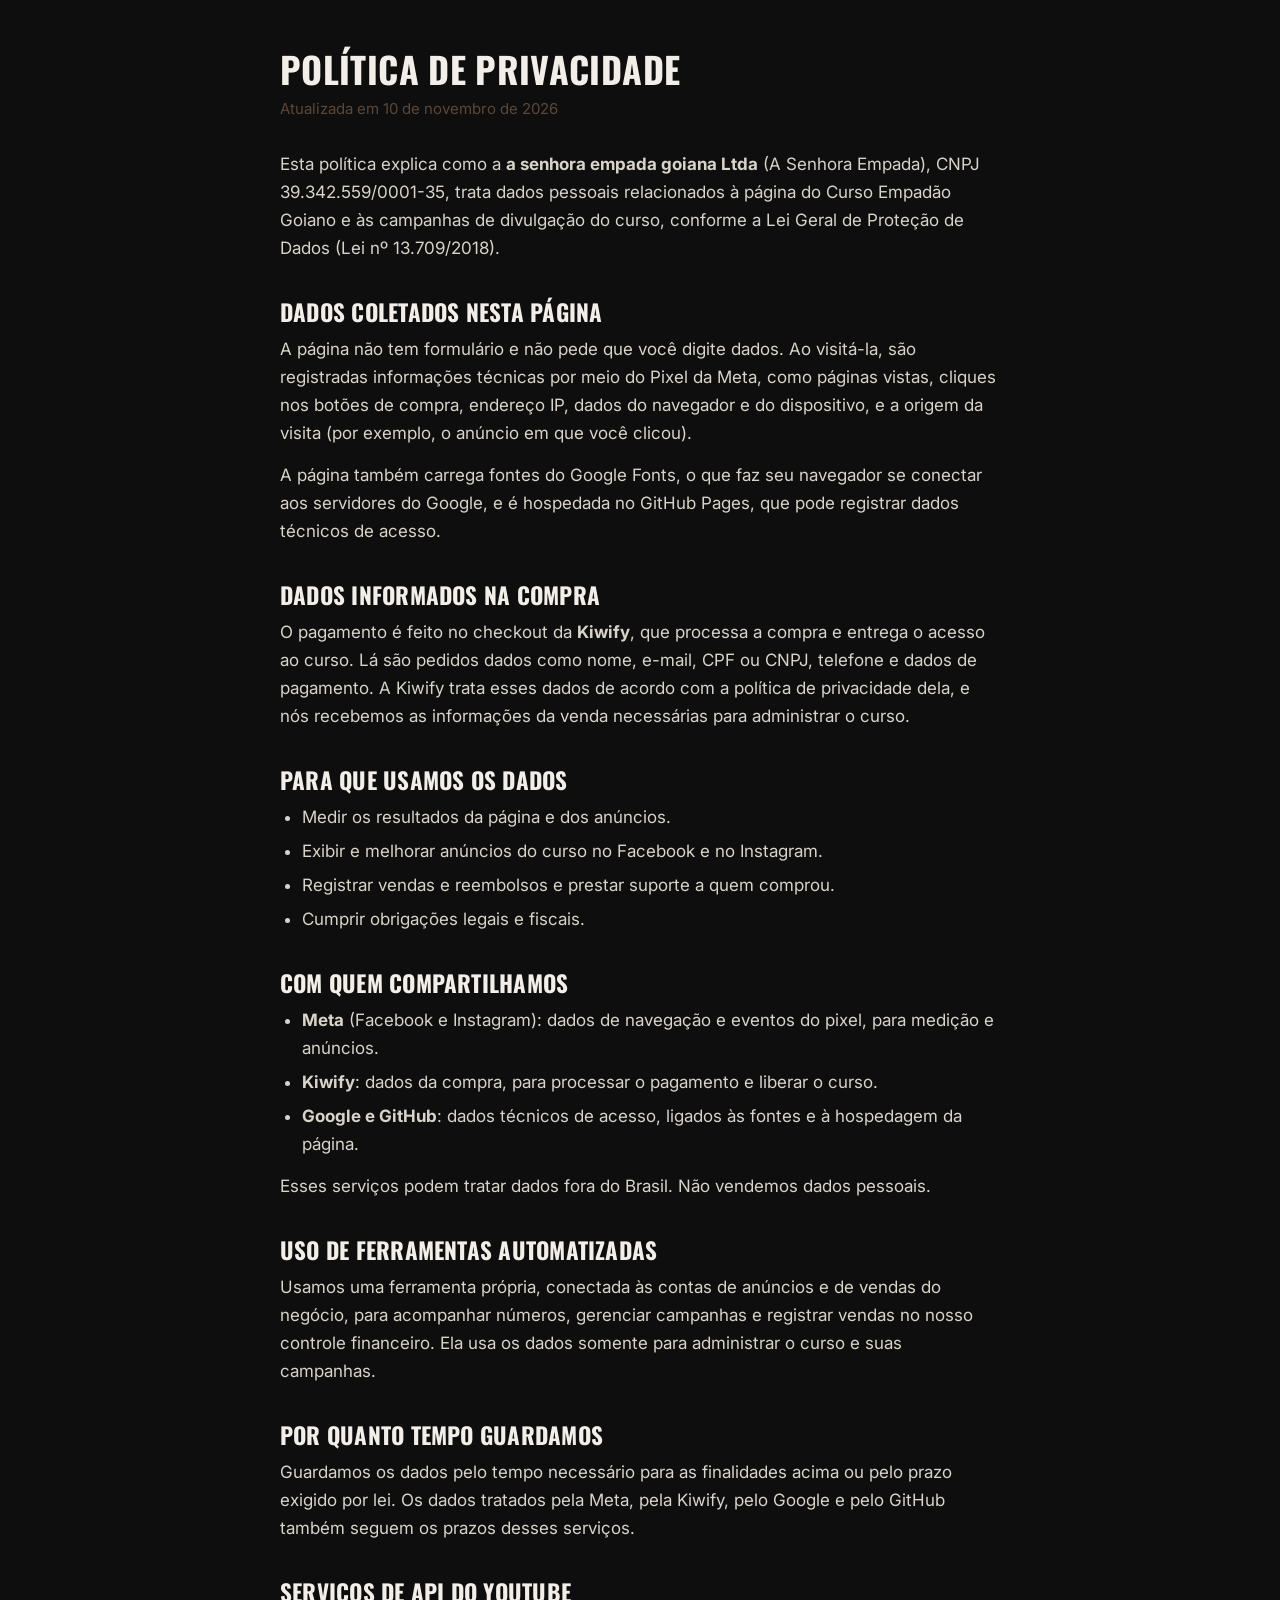
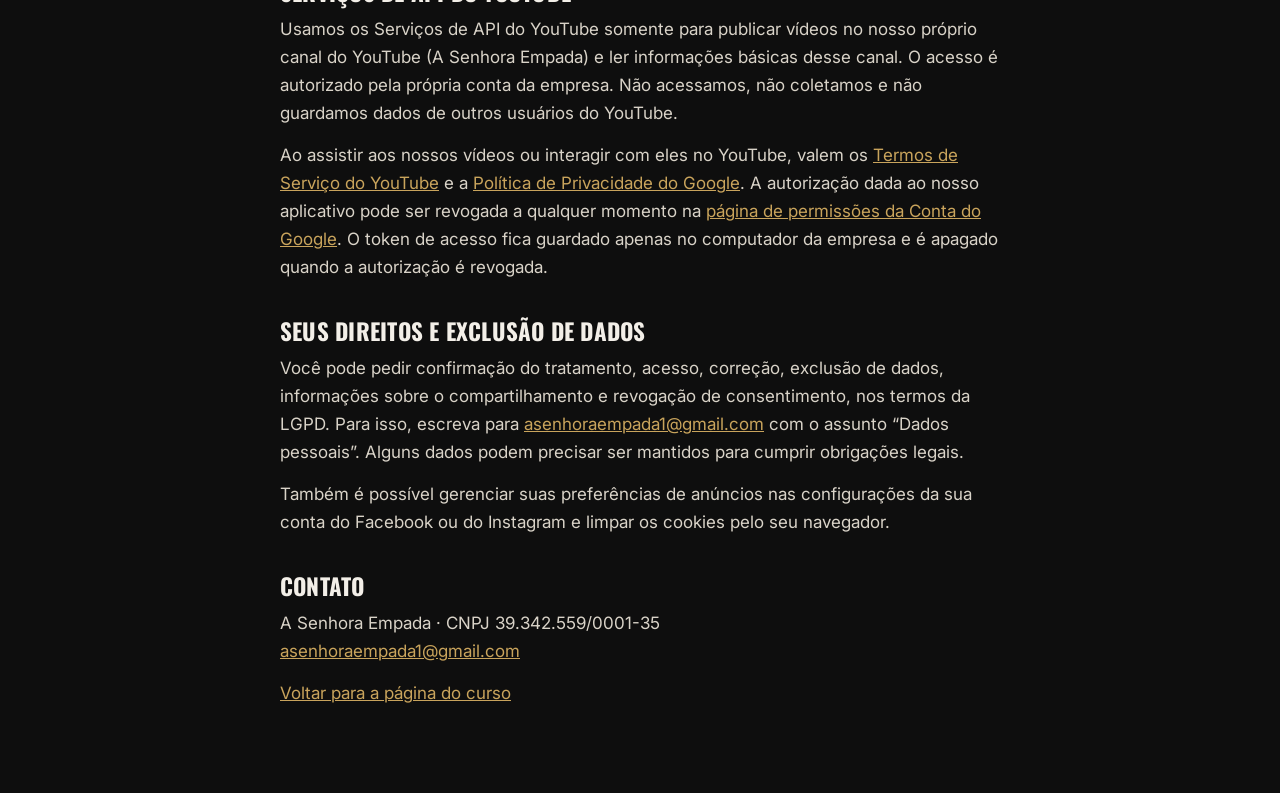
<file: privacidade.html>
<!doctype html>
<html lang="pt-BR">
<head>
<meta charset="utf-8">
<meta name="viewport" content="width=device-width, initial-scale=1">
<title>Política de Privacidade · A Senhora Empada</title>
<meta name="description" content="Como a A Senhora Empada trata os dados de quem visita a página do Curso Empadão Goiano.">
<link rel="icon" href="8af0908ff3555fba31a7554260d81e3b.jpg">
<style>
body{margin:0;background:#FBF5EA;color:#2E1D12;font-family:-apple-system,BlinkMacSystemFont,"Segoe UI",Roboto,Helvetica,Arial,sans-serif;font-size:17px;line-height:1.65}
main{max-width:720px;margin:0 auto;padding:48px 24px 72px}
h1{font-family:Georgia,serif;font-size:36px;line-height:1.15;margin:0 0 8px}
h2{font-family:Georgia,serif;font-size:23px;line-height:1.25;margin:36px 0 8px}
p,ul{margin:0 0 14px}
ul{padding-left:22px}
li{margin-bottom:6px}
a{color:#A9441F}
.atualizado{color:#5E4636;font-size:15px;margin-bottom:28px}
</style>
<link href="https://fonts.googleapis.com/css2?family=Oswald:wght@500;600&family=Inter:wght@400;500;600&display=swap" rel="stylesheet">
<style>body{background:#0e0e0e!important;color:#d9d3c8!important;font-family:'Inter',system-ui,sans-serif!important}
h1,h2{font-family:'Oswald',Impact,sans-serif!important;text-transform:uppercase;color:#f3efe8!important;letter-spacing:.01em}
a{color:#c9a45c!important}</style>
</head>
<body>
<main>
<h1>Política de Privacidade</h1>
<p class="atualizado">Atualizada em 10 de novembro de 2026</p>

<p>Esta política explica como a <strong>a senhora empada goiana Ltda</strong> (A Senhora Empada), CNPJ 39.342.559/0001-35, trata dados pessoais relacionados à página do Curso Empadão Goiano e às campanhas de divulgação do curso, conforme a Lei Geral de Proteção de Dados (Lei nº 13.709/2018).</p>

<h2>Dados coletados nesta página</h2>
<p>A página não tem formulário e não pede que você digite dados. Ao visitá-la, são registradas informações técnicas por meio do Pixel da Meta, como páginas vistas, cliques nos botões de compra, endereço IP, dados do navegador e do dispositivo, e a origem da visita (por exemplo, o anúncio em que você clicou).</p>
<p>A página também carrega fontes do Google Fonts, o que faz seu navegador se conectar aos servidores do Google, e é hospedada no GitHub Pages, que pode registrar dados técnicos de acesso.</p>

<h2>Dados informados na compra</h2>
<p>O pagamento é feito no checkout da <strong>Kiwify</strong>, que processa a compra e entrega o acesso ao curso. Lá são pedidos dados como nome, e-mail, CPF ou CNPJ, telefone e dados de pagamento. A Kiwify trata esses dados de acordo com a política de privacidade dela, e nós recebemos as informações da venda necessárias para administrar o curso.</p>

<h2>Para que usamos os dados</h2>
<ul>
<li>Medir os resultados da página e dos anúncios.</li>
<li>Exibir e melhorar anúncios do curso no Facebook e no Instagram.</li>
<li>Registrar vendas e reembolsos e prestar suporte a quem comprou.</li>
<li>Cumprir obrigações legais e fiscais.</li>
</ul>

<h2>Com quem compartilhamos</h2>
<ul>
<li><strong>Meta</strong> (Facebook e Instagram): dados de navegação e eventos do pixel, para medição e anúncios.</li>
<li><strong>Kiwify</strong>: dados da compra, para processar o pagamento e liberar o curso.</li>
<li><strong>Google e GitHub</strong>: dados técnicos de acesso, ligados às fontes e à hospedagem da página.</li>
</ul>
<p>Esses serviços podem tratar dados fora do Brasil. Não vendemos dados pessoais.</p>

<h2>Uso de ferramentas automatizadas</h2>
<p>Usamos uma ferramenta própria, conectada às contas de anúncios e de vendas do negócio, para acompanhar números, gerenciar campanhas e registrar vendas no nosso controle financeiro. Ela usa os dados somente para administrar o curso e suas campanhas.</p>

<h2>Por quanto tempo guardamos</h2>
<p>Guardamos os dados pelo tempo necessário para as finalidades acima ou pelo prazo exigido por lei. Os dados tratados pela Meta, pela Kiwify, pelo Google e pelo GitHub também seguem os prazos desses serviços.</p>

<h2>Serviços de API do YouTube</h2>
<p>Usamos os Serviços de API do YouTube somente para publicar vídeos no nosso próprio canal do YouTube (A Senhora Empada) e ler informações básicas desse canal. O acesso é autorizado pela própria conta da empresa. Não acessamos, não coletamos e não guardamos dados de outros usuários do YouTube.</p>
<p>Ao assistir aos nossos vídeos ou interagir com eles no YouTube, valem os <a href="https://www.youtube.com/t/terms">Termos de Serviço do YouTube</a> e a <a href="https://policies.google.com/privacy">Política de Privacidade do Google</a>. A autorização dada ao nosso aplicativo pode ser revogada a qualquer momento na <a href="https://security.google.com/settings/security/permissions">página de permissões da Conta do Google</a>. O token de acesso fica guardado apenas no computador da empresa e é apagado quando a autorização é revogada.</p>

<h2>Seus direitos e exclusão de dados</h2>
<p>Você pode pedir confirmação do tratamento, acesso, correção, exclusão de dados, informações sobre o compartilhamento e revogação de consentimento, nos termos da LGPD. Para isso, escreva para <a href="mailto:asenhoraempada1@gmail.com">asenhoraempada1@gmail.com</a> com o assunto “Dados pessoais”. Alguns dados podem precisar ser mantidos para cumprir obrigações legais.</p>
<p>Também é possível gerenciar suas preferências de anúncios nas configurações da sua conta do Facebook ou do Instagram e limpar os cookies pelo seu navegador.</p>

<h2>Contato</h2>
<p>A Senhora Empada · CNPJ 39.342.559/0001-35<br><a href="mailto:asenhoraempada1@gmail.com">asenhoraempada1@gmail.com</a></p>
<p><a href="index.html">Voltar para a página do curso</a></p>
</main>
</body>
</html>
</file>
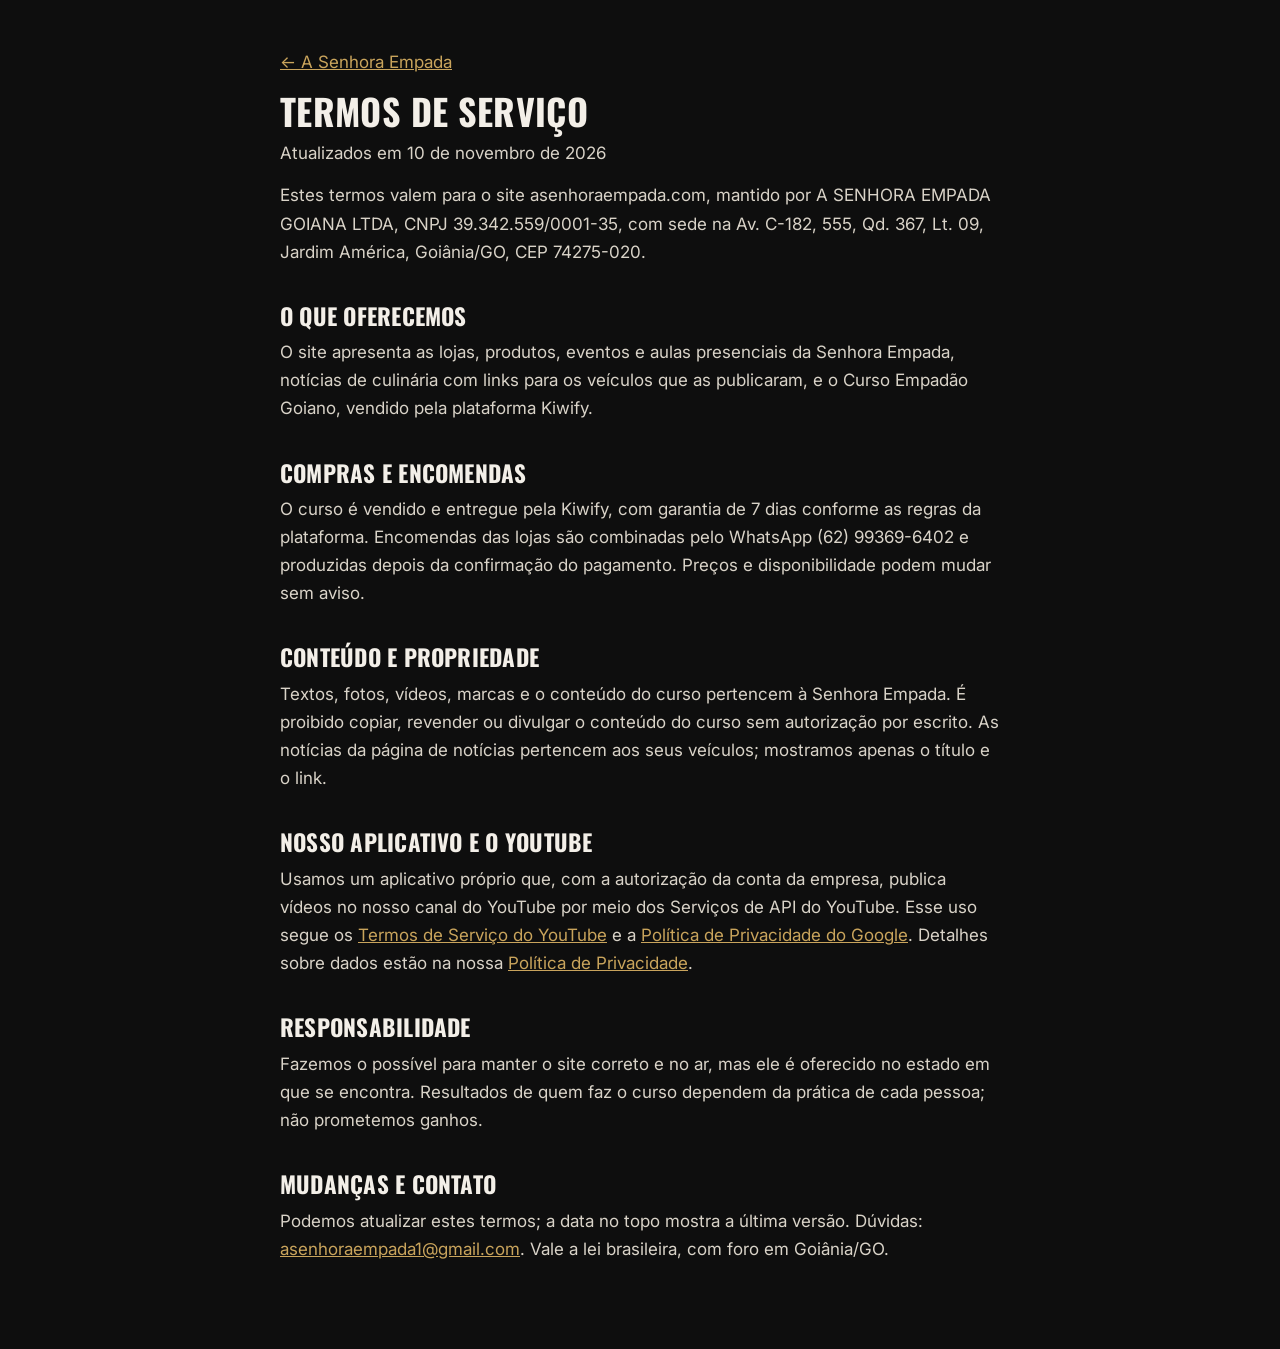
<file: termos.html>
<!doctype html>
<html lang="pt-BR"><head><meta charset="utf-8"><meta name="viewport" content="width=device-width,initial-scale=1">
<title>Termos de Serviço · A Senhora Empada</title><style>
body{margin:0;background:#FBF5EA;color:#2E1D12;font-family:-apple-system,BlinkMacSystemFont,"Segoe UI",Roboto,Helvetica,Arial,sans-serif;font-size:17px;line-height:1.65}
main{max-width:720px;margin:0 auto;padding:48px 24px 72px}
h1{font-family:Georgia,serif;font-size:36px;line-height:1.15;margin:0 0 8px}
h2{font-family:Georgia,serif;font-size:23px;line-height:1.25;margin:36px 0 8px}
p,ul{margin:0 0 14px}
ul{padding-left:22px}
li{margin-bottom:6px}
a{color:#A9441F}
.atualizado{color:#5E4636;font-size:15px;margin-bottom:28px}
</style><link href="https://fonts.googleapis.com/css2?family=Oswald:wght@500;600&family=Inter:wght@400;500;600&display=swap" rel="stylesheet">
<style>body{background:#0e0e0e!important;color:#d9d3c8!important;font-family:'Inter',system-ui,sans-serif!important}
h1,h2{font-family:'Oswald',Impact,sans-serif!important;text-transform:uppercase;color:#f3efe8!important;letter-spacing:.01em}
a{color:#c9a45c!important}</style>
</head><body><main>
<p><a href="./">← A Senhora Empada</a></p>
<h1>Termos de Serviço</h1>
<p>Atualizados em 10 de novembro de 2026</p>
<p>Estes termos valem para o site asenhoraempada.com, mantido por A SENHORA EMPADA GOIANA LTDA, CNPJ 39.342.559/0001-35, com sede na Av. C-182, 555, Qd. 367, Lt. 09, Jardim América, Goiânia/GO, CEP 74275-020.</p>
<h2>O que oferecemos</h2>
<p>O site apresenta as lojas, produtos, eventos e aulas presenciais da Senhora Empada, notícias de culinária com links para os veículos que as publicaram, e o Curso Empadão Goiano, vendido pela plataforma Kiwify.</p>
<h2>Compras e encomendas</h2>
<p>O curso é vendido e entregue pela Kiwify, com garantia de 7 dias conforme as regras da plataforma. Encomendas das lojas são combinadas pelo WhatsApp (62) 99369-6402 e produzidas depois da confirmação do pagamento. Preços e disponibilidade podem mudar sem aviso.</p>
<h2>Conteúdo e propriedade</h2>
<p>Textos, fotos, vídeos, marcas e o conteúdo do curso pertencem à Senhora Empada. É proibido copiar, revender ou divulgar o conteúdo do curso sem autorização por escrito. As notícias da página de notícias pertencem aos seus veículos; mostramos apenas o título e o link.</p>
<h2>Nosso aplicativo e o YouTube</h2>
<p>Usamos um aplicativo próprio que, com a autorização da conta da empresa, publica vídeos no nosso canal do YouTube por meio dos Serviços de API do YouTube. Esse uso segue os <a href="https://www.youtube.com/t/terms">Termos de Serviço do YouTube</a> e a <a href="https://policies.google.com/privacy">Política de Privacidade do Google</a>. Detalhes sobre dados estão na nossa <a href="privacidade.html">Política de Privacidade</a>.</p>
<h2>Responsabilidade</h2>
<p>Fazemos o possível para manter o site correto e no ar, mas ele é oferecido no estado em que se encontra. Resultados de quem faz o curso dependem da prática de cada pessoa; não prometemos ganhos.</p>
<h2>Mudanças e contato</h2>
<p>Podemos atualizar estes termos; a data no topo mostra a última versão. Dúvidas: <a href="mailto:asenhoraempada1@gmail.com">asenhoraempada1@gmail.com</a>. Vale a lei brasileira, com foro em Goiânia/GO.</p>
</main></body></html>
</file>
<file: estilo.css>
/* A Senhora Empada: identidade editorial (creme, chocolate, terracota; Fraunces + Manrope) */
:root{
  --creme:#f7efe2; --papel:#fffaf2; --cacau:#2d170c; --cacau-2:#4a2a18; --terra:#b4532a; --terra-2:#93401e;
  --ouro:#d9a441; --linha:rgba(45,23,12,.14); --suave:#7a5a45;
  --serif:"Fraunces",Georgia,serif; --sans:"Manrope",system-ui,-apple-system,sans-serif;
  --max:1180px; --raio:18px;
}
*{box-sizing:border-box;margin:0;padding:0}
html{scroll-behavior:smooth}
body{background:var(--creme);color:var(--cacau);font-family:var(--sans);font-size:17px;line-height:1.6;-webkit-font-smoothing:antialiased}
img{display:block;max-width:100%;height:auto}
a{color:inherit}
.envolve{max-width:var(--max);margin:0 auto;padding:0 24px}

/* topo */
.topo{position:sticky;top:0;z-index:20;background:rgba(247,239,226,.92);backdrop-filter:saturate(1.4) blur(10px);border-bottom:1px solid var(--linha)}
.topo .envolve{display:flex;align-items:center;justify-content:space-between;height:68px;gap:16px}
.marca{display:flex;align-items:center;gap:10px;text-decoration:none;font-family:var(--serif);font-weight:700;font-size:21px;letter-spacing:-.01em}
.marca img{width:38px;height:38px;border-radius:50%;object-fit:cover}
.menu{display:flex;gap:26px;list-style:none;font-weight:600;font-size:15px}
.menu a{text-decoration:none;opacity:.78}
.menu a:hover,.menu a[aria-current]{opacity:1;color:var(--terra)}
.botao{display:inline-flex;align-items:center;justify-content:center;gap:8px;background:var(--terra);color:#fff;text-decoration:none;font-weight:700;
  padding:14px 26px;border-radius:999px;transition:background .2s,transform .2s;border:0;font-size:16px;cursor:pointer}
.botao:hover{background:var(--terra-2);transform:translateY(-1px)}
.botao.claro{background:transparent;color:var(--cacau);border:1.5px solid var(--cacau)}
.botao.claro:hover{background:var(--cacau);color:var(--creme)}
.botao.pequeno{padding:10px 18px;font-size:14px}
.abre-menu{display:none;background:none;border:0;font-size:26px;cursor:pointer;color:var(--cacau)}

/* tipografia */
.sobretitulo{font-size:13px;font-weight:800;letter-spacing:.16em;text-transform:uppercase;color:var(--terra)}
h1,h2,h3{font-family:var(--serif);font-weight:700;letter-spacing:-.02em;line-height:1.08}
h1{font-size:clamp(42px,6.4vw,84px)}
h2{font-size:clamp(32px,4.4vw,54px)}
h3{font-size:24px;line-height:1.2}
.lead{font-size:clamp(18px,1.6vw,21px);color:var(--cacau-2);max-width:620px}
em.serif{font-family:var(--serif);font-style:italic;font-weight:500;color:var(--terra)}

/* abertura */
.abertura{display:grid;grid-template-columns:1.05fr 1fr;gap:56px;align-items:center;padding-top:72px;padding-bottom:88px}
.abertura .texto>*+*{margin-top:22px}
.abertura .acoes{display:flex;gap:14px;flex-wrap:wrap}
.abertura figure{position:relative}
.abertura figure img{border-radius:28px;aspect-ratio:4/5;object-fit:cover;width:100%;box-shadow:0 30px 60px -30px rgba(45,23,12,.5)}
.selo{position:absolute;left:-28px;bottom:36px;width:118px;height:118px;border-radius:50%;object-fit:cover;border:6px solid var(--creme);box-shadow:0 10px 30px rgba(0,0,0,.18)}
.fatos{display:flex;gap:36px;flex-wrap:wrap;padding-top:8px}
.fatos b{display:block;font-family:var(--serif);font-size:30px;line-height:1}
.fatos span{font-size:14px;color:var(--suave)}

/* secoes */
section{padding:96px 0}
.faixa-escura{background:var(--cacau);color:var(--creme)}
.faixa-escura .lead{color:#e9d9c3}
.faixa-papel{background:var(--papel)}
.cabeca{display:flex;justify-content:space-between;align-items:end;gap:24px;margin-bottom:44px;flex-wrap:wrap}
.cabeca>div>*+*{margin-top:14px}

/* curso em destaque */
.curso{display:grid;grid-template-columns:1fr 1fr;gap:56px;align-items:center}
.curso img{border-radius:var(--raio);aspect-ratio:1;object-fit:cover}
.curso ul{list-style:none;margin:26px 0;display:grid;gap:10px}
.curso li{padding-left:28px;position:relative}
.curso li::before{content:"";position:absolute;left:0;top:.62em;width:14px;height:2px;background:var(--ouro)}
.preco{font-family:var(--serif);font-size:44px;font-weight:700}
.preco small{font-family:var(--sans);font-size:15px;font-weight:500;opacity:.75;margin-left:8px}

/* grade de fotos */
.mosaico{display:grid;grid-template-columns:repeat(12,1fr);grid-auto-rows:110px;gap:14px}
.mosaico img{width:100%;height:100%;object-fit:cover;border-radius:14px}
.mosaico .a{grid-column:span 5;grid-row:span 4}.mosaico .b{grid-column:span 4;grid-row:span 2}.mosaico .c{grid-column:span 3;grid-row:span 2}
.mosaico .d{grid-column:span 3;grid-row:span 2}.mosaico .e{grid-column:span 4;grid-row:span 2}

/* cartoes */
.cartoes{display:grid;grid-template-columns:repeat(3,1fr);gap:22px}
.cartao{background:var(--papel);border:1px solid var(--linha);border-radius:var(--raio);overflow:hidden;display:flex;flex-direction:column}
.faixa-papel .cartao{background:var(--creme)}
.cartao img{aspect-ratio:4/3;object-fit:cover;width:100%}
.cartao .corpo{padding:24px;display:flex;flex-direction:column;gap:10px;flex:1}
.cartao .corpo .botao{margin-top:auto;align-self:flex-start}
.etiqueta{display:inline-block;font-size:12px;font-weight:800;letter-spacing:.12em;text-transform:uppercase;color:var(--terra);background:rgba(180,83,42,.1);padding:5px 10px;border-radius:999px;align-self:flex-start}
.arte{aspect-ratio:4/3;display:grid;place-items:center;background:linear-gradient(135deg,#e6c79a,#b4532a 60%,#2d170c);color:#fff;font-family:var(--serif);font-size:30px;font-style:italic;text-align:center;padding:24px}

/* noticias */
.lista-noticias{display:grid;grid-template-columns:repeat(3,1fr);gap:0 36px}
.noticia{display:block;padding:22px 0;border-top:1px solid var(--linha);text-decoration:none}
.noticia:hover h3{color:var(--terra)}
.noticia h3{font-size:20px;margin:8px 0;transition:color .2s}
.noticia .meta{font-size:13px;color:var(--suave);font-weight:600}
.faixa-escura .noticia{border-color:rgba(247,239,226,.18)}
.faixa-escura .noticia .meta{color:#cdb79c}

/* historia */
.historia{display:grid;grid-template-columns:.9fr 1.1fr;gap:64px;align-items:center}
.historia img{border-radius:var(--raio);aspect-ratio:4/5;object-fit:cover}
.historia blockquote{font-family:var(--serif);font-size:clamp(24px,2.4vw,32px);line-height:1.3;font-style:italic;border-left:3px solid var(--ouro);padding-left:22px;margin:26px 0}

/* lojas */
.lojas{display:grid;grid-template-columns:1fr 1fr;gap:22px}
.loja{border:1px solid rgba(247,239,226,.2);border-radius:var(--raio);padding:30px}
.loja h3{margin-bottom:8px}

/* chamada final */
.chamada{text-align:center}
.chamada>*+*{margin-top:20px}
.chamada .lead{margin-left:auto;margin-right:auto}

/* rodape */
.rodape{background:#1f0f07;color:#d9c6ad;padding:56px 0 40px;font-size:15px}
.rodape .envolve{display:grid;grid-template-columns:2fr 1fr 1fr 1fr;gap:32px}
.rodape h4{font-family:var(--serif);color:var(--creme);font-size:18px;margin-bottom:12px}
.rodape a{text-decoration:none;display:block;margin:6px 0;opacity:.85}
.rodape a:hover{opacity:1;color:#fff}
.rodape .fim{grid-column:1/-1;border-top:1px solid rgba(255,255,255,.1);padding-top:20px;margin-top:12px;font-size:13px;opacity:.7}

/* botao flutuante do WhatsApp */
.zap{position:fixed;right:20px;bottom:20px;z-index:30;width:58px;height:58px;border-radius:50%;background:#25d366;display:grid;place-items:center;box-shadow:0 10px 24px rgba(0,0,0,.25)}
.zap svg{width:30px;height:30px;fill:#fff}

/* paginas internas */
.capa-interna{padding:80px 0 40px}
.capa-interna>.envolve>*+*{margin-top:18px}
.lista-midia{display:grid;grid-template-columns:repeat(2,1fr);gap:22px}
.vazio{padding:28px;border:1.5px dashed var(--linha);border-radius:var(--raio);color:var(--suave)}

@media (max-width:900px){
  .menu{display:none;position:absolute;top:68px;left:0;right:0;flex-direction:column;gap:0;background:var(--creme);border-bottom:1px solid var(--linha);padding:8px 24px 16px}
  .menu.aberto{display:flex}
  .menu li a{display:block;padding:12px 0}
  .abre-menu{display:block}
  .topo .botao{display:none}
  .abertura,.curso,.historia,.lojas{grid-template-columns:1fr;gap:36px}
  .abertura{padding-top:40px;padding-bottom:64px}
  .selo{left:12px;width:92px;height:92px;bottom:16px}
  .cartoes,.lista-noticias,.lista-midia{grid-template-columns:1fr}
  .mosaico{grid-template-columns:repeat(2,1fr);grid-auto-rows:160px}
  .mosaico>*{grid-column:span 1!important;grid-row:span 1!important}
  .mosaico .a{grid-column:span 2!important;grid-row:span 2!important}
  section{padding:68px 0}
  .rodape .envolve{grid-template-columns:1fr 1fr}
}
.abertura figure img.selo{position:absolute;width:118px;height:118px;aspect-ratio:1;border-radius:50%;box-shadow:0 10px 30px rgba(0,0,0,.18)}
@media (max-width:900px){.abertura figure img.selo{width:92px;height:92px}}
.cartoes.dois{grid-template-columns:repeat(2,1fr)}
@media (max-width:900px){.cartoes.dois{grid-template-columns:1fr}}
.abertura{position:relative;display:block;max-width:none;padding:0!important;margin:0;min-height:88vh;overflow:hidden}
.abertura figure{position:absolute;inset:0;margin:0}
.abertura figure img:not(.selo){width:100%;height:100%;aspect-ratio:auto;border-radius:0;object-fit:cover;box-shadow:none}
.abertura figure img.selo{display:none}
.abertura::after{content:"";position:absolute;inset:0;background:linear-gradient(90deg,rgba(0,0,0,.72) 0%,rgba(0,0,0,.35) 55%,rgba(0,0,0,.05) 100%)}
.abertura .texto{position:relative;z-index:2;max-width:var(--max);margin:0 auto;padding:18vh 24px 10vh;color:#fff}
.abertura .texto h1,.abertura .texto .lead,.abertura .fatos b,.abertura .fatos span{color:#fff}
.abertura .texto .lead{max-width:560px;opacity:.92}
.abertura .botao.claro{color:#fff;border-color:#fff}
.abertura .botao.claro:hover{background:#fff;color:#111}
@media (max-width:900px){.abertura{min-height:92vh}.abertura .texto{padding:16vh 24px 8vh}.abertura::after{background:linear-gradient(0deg,rgba(0,0,0,.8) 0%,rgba(0,0,0,.35) 70%)}}
:root{--creme:#0e0e0e;--papel:#161616;--cacau:#f3efe8;--cacau-2:#d9d3c8;--terra:#c9a45c;--terra-2:#b38c43;--ouro:#c9a45c;--linha:rgba(255,255,255,.12);--suave:#a39d93;--serif:"Oswald",Impact,sans-serif;--sans:"Inter",system-ui,sans-serif}
body{background:#0e0e0e}
h1,h2,h3{font-weight:600;text-transform:uppercase;letter-spacing:.01em;line-height:1.02}
h1{font-size:clamp(48px,7vw,104px)}
em.serif{font-family:var(--serif);font-style:normal;color:var(--ouro)}
.topo{background:rgba(14,14,14,.86)}.marca{text-transform:uppercase;letter-spacing:.06em;font-size:18px}
.botao{border-radius:0;text-transform:uppercase;letter-spacing:.12em;font-size:14px;padding:16px 28px;color:#0e0e0e}
.faixa-escura{background:#1a1712}.faixa-papel{background:#141414}
.cartao{border-radius:0;background:#161616}.mosaico img,.curso img,.historia img{border-radius:0}
.etiqueta{border-radius:0;background:transparent;border:1px solid var(--ouro);color:var(--ouro)}
.rodape{background:#070707}.preco{color:var(--ouro)}
.faixa-escura{color:#f3efe8}.faixa-escura h2,.faixa-escura li{color:#f3efe8}.cartao h3,.cartao p{color:#f3efe8}.lojas .cartao p{color:#a39d93}.capa-interna h1{color:#f3efe8}.vazio{color:#a39d93}
</file>
